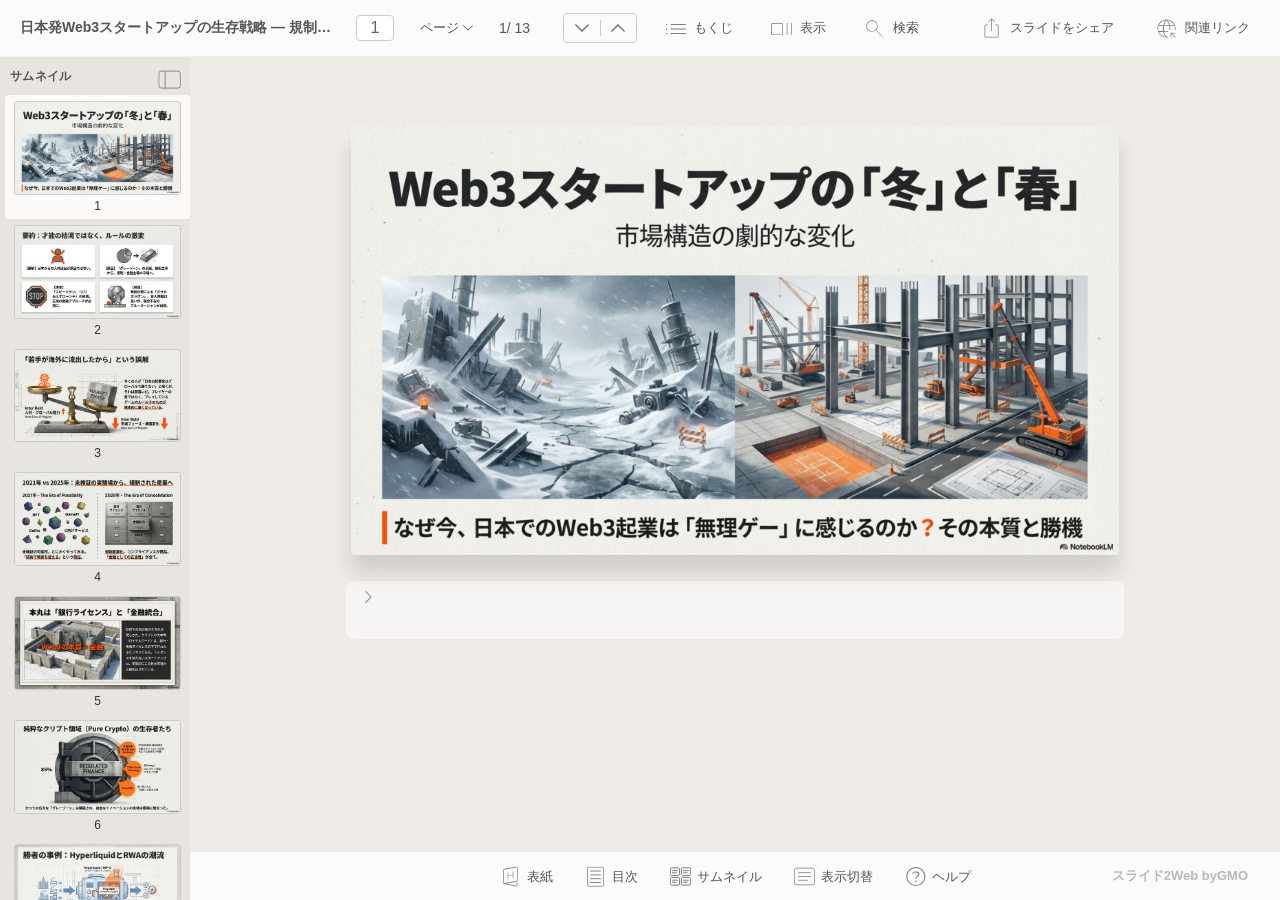
<file: slides_20260202/index.html>
<!DOCTYPE html>
<html lang="ja">

<head>
  <meta charset="UTF-8">
  <meta name="viewport" content="width=device-width, initial-scale=1.0">
  <title>日本発Web3スタートアップの生存戦略 ― 規制と金融統合の時代に、どう勝ち残るか ―｜1〜10ページ</title>
  <link rel="stylesheet" href="style.css">
</head>

<body data-hide-share="false" data-hide-links="false">
  <div id="zoomWrapper">
    <div id="zoomRoot">
      <div id="zoomContent">
  <header class="header">
    <div class="header-mobile">
      <button class="mobile-menu-toggle position-top-right" aria-label="メニュー" aria-expanded="false" aria-controls="mobileMenu">
        <span class="mobile-menu-line"></span>
        <span class="mobile-menu-line"></span>
        <span class="mobile-menu-line"></span>
      </button>
      <h1 class="slide-title mobile-slide-title">日本発Web3スタートアップの生存戦略 ― 規制と金融統合の時代に、どう勝ち残るか ―</h1>
    </div>
    <div class="header-desktop">
      <div class="header-left">
        <h1 class="slide-title">日本発Web3スタートアップの生存戦略 ― 規制と金融統合の時代に、どう勝ち残るか ―</h1>
        <div class="pagination">
          <input type="text" value="1" class="page-input">
          <div class="page-dropdown">
            <span class="page-label">ページ</span>
            <div class="page-menu">
              <div class="page-option" data-page="1">1</div>
              <div class="page-option" data-page="2">2</div>
              <div class="page-option" data-page="3">3</div>
              <div class="page-option" data-page="4">4</div>
              <div class="page-option" data-page="5">5</div>
              <div class="page-option" data-page="6">6</div>
              <div class="page-option" data-page="7">7</div>
              <div class="page-option" data-page="8">8</div>
              <div class="page-option" data-page="9">9</div>
              <div class="page-option" data-page="10">10</div>
              <div class="page-option" data-page="11">11</div>
              <div class="page-option" data-page="12">12</div>
              <div class="page-option" data-page="13">13</div>
            </div>
          </div>
          <span class="page-total"><span class="current-page">1</span> / 13</span>
          <div class="page-btns">
            <button class="page-btn down">
              <img src="assets/chevron.svg" alt="前のページ">
            </button>
            <button class="page-btn up">
              <img src="assets/chevron.svg" alt="次のページ" style="transform: rotate(180deg);">
            </button>
          </div>
        </div>
        <!-- === もくじ === -->
        <div class="header-item" data-menu="toc" data-tooltip="もくじ">
          <img src="assets/list_icon.svg" alt="もくじ">
          <span>もくじ</span>
          <div class="header-menu">
            <p class="index-h"><a href="index.html?page=1"> … 1</a></p>
            <p class="index-h"><a href="index.html?page=2"> … 2</a></p>
            <p class="index-h"><a href="index.html?page=3"> … 3</a></p>
            <p class="index-h"><a href="index.html?page=4"> … 4</a></p>
            <p class="index-h"><a href="index.html?page=5"> … 5</a></p>
            <p class="index-h"><a href="index.html?page=6"> … 6</a></p>
            <p class="index-h"><a href="index.html?page=7"> … 7</a></p>
            <p class="index-h"><a href="index.html?page=8"> … 8</a></p>
            <p class="index-h"><a href="index.html?page=9"> … 9</a></p>
            <p class="index-h"><a href="index.html?page=10"> … 10</a></p>
            <p class="index-h"><a href="2.html?page=11"> … 11</a></p>
            <p class="index-h"><a href="2.html?page=12"> … 12</a></p>
            <p class="index-h"><a href="2.html?page=13"> … 13</a></p>
          </div>
        </div>
        <!-- === 表示 === -->
        <div class="header-item" data-menu="display" data-tooltip="表示">
          <img src="assets/overview_icon.svg" alt="表示">
          <span>表示</span>
          <div class="header-menu display-menu">
            <div class="display-option" data-mode="continuous">
              <span class="checkmark"></span>
              <img src="assets/consec_icon.svg" alt="連続表示">
              <span>連続表示</span>
            </div>
            <div class="display-option" data-mode="single">
              <span class="checkmark">✔︎</span>
              <img src="assets/pageview_icon.svg" alt="1枚ずつ表示">
              <span>1枚ずつ表示</span>
            </div>
            <a href="thumbnail.html" class="display-option" data-mode="thumbnail" style="text-decoration: none">
              <span class="checkmark"></span>
              <img src="assets/thumbnail_icon.svg" alt="サムネイル表示">
              <span>サムネイル表示</span>
            </a>
          </div>
        </div>

        <!-- === 検索 === -->
        <div class="header-item" data-menu="search" data-tooltip="検索">
          <img src="assets/search_icon.svg" alt="検索">
          <span>検索</span>
          <div class="header-menu">
            <input type="text" placeholder="検索キーワードを入力" class="search-input">
            <button class="search-btn">検索</button>
          </div>
        </div>
      </div>

      <div class="header-right">
        <!-- === スライドをシェア === -->
        <div class="header-item" data-menu="share" data-tooltip="スライドをシェア">
          <img src="assets/share_icon.svg" alt="スライドをシェア">
          <span>スライドをシェア</span>
          <div class="header-menu">
            <div class="share-section">
              <h4>スライド全体をシェア</h4>
              <div class="share-icons">
                <img src="assets/x_icon.svg" alt="X">
                <img src="assets/fb_icon.svg" alt="Facebook">
                <div class="share-link">
                  <img src="assets/copy_icon.svg" alt="コピー">
                  <span>リンクをコピー</span>
                </div>
              </div>
            </div>
            <hr class="share-current-page-separator">
            <div class="share-section share-current-page-section">
              <h4>このページをシェア：<span class="share-current-page-text" data-share-current-page-text>1 ページ</span></h4>
              <div class="share-icons">
                <img src="assets/x_icon.svg" alt="X">
                <img src="assets/fb_icon.svg" alt="Facebook">
                <div class="share-link">
                  <img src="assets/copy_icon.svg" alt="コピー">
                  <span>リンクをコピー</span>
                </div>
              </div>
            </div>
          </div>
        </div>

        <!-- === 関連リンク === -->
        <div class="header-item" data-menu="links" data-tooltip="関連リンク">
          <img src="assets/www_icon.svg" alt="関連リンク">
          <span>関連リンク</span>
          <div class="header-menu">
            <ul class="related-links">
              <li><a href="https://open.spotify.com/show/3DlNLpbjdk0sRmgLlLsMet?si=e5bbb1f4d0964ef8" target="_blank"><img src="assets/linkout_icon.svg" alt="別窓"> Podcast</a></li>
              <li><a href="https://x.com/yu_nmzk/" target="_blank"><img src="assets/linkout_icon.svg" alt="別窓"> X.com</a></li>
          </ul>
          </div>
        </div>
      </div>
    </div>
  </header><div class="mobile-menu-overlay" id="mobileMenuOverlay"></div>
<nav class="mobile-menu" id="mobileMenu" aria-hidden="true">
  <ul class="mobile-menu-list">
    <li>
      <a
        href="index.html?page=1"
        data-mobile-action="home"
        class="mobile-menu-link"
      >
        <img
          src="assets/heading_icon.svg"
          alt="表紙"
          class="mobile-menu-icon"
          aria-hidden="true"
        />
        <span>表紙</span>
      </a>
    </li>
    <li>
      <a href="contents.html" data-mobile-action="toc" class="mobile-menu-link">
        <img
          src="assets/index_icon.svg"
          alt="目次"
          class="mobile-menu-icon"
          aria-hidden="true"
        />
        <span>目次</span>
      </a>
    </li>
     <li>
      <button
        type="button"
        data-mobile-action="display-mode"
        class="mobile-menu-link mobile-display-toggle"
      >
        <img
          src="assets/consec_icon.svg"
          alt="連続表示"
          class="mobile-menu-icon"
          aria-hidden="true"
        />
        <span class="mobile-display-toggle-label">連続表示</span>
      </button>
    </li>
     <li>
      <a
        href="thumbnail.html"
        data-mobile-action="thumbnail"
        class="mobile-menu-link"
      >
        <img
          src="assets/thumbnail_icon.svg"
          alt="サムネイル表示"
          class="mobile-menu-icon"
          aria-hidden="true"
        />
        <span>サムネイル表示</span>
      </a>
    </li>
    <li>
      <button
        type="button"
        data-mobile-action="search"
        class="mobile-menu-link"
      >
        <img
          src="assets/search_icon.svg"
          alt="検索"
          class="mobile-menu-icon"
          aria-hidden="true"
        />
        <span>検索</span>
      </button>
    </li>
    <li>
      <button
        type="button"
        data-mobile-action="download"
        class="mobile-menu-link"
      >
        <img
          src="assets/download_icon.svg"
          alt="PDFダウンロード"
          class="mobile-menu-icon"
          aria-hidden="true"
        />
        <span>PDFダウンロード</span>
      </button>
    </li>
    <li>
      <button type="button" data-mobile-action="share" class="mobile-menu-link">
        <img
          src="assets/share_icon.svg"
          alt="スライドをシェア"
          class="mobile-menu-icon"
          aria-hidden="true"
        />
        <span>スライドをシェア</span>
      </button>
    </li>
    <li class="mobile-submenu" id="mobile-related-links">
      <button
        type="button"
        class="mobile-submenu-toggle mobile-menu-link"
        aria-expanded="false"
      >
        <img
          src="assets/www_icon.svg"
          alt="関連リンク"
          class="mobile-menu-icon"
          aria-hidden="true"
        />
        <span>関連リンク</span>
      </button>
      <ul class="mobile-submenu-list" id="mobile-related-links-list">
              <li><a href="https://open.spotify.com/show/3DlNLpbjdk0sRmgLlLsMet?si=e5bbb1f4d0964ef8" target="_blank"><img src="assets/linkout_icon.svg" alt="別窓"> Podcast</a></li>
              <li><a href="https://x.com/yu_nmzk/" target="_blank"><img src="assets/linkout_icon.svg" alt="別窓"> X.com</a></li>
        </ul>
    </li>
    <li>
      <button type="button" data-mobile-action="help" class="mobile-menu-link">
        <img
          src="assets/help_icon.svg"
          alt="ヘルプ"
          class="mobile-menu-icon"
          aria-hidden="true"
        />
        <span>ヘルプ</span>
      </button>
    </li>
  </ul>

  <div class="mobile-menu-footer">
      <a class="footer-brand" href="https://www.slide2web.gmo/" target="_blank" rel="noopener noreferrer">スライド2Web byGMO</a>
  </div>
</nav>
        <div class="layout">
          <aside class="sidebar" id="sidebar">
            <div class="sidebar-header">
              <span>サムネイル</span>
              <button id="toggleSidebar" class="sidebar-toggle">
                <img src="assets/sidebar.svg" alt="close sidebar">
              </button>
            </div>

            <div class="thumbs">
                      <div class="thumbnail" data-page="1">
          <img src="thumbnail/1.webp" alt="ページ 1">
          <span class="thumb-number">1</span>
        </div>
        <div class="thumbnail" data-page="2">
          <img src="thumbnail/2.webp" alt="ページ 2">
          <span class="thumb-number">2</span>
        </div>
        <div class="thumbnail" data-page="3">
          <img src="thumbnail/3.webp" alt="ページ 3">
          <span class="thumb-number">3</span>
        </div>
        <div class="thumbnail" data-page="4">
          <img src="thumbnail/4.webp" alt="ページ 4">
          <span class="thumb-number">4</span>
        </div>
        <div class="thumbnail" data-page="5">
          <img src="thumbnail/5.webp" alt="ページ 5">
          <span class="thumb-number">5</span>
        </div>
        <div class="thumbnail" data-page="6">
          <img src="thumbnail/6.webp" alt="ページ 6">
          <span class="thumb-number">6</span>
        </div>
        <div class="thumbnail" data-page="7">
          <img src="thumbnail/7.webp" alt="ページ 7">
          <span class="thumb-number">7</span>
        </div>
        <div class="thumbnail" data-page="8">
          <img src="thumbnail/8.webp" alt="ページ 8">
          <span class="thumb-number">8</span>
        </div>
        <div class="thumbnail" data-page="9">
          <img src="thumbnail/9.webp" alt="ページ 9">
          <span class="thumb-number">9</span>
        </div>
        <div class="thumbnail" data-page="10">
          <img src="thumbnail/10.webp" alt="ページ 10">
          <span class="thumb-number">10</span>
        </div>
        <div class="thumbnail" data-page="11">
          <img src="thumbnail/11.webp" alt="ページ 11">
          <span class="thumb-number">11</span>
        </div>
        <div class="thumbnail" data-page="12">
          <img src="thumbnail/12.webp" alt="ページ 12">
          <span class="thumb-number">12</span>
        </div>
        <div class="thumbnail" data-page="13">
          <img src="thumbnail/13.webp" alt="ページ 13">
          <span class="thumb-number">13</span>
        </div>
            </div>
            <div class="sidebar-resizer"></div>
          </aside>

          <button id="sidebarCollapsedBtn" class="sidebar-collapsed-btn">
            <img src="assets/sidebar.svg" alt="open sidebar">
          </button>

          <main class="snap-viewer" id="viewer">
                  <div class="page" data-page="1">
        <div class="nav-zone left"></div>
        <div class="page-grid" role="presentation">
          <div class="page-grid__slide">
            <img src="image/1.webp" alt="ページ 1">
          </div>
          <div class="page-grid__text">
            <div class="ocr-container">
              <button type="button" class="ocr-tooltip-trigger">スライドに記載されたテキスト全文はこちら</button>
              <div class="ocr-left">
                <div class="ocr-header">
                  <span class="ocr-chevron"></span>
                </div>
              </div>
              <div class="ocr-right">
                <div class="ocr-box">
                 
                </div>
                <p class="ocr-note">スライドに記載されたテキスト全文：自動抽出のため、画像内のテキストなどが一部表示されない場合がございます。</p>
              </div>
            </div>
          </div>
          <div class="page-grid__spacer" aria-hidden="true"></div>
          <div class="nav-zone right"></div>
        </div>
      </div>
      <div class="page" data-page="2">
        <div class="nav-zone left"></div>
        <div class="page-grid" role="presentation">
          <div class="page-grid__slide">
            <img src="image/2.webp" alt="ページ 2">
          </div>
          <div class="page-grid__text">
            <div class="ocr-container">
              <button type="button" class="ocr-tooltip-trigger">スライドに記載されたテキスト全文はこちら</button>
              <div class="ocr-left">
                <div class="ocr-header">
                  <span class="ocr-chevron"></span>
                </div>
              </div>
              <div class="ocr-right">
                <div class="ocr-box">
                 
                </div>
                <p class="ocr-note">スライドに記載されたテキスト全文：自動抽出のため、画像内のテキストなどが一部表示されない場合がございます。</p>
              </div>
            </div>
          </div>
          <div class="page-grid__spacer" aria-hidden="true"></div>
          <div class="nav-zone right"></div>
        </div>
      </div>
      <div class="page" data-page="3">
        <div class="nav-zone left"></div>
        <div class="page-grid" role="presentation">
          <div class="page-grid__slide">
            <img src="image/3.webp" alt="ページ 3">
          </div>
          <div class="page-grid__text">
            <div class="ocr-container">
              <button type="button" class="ocr-tooltip-trigger">スライドに記載されたテキスト全文はこちら</button>
              <div class="ocr-left">
                <div class="ocr-header">
                  <span class="ocr-chevron"></span>
                </div>
              </div>
              <div class="ocr-right">
                <div class="ocr-box">
                 
                </div>
                <p class="ocr-note">スライドに記載されたテキスト全文：自動抽出のため、画像内のテキストなどが一部表示されない場合がございます。</p>
              </div>
            </div>
          </div>
          <div class="page-grid__spacer" aria-hidden="true"></div>
          <div class="nav-zone right"></div>
        </div>
      </div>
      <div class="page" data-page="4">
        <div class="nav-zone left"></div>
        <div class="page-grid" role="presentation">
          <div class="page-grid__slide">
            <img src="image/4.webp" alt="ページ 4">
          </div>
          <div class="page-grid__text">
            <div class="ocr-container">
              <button type="button" class="ocr-tooltip-trigger">スライドに記載されたテキスト全文はこちら</button>
              <div class="ocr-left">
                <div class="ocr-header">
                  <span class="ocr-chevron"></span>
                </div>
              </div>
              <div class="ocr-right">
                <div class="ocr-box">
                 
                </div>
                <p class="ocr-note">スライドに記載されたテキスト全文：自動抽出のため、画像内のテキストなどが一部表示されない場合がございます。</p>
              </div>
            </div>
          </div>
          <div class="page-grid__spacer" aria-hidden="true"></div>
          <div class="nav-zone right"></div>
        </div>
      </div>
      <div class="page" data-page="5">
        <div class="nav-zone left"></div>
        <div class="page-grid" role="presentation">
          <div class="page-grid__slide">
            <img src="image/5.webp" alt="ページ 5">
          </div>
          <div class="page-grid__text">
            <div class="ocr-container">
              <button type="button" class="ocr-tooltip-trigger">スライドに記載されたテキスト全文はこちら</button>
              <div class="ocr-left">
                <div class="ocr-header">
                  <span class="ocr-chevron"></span>
                </div>
              </div>
              <div class="ocr-right">
                <div class="ocr-box">
                 
                </div>
                <p class="ocr-note">スライドに記載されたテキスト全文：自動抽出のため、画像内のテキストなどが一部表示されない場合がございます。</p>
              </div>
            </div>
          </div>
          <div class="page-grid__spacer" aria-hidden="true"></div>
          <div class="nav-zone right"></div>
        </div>
      </div>
      <div class="page" data-page="6">
        <div class="nav-zone left"></div>
        <div class="page-grid" role="presentation">
          <div class="page-grid__slide">
            <img src="image/6.webp" alt="ページ 6">
          </div>
          <div class="page-grid__text">
            <div class="ocr-container">
              <button type="button" class="ocr-tooltip-trigger">スライドに記載されたテキスト全文はこちら</button>
              <div class="ocr-left">
                <div class="ocr-header">
                  <span class="ocr-chevron"></span>
                </div>
              </div>
              <div class="ocr-right">
                <div class="ocr-box">
                 
                </div>
                <p class="ocr-note">スライドに記載されたテキスト全文：自動抽出のため、画像内のテキストなどが一部表示されない場合がございます。</p>
              </div>
            </div>
          </div>
          <div class="page-grid__spacer" aria-hidden="true"></div>
          <div class="nav-zone right"></div>
        </div>
      </div>
      <div class="page" data-page="7">
        <div class="nav-zone left"></div>
        <div class="page-grid" role="presentation">
          <div class="page-grid__slide">
            <img src="image/7.webp" alt="ページ 7">
          </div>
          <div class="page-grid__text">
            <div class="ocr-container">
              <button type="button" class="ocr-tooltip-trigger">スライドに記載されたテキスト全文はこちら</button>
              <div class="ocr-left">
                <div class="ocr-header">
                  <span class="ocr-chevron"></span>
                </div>
              </div>
              <div class="ocr-right">
                <div class="ocr-box">
                 
                </div>
                <p class="ocr-note">スライドに記載されたテキスト全文：自動抽出のため、画像内のテキストなどが一部表示されない場合がございます。</p>
              </div>
            </div>
          </div>
          <div class="page-grid__spacer" aria-hidden="true"></div>
          <div class="nav-zone right"></div>
        </div>
      </div>
      <div class="page" data-page="8">
        <div class="nav-zone left"></div>
        <div class="page-grid" role="presentation">
          <div class="page-grid__slide">
            <img src="image/8.webp" alt="ページ 8">
          </div>
          <div class="page-grid__text">
            <div class="ocr-container">
              <button type="button" class="ocr-tooltip-trigger">スライドに記載されたテキスト全文はこちら</button>
              <div class="ocr-left">
                <div class="ocr-header">
                  <span class="ocr-chevron"></span>
                </div>
              </div>
              <div class="ocr-right">
                <div class="ocr-box">
                 
                </div>
                <p class="ocr-note">スライドに記載されたテキスト全文：自動抽出のため、画像内のテキストなどが一部表示されない場合がございます。</p>
              </div>
            </div>
          </div>
          <div class="page-grid__spacer" aria-hidden="true"></div>
          <div class="nav-zone right"></div>
        </div>
      </div>
      <div class="page" data-page="9">
        <div class="nav-zone left"></div>
        <div class="page-grid" role="presentation">
          <div class="page-grid__slide">
            <img src="image/9.webp" alt="ページ 9">
          </div>
          <div class="page-grid__text">
            <div class="ocr-container">
              <button type="button" class="ocr-tooltip-trigger">スライドに記載されたテキスト全文はこちら</button>
              <div class="ocr-left">
                <div class="ocr-header">
                  <span class="ocr-chevron"></span>
                </div>
              </div>
              <div class="ocr-right">
                <div class="ocr-box">
                 
                </div>
                <p class="ocr-note">スライドに記載されたテキスト全文：自動抽出のため、画像内のテキストなどが一部表示されない場合がございます。</p>
              </div>
            </div>
          </div>
          <div class="page-grid__spacer" aria-hidden="true"></div>
          <div class="nav-zone right"></div>
        </div>
      </div>
      <div class="page" data-page="10">
        <div class="nav-zone left"></div>
        <div class="page-grid" role="presentation">
          <div class="page-grid__slide">
            <img src="image/10.webp" alt="ページ 10">
          </div>
          <div class="page-grid__text">
            <div class="ocr-container">
              <button type="button" class="ocr-tooltip-trigger">スライドに記載されたテキスト全文はこちら</button>
              <div class="ocr-left">
                <div class="ocr-header">
                  <span class="ocr-chevron"></span>
                </div>
              </div>
              <div class="ocr-right">
                <div class="ocr-box">
                 
                </div>
                <p class="ocr-note">スライドに記載されたテキスト全文：自動抽出のため、画像内のテキストなどが一部表示されない場合がございます。</p>
              </div>
            </div>
          </div>
          <div class="page-grid__spacer" aria-hidden="true"></div>
          <div class="nav-zone right"></div>
        </div>
      </div>
          </main>
        </div>

  <footer class="footer">
    <div class="footer-inner">
      <div class="footer-toc-links" aria-label="フッタークイックリンク">
        <a href="index.html?page=1" style="text-decoration: none;" class="footer-toc-btn">
          <img src="assets/heading_icon.svg" alt="表紙へ">
          <span>表紙</span>
        </a>
        <a href="contents.html" class="footer-toc-btn" style="text-decoration: none;">
          <img src="assets/index_icon.svg" alt="目次">
          <span>目次</span>
        </a>
        <a href="thumbnail.html" class="footer-toc-btn" style="text-decoration: none;">
          <img src="assets/thumbnail_icon.svg" alt="サムネイル表示">
          <span>サムネイル</span>
        </a>
        <button type="button" class="footer-toc-btn" data-footer-action="display" data-tooltip="スライドを 連続表示 ⇔ 1枚ずつ表示">
          <img src="assets/consec_icon.svg" alt="表示切り替え">
          <span>表示切替</span>
        </button>
        <button type="button" class="footer-toc-btn download" data-footer-action="download">
          <img src="assets/download_icon.svg" alt="PDFダウンロード">
          <span>PDF</span>
        </button>
        <button type="button" class="footer-toc-btn help" data-footer-action="help">
          <img src="assets/help_icon.svg" alt="ヘルプ　操作方法のご案内">
          <span>ヘルプ</span>
        </button>
      </div>
      <div class="footer-right">
        <a class="footer-brand" href="https://www.slide2web.gmo/" target="_blank" rel="noopener noreferrer">スライド2Web byGMO</a>
      </div>
    </div>
  </footer>
        <script src="script.js"></script>
      </div>

  <!-- === ヘルプモーダル === -->
  <div id="helpModal" class="modal">
    <button class="modal-close">✕</button>
    <div class="modal-content">
      <h2>ヘルプ　操作方法のご案内</h2>
      <p><strong>スライドの操作方法</strong></p>
      <ul>
        <li>スライドの表示は、「1枚ずつ表示」と「連続表示」を切り替えられます。ヘッダーの「表示」メニュー、または画面下部フッターの「表示切替ボタン」から変更できます。</li>
        <li>「1枚ずつ表示」画面では、スライドの右側をクリックすると「次のスライド」、左側をクリックすると「前のスライド」を表示できます（クリック領域はスライド中央を境に左右に分かれています）。</li>
        <li>スライド下部の「＞TEXT」をクリックすると、スライドに記載されているテキスト全文が表示されます。再度クリックすると、表示を閉じることができます。テキストを引用する際にご活用いただけます。また、URLが記載されている場合は、リンクが有効になります。</li>
      </ul>
      <p><strong>ヘッダー（画面上部の帯）</strong></p>
      <ul>
        <li>画面左上の「資料のタイトル」をクリックすると、最初のスライドが表示されます。</li>
        <li>「ページ」をクリックすると、プルダウンメニューから「ページ数」を選択できます。</li>
        <li>「ページ」欄の左側にある番号入力ボックスに、表示したいページ番号を直接入力できます。</li>
        <li>「検索」機能を利用すると、入力した文字列が含まれているページを簡単に見つけることができます。</li>
      </ul>
      <p><strong>フッター（画面下部の帯）</strong></p>
      <ul>
        <li>表紙：最初のスライドが表示されます。</li>
        <li>目次：目次ページが表示されます。</li>
        <li>サムネイル：サムネイル一覧ページが表示されます。</li>
        <li>表示切り替え：ボタンを押すことで、スライドの「1枚ずつ表示」と「連続表示」を切り替えることができます。</li>
      </ul>
      <p><strong>左側サムネイルエリア</strong></p>
      <ul>
        <li>左側サムネイルエリアのスクロールバーの左側付近をクリックして左右にドラッグすることで、サムネイルのサイズを調整できます。</li>
      </ul>
      <p>
        本HTMLスライドは、<a href="https://www.slide2web.gmo/" target="_blank">「スライド2Web byGMO」</a>で作成されています。
      </p>
    </div>
  </div>  <!-- === モバイル検索モーダル === -->
  <div id="mobileSearchModal" class="modal mobile-modal">
    <button class="modal-close">✕</button>
    <div class="modal-content">
      <h2>検索</h2>
      <div class="mobile-search-group">
        <input type="text" placeholder="検索キーワードを入力" class="search-input">
        <button class="search-btn">検索</button>
      </div>
    </div>
  </div>

  <!-- === 検索結果モーダル === -->
  <div id="searchResultsModal" class="modal search-modal">
    <button class="modal-close" aria-label="検索結果を閉じる">✕</button>
    <div class="modal-content">
      <div class="search-modal-header">
        <h2>検索結果</h2>
        <p class="search-modal-summary">キーワードに一致したスライドを表示しています。</p>
        <p class="search-results-empty" hidden>該当する結果がありませんでした。</p>
      </div>
      <div class="search-results-list" aria-live="polite"></div>
    </div>
  </div>  <!-- === モバイル共有モーダル === -->
  <div id="mobileShareModal" class="modal mobile-modal">
    <button class="modal-close">✕</button>
    <div class="modal-content">
      <h2>スライドをシェア</h2>
      <div class="share-section">
        <h4>スライド全体をシェア</h4>
        <div class="share-icons">
          <img src="assets/x_icon.svg" alt="X">
          <img src="assets/fb_icon.svg" alt="Facebook">
          <div class="share-link">
            <img src="assets/copy_icon.svg" alt="コピー">
            <span>リンクをコピー</span>
          </div>
        </div>
      </div>
      <hr class="share-current-page-separator">
      <div class="share-section share-current-page-section">
        <h4>このページをシェア：<span class="share-current-page-text" data-share-current-page-text>1 ページ</span></h4>
        <div class="share-icons">
          <img src="assets/x_icon.svg" alt="X">
          <img src="assets/fb_icon.svg" alt="Facebook">
          <div class="share-link">
            <img src="assets/copy_icon.svg" alt="コピー">
            <span>リンクをコピー</span>
          </div>
        </div>
      </div>
    </div>
  </div>    </div>
  </div>
</body>

</html>
</file>
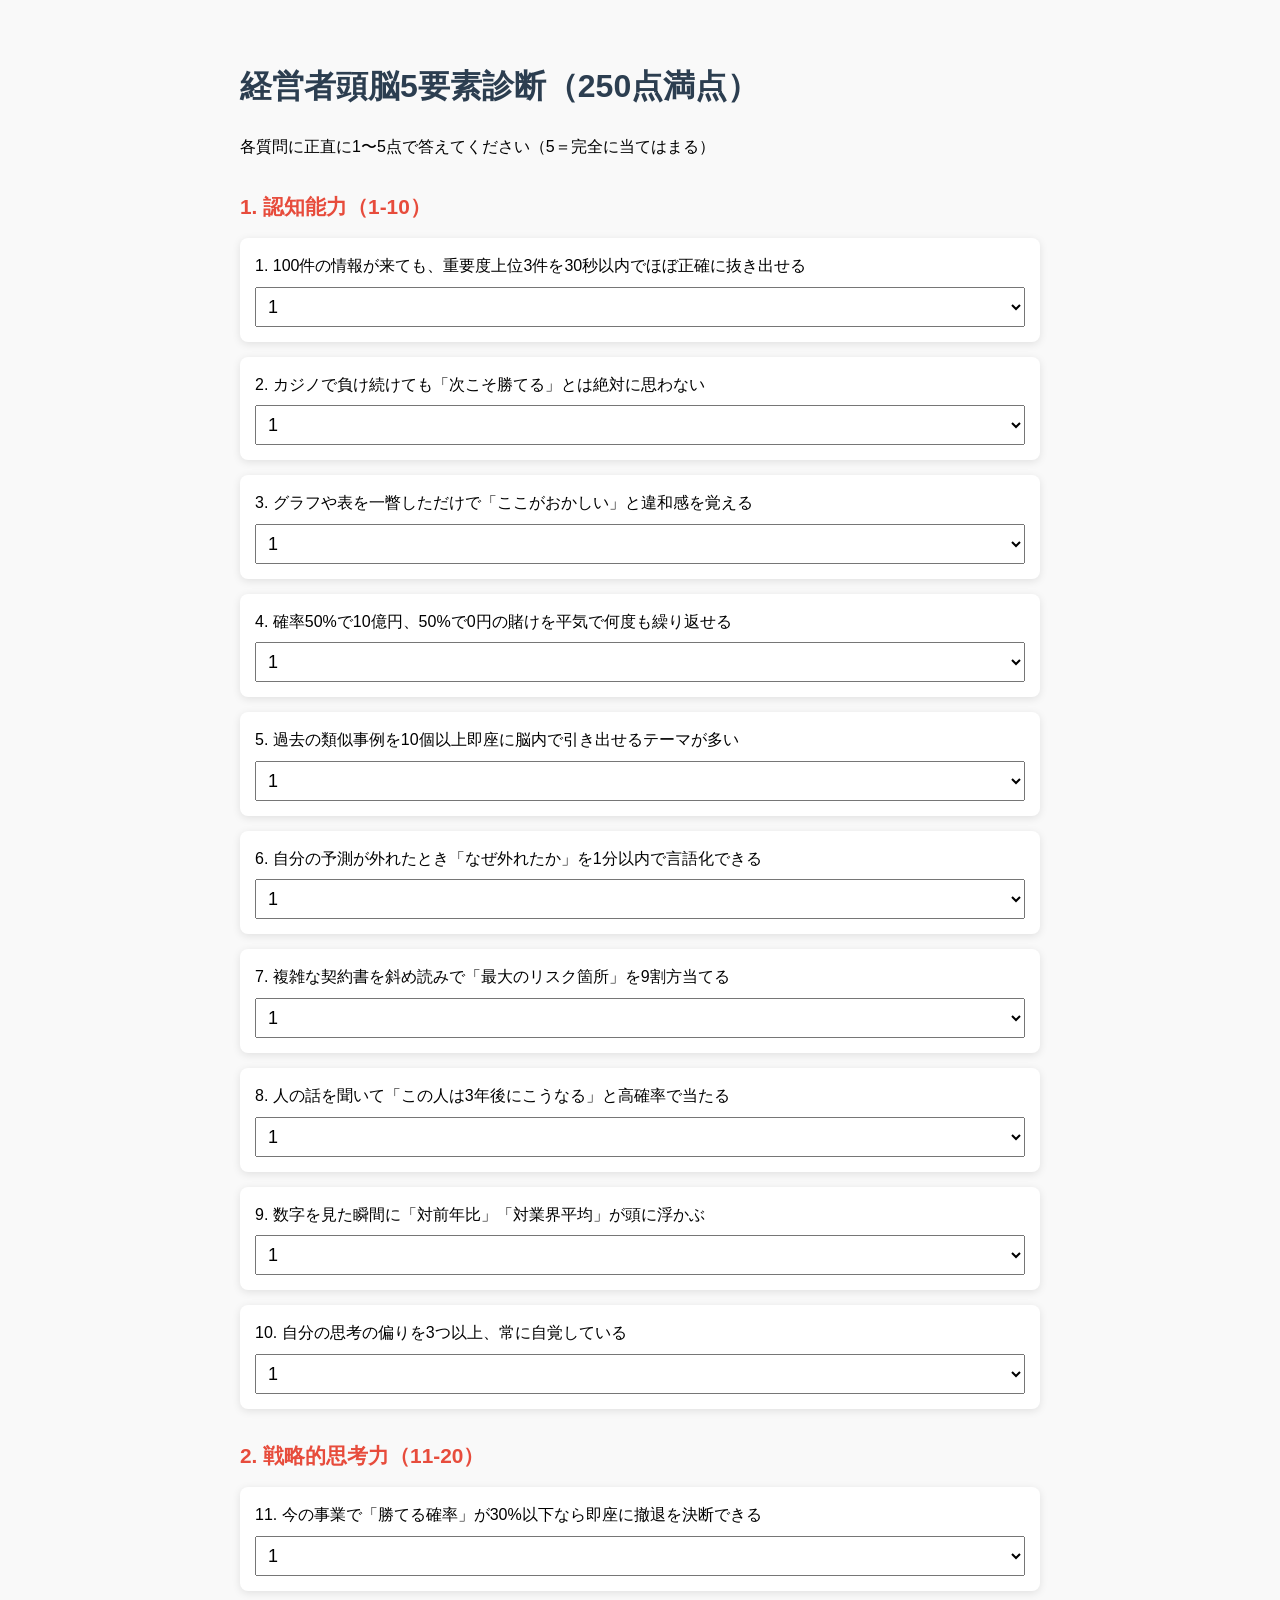
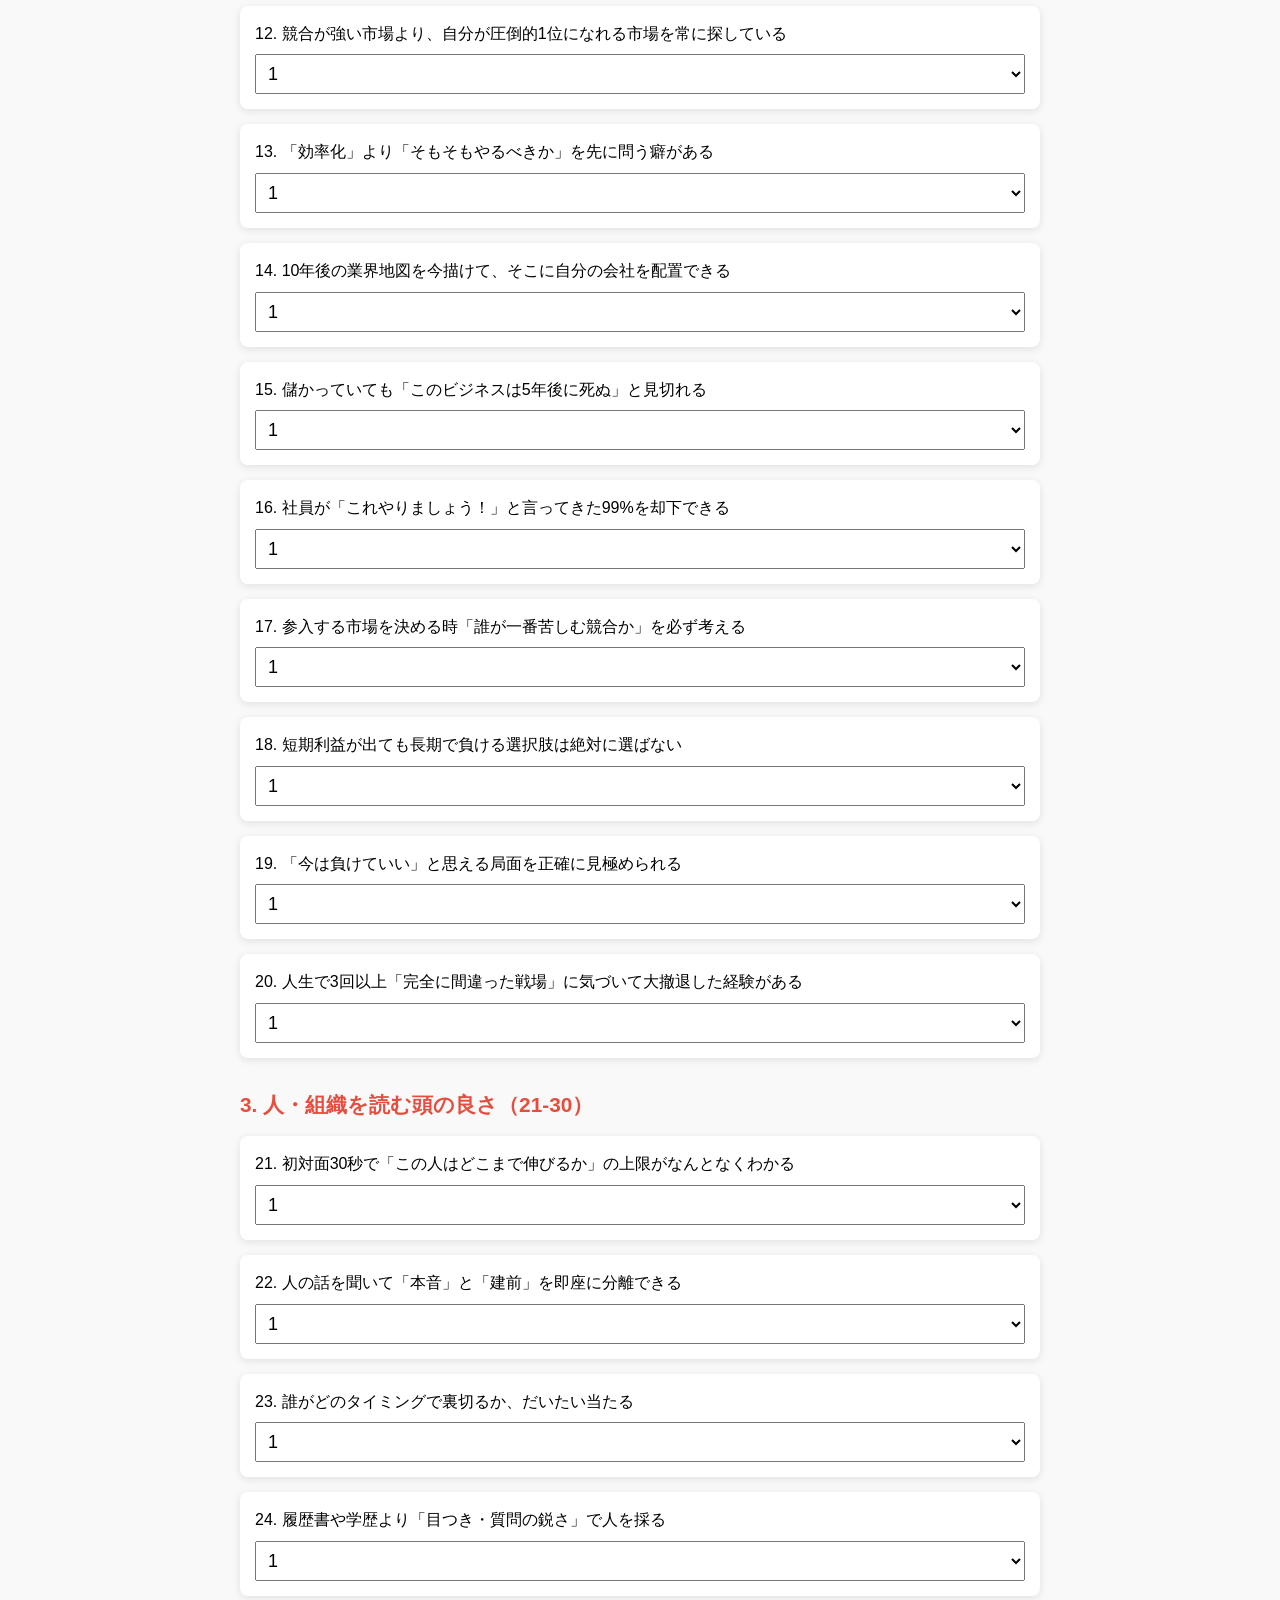
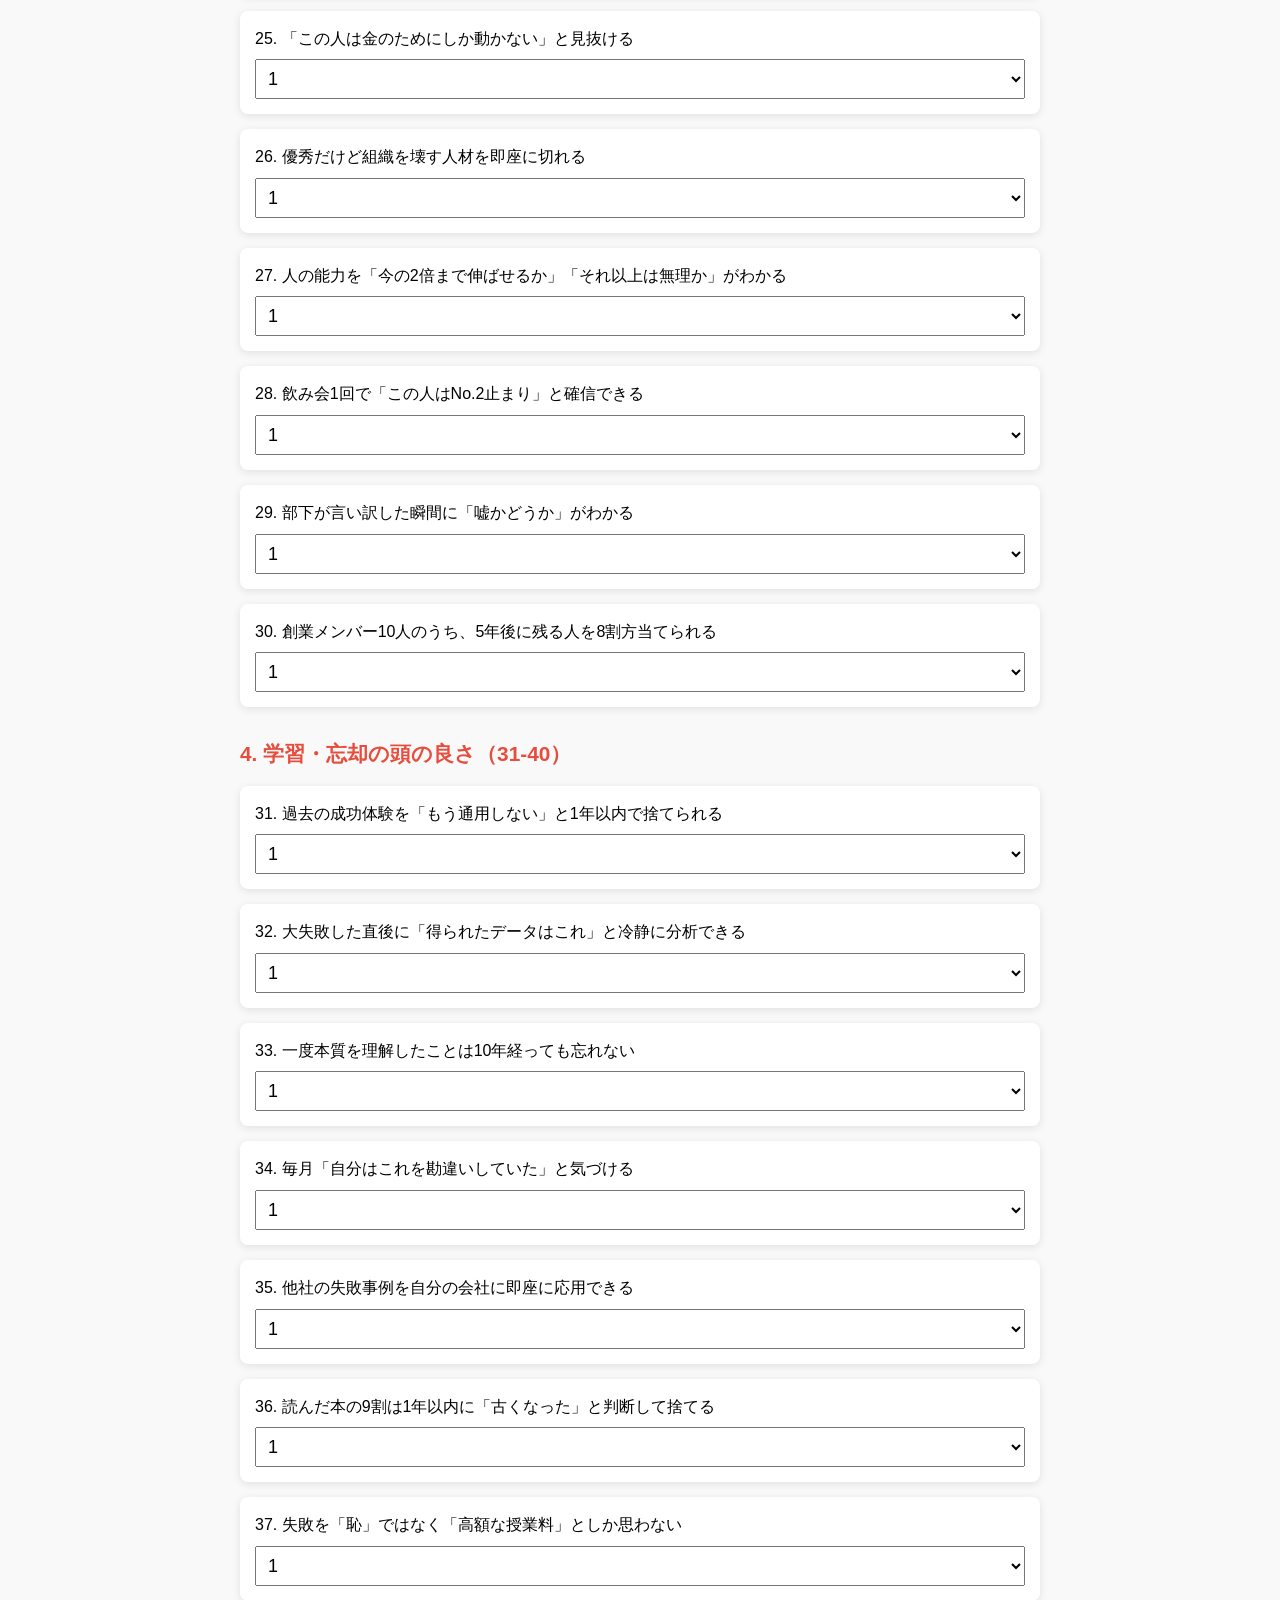
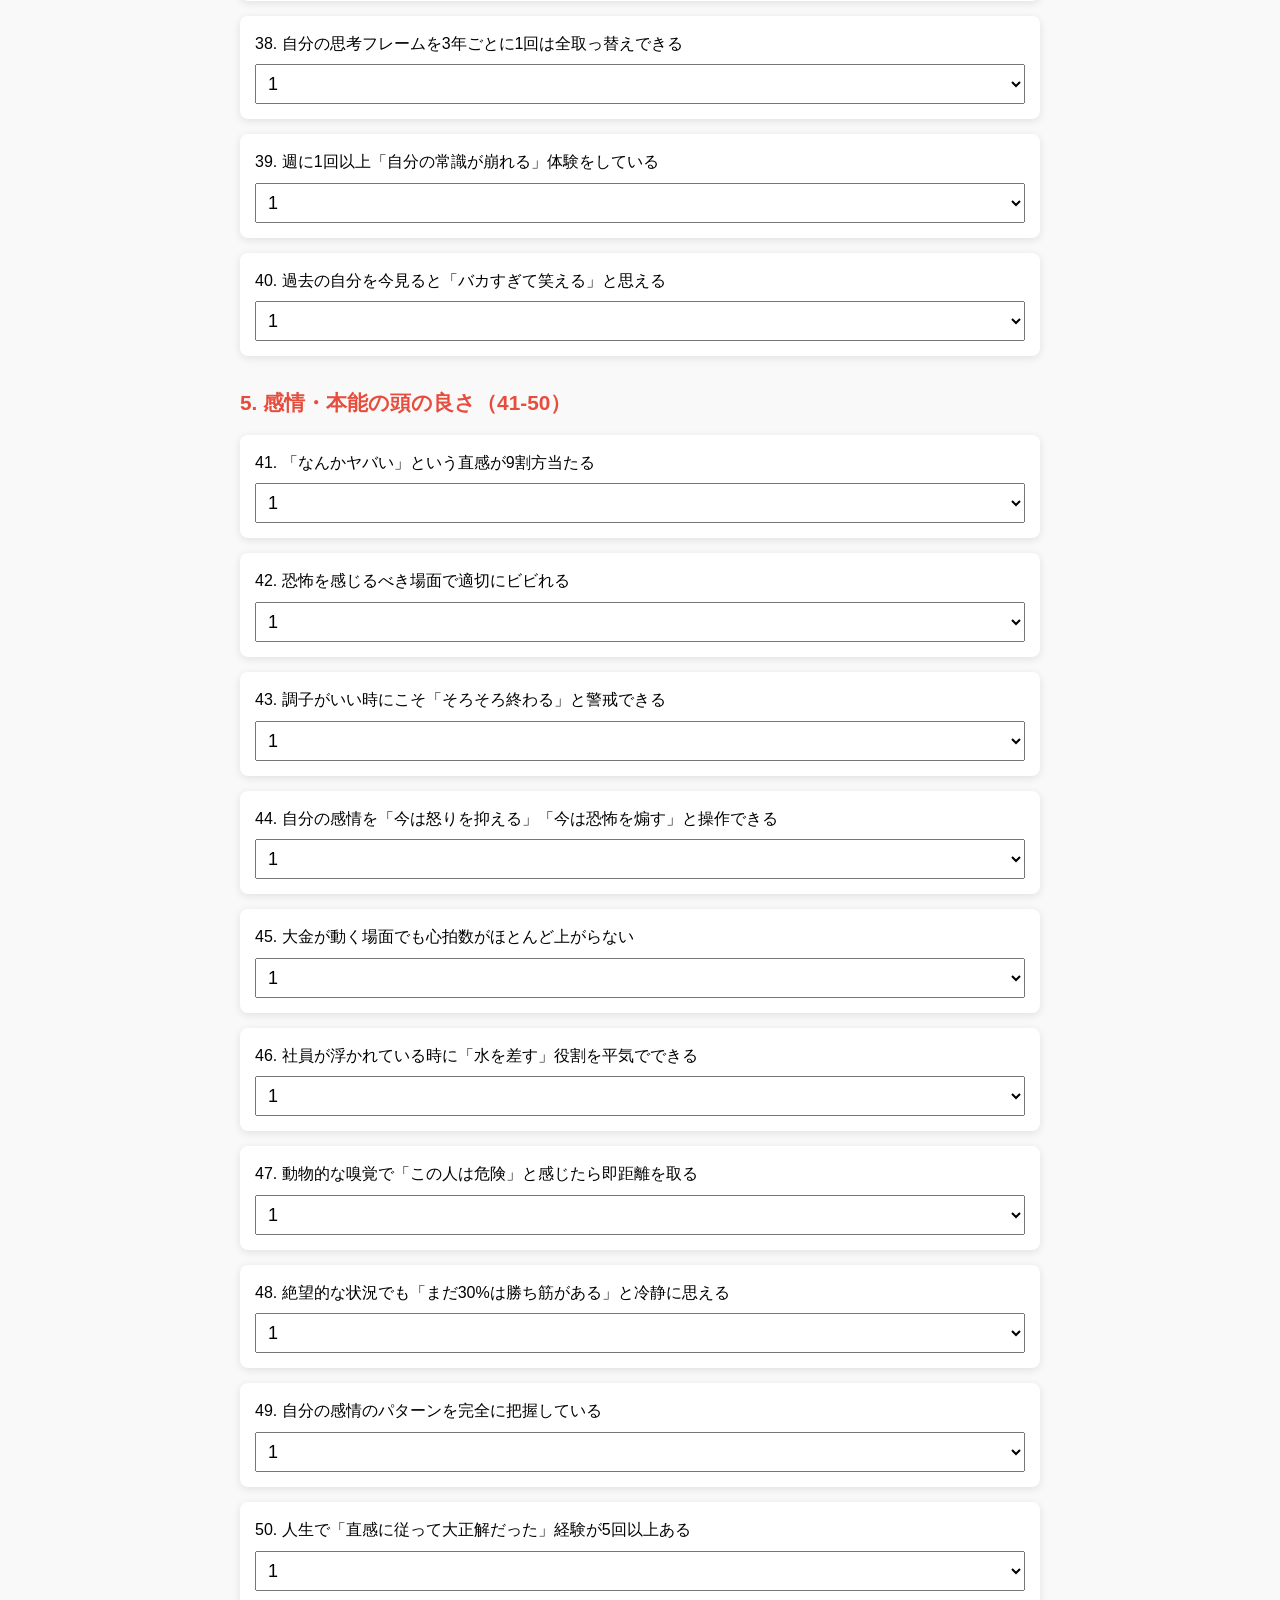
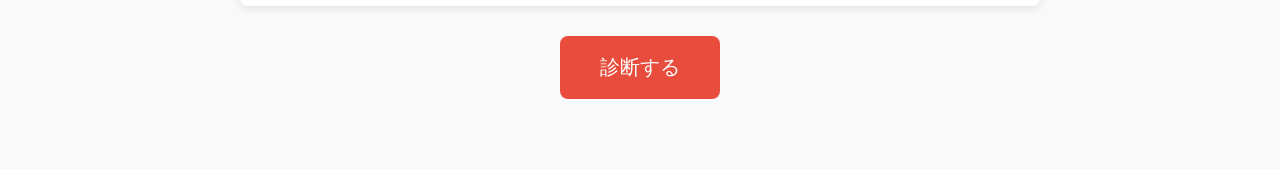
<file: ceo-brain-test.html>
<!DOCTYPE html>
<html lang="ja">
<head>
  <meta charset="UTF-8">
  <meta name="viewport" content="width=device-width, initial-scale=1.0">
  <title>経営者頭脳5要素診断（250点満点）</title>
  <style>
    body { font-family: Meiryo, sans-serif; max-width: 800px; margin: 20px auto; line-height: 1.6; background: #f9f9f9; padding: 20px; }
    h1, h2 { color: #2c3e50; }
    .category { font-weight: bold; font-size: 1.3em; color: #e74c3c; margin: 30px 0 15px; }
    .question { margin: 15px 0; padding: 15px; background: white; border-radius: 8px; box-shadow: 0 2px 8px rgba(0,0,0,0.1); }
    select { font-size: 18px; padding: 8px; width: 100%; margin-top: 8px; }
    button { padding: 18px 40px; font-size: 20px; background: #e74c3c; color: white; border: none; border-radius: 8px; cursor: pointer; margin: 30px auto; display: block; }
    button:hover { background: #c0392b; }
    .result { margin-top: 40px; padding: 25px; background: #2c3e50; color: white; border-radius: 12px; font-size: 1.4em; text-align: center; display: none; }
  </style>
</head>
<body>
  <h1>経営者頭脳5要素診断（250点満点）</h1>
  <p>各質問に正直に1〜5点で答えてください（5＝完全に当てはまる）</p>

  <form id="quiz">

    <div class="category">1. 認知能力（1-10）</div>
    <div class="question">1. 100件の情報が来ても、重要度上位3件を30秒以内でほぼ正確に抜き出せる<br><select name="q1"><option value="1">1</option><option value="2">2</option><option value="3">3</option><option value="4">4</option><option value="5">5</option></select></div>
    <div class="question">2. カジノで負け続けても「次こそ勝てる」とは絶対に思わない<br><select name="q2"><option value="1">1</option><option value="2">2</option><option value="3">3</option><option value="4">4</option><option value="5">5</option></select></div>
    <div class="question">3. グラフや表を一瞥しただけで「ここがおかしい」と違和感を覚える<br><select name="q3"><option value="1">1</option><option value="2">2</option><option value="3">3</option><option value="4">4</option><option value="5">5</option></select></div>
    <div class="question">4. 確率50%で10億円、50%で0円の賭けを平気で何度も繰り返せる<br><select name="q4"><option value="1">1</option><option value="2">2</option><option value="3">3</option><option value="4">4</option><option value="5">5</option></select></div>
    <div class="question">5. 過去の類似事例を10個以上即座に脳内で引き出せるテーマが多い<br><select name="q5"><option value="1">1</option><option value="2">2</option><option value="3">3</option><option value="4">4</option><option value="5">5</option></select></div>
    <div class="question">6. 自分の予測が外れたとき「なぜ外れたか」を1分以内で言語化できる<br><select name="q6"><option value="1">1</option><option value="2">2</option><option value="3">3</option><option value="4">4</option><option value="5">5</option></select></div>
    <div class="question">7. 複雑な契約書を斜め読みで「最大のリスク箇所」を9割方当てる<br><select name="q7"><option value="1">1</option><option value="2">2</option><option value="3">3</option><option value="4">4</option><option value="5">5</option></select></div>
    <div class="question">8. 人の話を聞いて「この人は3年後にこうなる」と高確率で当たる<br><select name="q8"><option value="1">1</option><option value="2">2</option><option value="3">3</option><option value="4">4</option><option value="5">5</option></select></div>
    <div class="question">9. 数字を見た瞬間に「対前年比」「対業界平均」が頭に浮かぶ<br><select name="q9"><option value="1">1</option><option value="2">2</option><option value="3">3</option><option value="4">4</option><option value="5">5</option></select></div>
    <div class="question">10. 自分の思考の偏りを3つ以上、常に自覚している<br><select name="q10"><option value="1">1</option><option value="2">2</option><option value="3">3</option><option value="4">4</option><option value="5">5</option></select></div>

    <div class="category">2. 戦略的思考力（11-20）</div>
    <div class="question">11. 今の事業で「勝てる確率」が30%以下なら即座に撤退を決断できる<br><select name="q11"><option value="1">1</option><option value="2">2</option><option value="3">3</option><option value="4">4</option><option value="5">5</option></select></div>
    <div class="question">12. 競合が強い市場より、自分が圧倒的1位になれる市場を常に探している<br><select name="q12"><option value="1">1</option><option value="2">2</option><option value="3">3</option><option value="4">4</option><option value="5">5</option></select></div>
    <div class="question">13. 「効率化」より「そもそもやるべきか」を先に問う癖がある<br><select name="q13"><option value="1">1</option><option value="2">2</option><option value="3">3</option><option value="4">4</option><option value="5">5</option></select></div>
    <div class="question">14. 10年後の業界地図を今描けて、そこに自分の会社を配置できる<br><select name="q14"><option value="1">1</option><option value="2">2</option><option value="3">3</option><option value="4">4</option><option value="5">5</option></select></div>
    <div class="question">15. 儲かっていても「このビジネスは5年後に死ぬ」と見切れる<br><select name="q15"><option value="1">1</option><option value="2">2</option><option value="3">3</option><option value="4">4</option><option value="5">5</option></select></div>
    <div class="question">16. 社員が「これやりましょう！」と言ってきた99%を却下できる<br><select name="q16"><option value="1">1</option><option value="2">2</option><option value="3">3</option><option value="4">4</option><option value="5">5</option></select></div>
    <div class="question">17. 参入する市場を決める時「誰が一番苦しむ競合か」を必ず考える<br><select name="q17"><option value="1">1</option><option value="2">2</option><option value="3">3</option><option value="4">4</option><option value="5">5</option></select></div>
    <div class="question">18. 短期利益が出ても長期で負ける選択肢は絶対に選ばない<br><select name="q18"><option value="1">1</option><option value="2">2</option><option value="3">3</option><option value="4">4</option><option value="5">5</option></select></div>
    <div class="question">19. 「今は負けていい」と思える局面を正確に見極められる<br><select name="q19"><option value="1">1</option><option value="2">2</option><option value="3">3</option><option value="4">4</option><option value="5">5</option></select></div>
    <div class="question">20. 人生で3回以上「完全に間違った戦場」に気づいて大撤退した経験がある<br><select name="q20"><option value="1">1</option><option value="2">2</option><option value="3">3</option><option value="4">4</option><option value="5">5</option></select></div>

    <div class="category">3. 人・組織を読む頭の良さ（21-30）</div>
    <div class="question">21. 初対面30秒で「この人はどこまで伸びるか」の上限がなんとなくわかる<br><select name="q21"><option value="1">1</option><option value="2">2</option><option value="3">3</option><option value="4">4</option><option value="5">5</option></select></div>
    <div class="question">22. 人の話を聞いて「本音」と「建前」を即座に分離できる<br><select name="q22"><option value="1">1</option><option value="2">2</option><option value="3">3</option><option value="4">4</option><option value="5">5</option></select></div>
    <div class="question">23. 誰がどのタイミングで裏切るか、だいたい当たる<br><select name="q23"><option value="1">1</option><option value="2">2</option><option value="3">3</option><option value="4">4</option><option value="5">5</option></select></div>
    <div class="question">24. 履歴書や学歴より「目つき・質問の鋭さ」で人を採る<br><select name="q24"><option value="1">1</option><option value="2">2</option><option value="3">3</option><option value="4">4</option><option value="5">5</option></select></div>
    <div class="question">25. 「この人は金のためにしか動かない」と見抜ける<br><select name="q25"><option value="1">1</option><option value="2">2</option><option value="3">3</option><option value="4">4</option><option value="5">5</option></select></div>
    <div class="question">26. 優秀だけど組織を壊す人材を即座に切れる<br><select name="q26"><option value="1">1</option><option value="2">2</option><option value="3">3</option><option value="4">4</option><option value="5">5</option></select></div>
    <div class="question">27. 人の能力を「今の2倍まで伸ばせるか」「それ以上は無理か」がわかる<br><select name="q27"><option value="1">1</option><option value="2">2</option><option value="3">3</option><option value="4">4</option><option value="5">5</option></select></div>
    <div class="question">28. 飲み会1回で「この人はNo.2止まり」と確信できる<br><select name="q28"><option value="1">1</option><option value="2">2</option><option value="3">3</option><option value="4">4</option><option value="5">5</option></select></div>
    <div class="question">29. 部下が言い訳した瞬間に「嘘かどうか」がわかる<br><select name="q29"><option value="1">1</option><option value="2">2</option><option value="3">3</option><option value="4">4</option><option value="5">5</option></select></div>
    <div class="question">30. 創業メンバー10人のうち、5年後に残る人を8割方当てられる<br><select name="q30"><option value="1">1</option><option value="2">2</option><option value="3">3</option><option value="4">4</option><option value="5">5</option></select></div>

    <div class="category">4. 学習・忘却の頭の良さ（31-40）</div>
    <div class="question">31. 過去の成功体験を「もう通用しない」と1年以内で捨てられる<br><select name="q31"><option value="1">1</option><option value="2">2</option><option value="3">3</option><option value="4">4</option><option value="5">5</option></select></div>
    <div class="question">32. 大失敗した直後に「得られたデータはこれ」と冷静に分析できる<br><select name="q32"><option value="1">1</option><option value="2">2</option><option value="3">3</option><option value="4">4</option><option value="5">5</option></select></div>
    <div class="question">33. 一度本質を理解したことは10年経っても忘れない<br><select name="q33"><option value="1">1</option><option value="2">2</option><option value="3">3</option><option value="4">4</option><option value="5">5</option></select></div>
    <div class="question">34. 毎月「自分はこれを勘違いしていた」と気づける<br><select name="q34"><option value="1">1</option><option value="2">2</option><option value="3">3</option><option value="4">4</option><option value="5">5</option></select></div>
    <div class="question">35. 他社の失敗事例を自分の会社に即座に応用できる<br><select name="q35"><option value="1">1</option><option value="2">2</option><option value="3">3</option><option value="4">4</option><option value="5">5</option></select></div>
    <div class="question">36. 読んだ本の9割は1年以内に「古くなった」と判断して捨てる<br><select name="q36"><option value="1">1</option><option value="2">2</option><option value="3">3</option><option value="4">4</option><option value="5">5</option></select></div>
    <div class="question">37. 失敗を「恥」ではなく「高額な授業料」としか思わない<br><select name="q37"><option value="1">1</option><option value="2">2</option><option value="3">3</option><option value="4">4</option><option value="5">5</option></select></div>
    <div class="question">38. 自分の思考フレームを3年ごとに1回は全取っ替えできる<br><select name="q38"><option value="1">1</option><option value="2">2</option><option value="3">3</option><option value="4">4</option><option value="5">5</option></select></div>
    <div class="question">39. 週に1回以上「自分の常識が崩れる」体験をしている<br><select name="q39"><option value="1">1</option><option value="2">2</option><option value="3">3</option><option value="4">4</option><option value="5">5</option></select></div>
    <div class="question">40. 過去の自分を今見ると「バカすぎて笑える」と思える<br><select name="q40"><option value="1">1</option><option value="2">2</option><option value="3">3</option><option value="4">4</option><option value="5">5</option></select></div>

    <div class="category">5. 感情・本能の頭の良さ（41-50）</div>
    <div class="question">41. 「なんかヤバい」という直感が9割方当たる<br><select name="q41"><option value="1">1</option><option value="2">2</option><option value="3">3</option><option value="4">4</option><option value="5">5</option></select></div>
    <div class="question">42. 恐怖を感じるべき場面で適切にビビれる<br><select name="q42"><option value="1">1</option><option value="2">2</option><option value="3">3</option><option value="4">4</option><option value="5">5</option></select></div>
    <div class="question">43. 調子がいい時にこそ「そろそろ終わる」と警戒できる<br><select name="q43"><option value="1">1</option><option value="2">2</option><option value="3">3</option><option value="4">4</option><option value="5">5</option></select></div>
    <div class="question">44. 自分の感情を「今は怒りを抑える」「今は恐怖を煽す」と操作できる<br><select name="q44"><option value="1">1</option><option value="2">2</option><option value="3">3</option><option value="4">4</option><option value="5">5</option></select></div>
    <div class="question">45. 大金が動く場面でも心拍数がほとんど上がらない<br><select name="q45"><option value="1">1</option><option value="2">2</option><option value="3">3</option><option value="4">4</option><option value="5">5</option></select></div>
    <div class="question">46. 社員が浮かれている時に「水を差す」役割を平気でできる<br><select name="q46"><option value="1">1</option><option value="2">2</option><option value="3">3</option><option value="4">4</option><option value="5">5</option></select></div>
    <div class="question">47. 動物的な嗅覚で「この人は危険」と感じたら即距離を取る<br><select name="q47"><option value="1">1</option><option value="2">2</option><option value="3">3</option><option value="4">4</option><option value="5">5</option></select></div>
    <div class="question">48. 絶望的な状況でも「まだ30%は勝ち筋がある」と冷静に思える<br><select name="q48"><option value="1">1</option><option value="2">2</option><option value="3">3</option><option value="4">4</option><option value="5">5</option></select></div>
    <div class="question">49. 自分の感情のパターンを完全に把握している<br><select name="q49"><option value="1">1</option><option value="2">2</option><option value="3">3</option><option value="4">4</option><option value="5">5</option></select></div>
    <div class="question">50. 人生で「直感に従って大正解だった」経験が5回以上ある<br><select name="q50"><option value="1">1</option><option value="2">2</option><option value="3">3</option><option value="4">4</option><option value="5">5</option></select></div>

  </form>

  <button type="button" onclick="calculate()">診断する</button>

  <div id="result" class="result"></div>

  <script>
    function calculate() {
      let total = 0;
      let scores = [0,0,0,0,0]; // 各要素の合計

      for(let i=1; i<=50; i++){
        let val = parseInt(document.querySelector(`select[name=q${i}]`).value);
        total += val;

        if(i<=10) scores[0] += val;
        else if(i<=20) scores[1] += val;
        else if(i<=30) scores[2] += val;
        else if(i<=40) scores[3] += val;
        else scores[4] += val;
      }

      let msg = `<strong>総合点：${total}点 / 250点</strong><br><br>`;
      if(total >= 215) msg += `【怪物級】すでに別次元の経営者脳。あなたは危険人物です`;
      else if(total >= 190) msg += `【超一級】ほぼ確実に大物経営者になれるレベル`;
      else if(total >= 165) msg += `【一級】鍛えれば東証プライム級も狙える`;
      else if(total >= 140) msg += `【準一級】中小企業なら十分勝てるレベル`;
      else if(total >= 115) msg += `【平均的優秀層】経営はまだ厳しいかも`;
      else msg += `【サラリーマン脳】根本から変革必須`;

      msg += `<br><br><strong>【5要素内訳】</strong><br>
        1. 認知能力：${scores[0]}/50<br>
        2. 戦略的思考力：${scores[1]}/50<br>
        3. 人・組織を読む力：${scores[2]}/50<br>
        4. 学習・忘却の力：${scores[3]}/50<br>
        5. 感情・本能の力：${scores[4]}/50<br><br>
        → 一番低い要素を今すぐ集中強化してください。2-3年で別人になります。`;

      document.getElementById('result').innerHTML = msg;
      document.getElementById('result').style.display = 'block';
      document.getElementById('result').scrollIntoView({behavior: "smooth"});
    }
  </script>
</body>
</html>
</file>
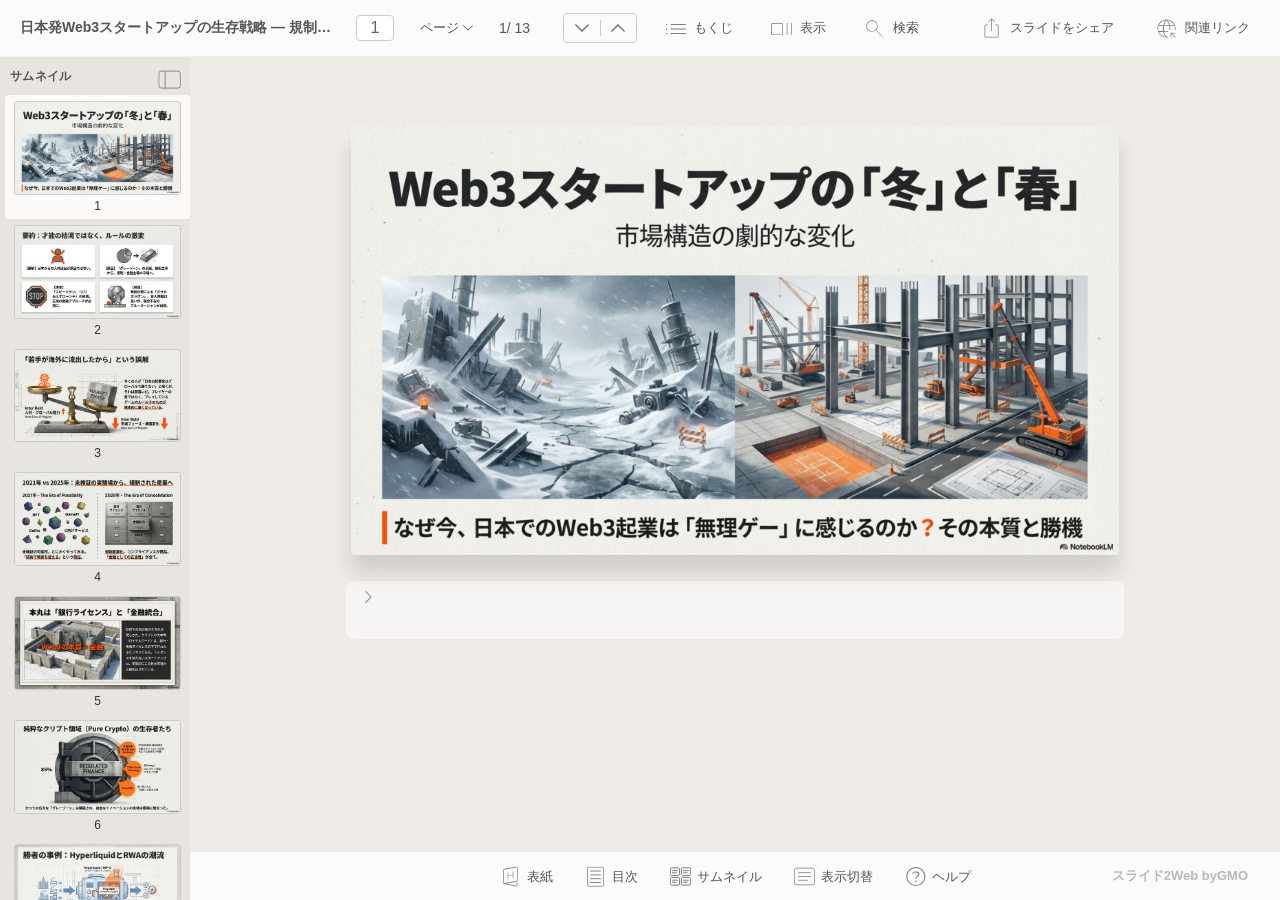
<file: slides_20260202/2.html>
<!DOCTYPE html>
<html lang="ja">

<head>
  <meta charset="UTF-8">
  <meta name="viewport" content="width=device-width, initial-scale=1.0">
  <title>日本発Web3スタートアップの生存戦略 ― 規制と金融統合の時代に、どう勝ち残るか ―｜11〜13ページ</title>
  <link rel="stylesheet" href="style.css">
</head>

<body data-hide-share="false" data-hide-links="false">
  <div id="zoomWrapper">
    <div id="zoomRoot">
      <div id="zoomContent">
  <header class="header">
    <div class="header-mobile">
      <button class="mobile-menu-toggle position-top-right" aria-label="メニュー" aria-expanded="false" aria-controls="mobileMenu">
        <span class="mobile-menu-line"></span>
        <span class="mobile-menu-line"></span>
        <span class="mobile-menu-line"></span>
      </button>
      <h1 class="slide-title mobile-slide-title">日本発Web3スタートアップの生存戦略 ― 規制と金融統合の時代に、どう勝ち残るか ―</h1>
    </div>
    <div class="header-desktop">
      <div class="header-left">
        <h1 class="slide-title">日本発Web3スタートアップの生存戦略 ― 規制と金融統合の時代に、どう勝ち残るか ―</h1>
        <div class="pagination">
          <input type="text" value="1" class="page-input">
          <div class="page-dropdown">
            <span class="page-label">ページ</span>
            <div class="page-menu">
              <div class="page-option" data-page="1">1</div>
              <div class="page-option" data-page="2">2</div>
              <div class="page-option" data-page="3">3</div>
              <div class="page-option" data-page="4">4</div>
              <div class="page-option" data-page="5">5</div>
              <div class="page-option" data-page="6">6</div>
              <div class="page-option" data-page="7">7</div>
              <div class="page-option" data-page="8">8</div>
              <div class="page-option" data-page="9">9</div>
              <div class="page-option" data-page="10">10</div>
              <div class="page-option" data-page="11">11</div>
              <div class="page-option" data-page="12">12</div>
              <div class="page-option" data-page="13">13</div>
            </div>
          </div>
          <span class="page-total"><span class="current-page">1</span> / 13</span>
          <div class="page-btns">
            <button class="page-btn down">
              <img src="assets/chevron.svg" alt="前のページ">
            </button>
            <button class="page-btn up">
              <img src="assets/chevron.svg" alt="次のページ" style="transform: rotate(180deg);">
            </button>
          </div>
        </div>
        <!-- === もくじ === -->
        <div class="header-item" data-menu="toc" data-tooltip="もくじ">
          <img src="assets/list_icon.svg" alt="もくじ">
          <span>もくじ</span>
          <div class="header-menu">
            <p class="index-h"><a href="index.html?page=1"> … 1</a></p>
            <p class="index-h"><a href="index.html?page=2"> … 2</a></p>
            <p class="index-h"><a href="index.html?page=3"> … 3</a></p>
            <p class="index-h"><a href="index.html?page=4"> … 4</a></p>
            <p class="index-h"><a href="index.html?page=5"> … 5</a></p>
            <p class="index-h"><a href="index.html?page=6"> … 6</a></p>
            <p class="index-h"><a href="index.html?page=7"> … 7</a></p>
            <p class="index-h"><a href="index.html?page=8"> … 8</a></p>
            <p class="index-h"><a href="index.html?page=9"> … 9</a></p>
            <p class="index-h"><a href="index.html?page=10"> … 10</a></p>
            <p class="index-h"><a href="2.html?page=11"> … 11</a></p>
            <p class="index-h"><a href="2.html?page=12"> … 12</a></p>
            <p class="index-h"><a href="2.html?page=13"> … 13</a></p>
          </div>
        </div>
        <!-- === 表示 === -->
        <div class="header-item" data-menu="display" data-tooltip="表示">
          <img src="assets/overview_icon.svg" alt="表示">
          <span>表示</span>
          <div class="header-menu display-menu">
            <div class="display-option" data-mode="continuous">
              <span class="checkmark"></span>
              <img src="assets/consec_icon.svg" alt="連続表示">
              <span>連続表示</span>
            </div>
            <div class="display-option" data-mode="single">
              <span class="checkmark">✔︎</span>
              <img src="assets/pageview_icon.svg" alt="1枚ずつ表示">
              <span>1枚ずつ表示</span>
            </div>
            <a href="thumbnail.html" class="display-option" data-mode="thumbnail" style="text-decoration: none">
              <span class="checkmark"></span>
              <img src="assets/thumbnail_icon.svg" alt="サムネイル表示">
              <span>サムネイル表示</span>
            </a>
          </div>
        </div>

        <!-- === 検索 === -->
        <div class="header-item" data-menu="search" data-tooltip="検索">
          <img src="assets/search_icon.svg" alt="検索">
          <span>検索</span>
          <div class="header-menu">
            <input type="text" placeholder="検索キーワードを入力" class="search-input">
            <button class="search-btn">検索</button>
          </div>
        </div>
      </div>

      <div class="header-right">
        <!-- === スライドをシェア === -->
        <div class="header-item" data-menu="share" data-tooltip="スライドをシェア">
          <img src="assets/share_icon.svg" alt="スライドをシェア">
          <span>スライドをシェア</span>
          <div class="header-menu">
            <div class="share-section">
              <h4>スライド全体をシェア</h4>
              <div class="share-icons">
                <img src="assets/x_icon.svg" alt="X">
                <img src="assets/fb_icon.svg" alt="Facebook">
                <div class="share-link">
                  <img src="assets/copy_icon.svg" alt="コピー">
                  <span>リンクをコピー</span>
                </div>
              </div>
            </div>
            <hr class="share-current-page-separator">
            <div class="share-section share-current-page-section">
              <h4>このページをシェア：<span class="share-current-page-text" data-share-current-page-text>1 ページ</span></h4>
              <div class="share-icons">
                <img src="assets/x_icon.svg" alt="X">
                <img src="assets/fb_icon.svg" alt="Facebook">
                <div class="share-link">
                  <img src="assets/copy_icon.svg" alt="コピー">
                  <span>リンクをコピー</span>
                </div>
              </div>
            </div>
          </div>
        </div>

        <!-- === 関連リンク === -->
        <div class="header-item" data-menu="links" data-tooltip="関連リンク">
          <img src="assets/www_icon.svg" alt="関連リンク">
          <span>関連リンク</span>
          <div class="header-menu">
            <ul class="related-links">
              <li><a href="https://open.spotify.com/show/3DlNLpbjdk0sRmgLlLsMet?si=e5bbb1f4d0964ef8" target="_blank"><img src="assets/linkout_icon.svg" alt="別窓"> Podcast</a></li>
              <li><a href="https://x.com/yu_nmzk/" target="_blank"><img src="assets/linkout_icon.svg" alt="別窓"> X.com</a></li>
          </ul>
          </div>
        </div>
      </div>
    </div>
  </header><div class="mobile-menu-overlay" id="mobileMenuOverlay"></div>
<nav class="mobile-menu" id="mobileMenu" aria-hidden="true">
  <ul class="mobile-menu-list">
    <li>
      <a
        href="index.html?page=1"
        data-mobile-action="home"
        class="mobile-menu-link"
      >
        <img
          src="assets/heading_icon.svg"
          alt="表紙"
          class="mobile-menu-icon"
          aria-hidden="true"
        />
        <span>表紙</span>
      </a>
    </li>
    <li>
      <a href="contents.html" data-mobile-action="toc" class="mobile-menu-link">
        <img
          src="assets/index_icon.svg"
          alt="目次"
          class="mobile-menu-icon"
          aria-hidden="true"
        />
        <span>目次</span>
      </a>
    </li>
     <li>
      <button
        type="button"
        data-mobile-action="display-mode"
        class="mobile-menu-link mobile-display-toggle"
      >
        <img
          src="assets/consec_icon.svg"
          alt="連続表示"
          class="mobile-menu-icon"
          aria-hidden="true"
        />
        <span class="mobile-display-toggle-label">連続表示</span>
      </button>
    </li>
     <li>
      <a
        href="thumbnail.html"
        data-mobile-action="thumbnail"
        class="mobile-menu-link"
      >
        <img
          src="assets/thumbnail_icon.svg"
          alt="サムネイル表示"
          class="mobile-menu-icon"
          aria-hidden="true"
        />
        <span>サムネイル表示</span>
      </a>
    </li>
    <li>
      <button
        type="button"
        data-mobile-action="search"
        class="mobile-menu-link"
      >
        <img
          src="assets/search_icon.svg"
          alt="検索"
          class="mobile-menu-icon"
          aria-hidden="true"
        />
        <span>検索</span>
      </button>
    </li>
    <li>
      <button
        type="button"
        data-mobile-action="download"
        class="mobile-menu-link"
      >
        <img
          src="assets/download_icon.svg"
          alt="PDFダウンロード"
          class="mobile-menu-icon"
          aria-hidden="true"
        />
        <span>PDFダウンロード</span>
      </button>
    </li>
    <li>
      <button type="button" data-mobile-action="share" class="mobile-menu-link">
        <img
          src="assets/share_icon.svg"
          alt="スライドをシェア"
          class="mobile-menu-icon"
          aria-hidden="true"
        />
        <span>スライドをシェア</span>
      </button>
    </li>
    <li class="mobile-submenu" id="mobile-related-links">
      <button
        type="button"
        class="mobile-submenu-toggle mobile-menu-link"
        aria-expanded="false"
      >
        <img
          src="assets/www_icon.svg"
          alt="関連リンク"
          class="mobile-menu-icon"
          aria-hidden="true"
        />
        <span>関連リンク</span>
      </button>
      <ul class="mobile-submenu-list" id="mobile-related-links-list">
              <li><a href="https://open.spotify.com/show/3DlNLpbjdk0sRmgLlLsMet?si=e5bbb1f4d0964ef8" target="_blank"><img src="assets/linkout_icon.svg" alt="別窓"> Podcast</a></li>
              <li><a href="https://x.com/yu_nmzk/" target="_blank"><img src="assets/linkout_icon.svg" alt="別窓"> X.com</a></li>
        </ul>
    </li>
    <li>
      <button type="button" data-mobile-action="help" class="mobile-menu-link">
        <img
          src="assets/help_icon.svg"
          alt="ヘルプ"
          class="mobile-menu-icon"
          aria-hidden="true"
        />
        <span>ヘルプ</span>
      </button>
    </li>
  </ul>

  <div class="mobile-menu-footer">
      <a class="footer-brand" href="https://www.slide2web.gmo/" target="_blank" rel="noopener noreferrer">スライド2Web byGMO</a>
  </div>
</nav>
        <div class="layout">
          <aside class="sidebar" id="sidebar">
            <div class="sidebar-header">
              <span>サムネイル</span>
              <button id="toggleSidebar" class="sidebar-toggle">
                <img src="assets/sidebar.svg" alt="close sidebar">
              </button>
            </div>

            <div class="thumbs">
                      <div class="thumbnail" data-page="1">
          <img src="thumbnail/1.webp" alt="ページ 1">
          <span class="thumb-number">1</span>
        </div>
        <div class="thumbnail" data-page="2">
          <img src="thumbnail/2.webp" alt="ページ 2">
          <span class="thumb-number">2</span>
        </div>
        <div class="thumbnail" data-page="3">
          <img src="thumbnail/3.webp" alt="ページ 3">
          <span class="thumb-number">3</span>
        </div>
        <div class="thumbnail" data-page="4">
          <img src="thumbnail/4.webp" alt="ページ 4">
          <span class="thumb-number">4</span>
        </div>
        <div class="thumbnail" data-page="5">
          <img src="thumbnail/5.webp" alt="ページ 5">
          <span class="thumb-number">5</span>
        </div>
        <div class="thumbnail" data-page="6">
          <img src="thumbnail/6.webp" alt="ページ 6">
          <span class="thumb-number">6</span>
        </div>
        <div class="thumbnail" data-page="7">
          <img src="thumbnail/7.webp" alt="ページ 7">
          <span class="thumb-number">7</span>
        </div>
        <div class="thumbnail" data-page="8">
          <img src="thumbnail/8.webp" alt="ページ 8">
          <span class="thumb-number">8</span>
        </div>
        <div class="thumbnail" data-page="9">
          <img src="thumbnail/9.webp" alt="ページ 9">
          <span class="thumb-number">9</span>
        </div>
        <div class="thumbnail" data-page="10">
          <img src="thumbnail/10.webp" alt="ページ 10">
          <span class="thumb-number">10</span>
        </div>
        <div class="thumbnail" data-page="11">
          <img src="thumbnail/11.webp" alt="ページ 11">
          <span class="thumb-number">11</span>
        </div>
        <div class="thumbnail" data-page="12">
          <img src="thumbnail/12.webp" alt="ページ 12">
          <span class="thumb-number">12</span>
        </div>
        <div class="thumbnail" data-page="13">
          <img src="thumbnail/13.webp" alt="ページ 13">
          <span class="thumb-number">13</span>
        </div>
            </div>
            <div class="sidebar-resizer"></div>
          </aside>

          <button id="sidebarCollapsedBtn" class="sidebar-collapsed-btn">
            <img src="assets/sidebar.svg" alt="open sidebar">
          </button>

          <main class="snap-viewer" id="viewer">
                  <div class="page" data-page="11">
        <div class="nav-zone left"></div>
        <div class="page-grid" role="presentation">
          <div class="page-grid__slide">
            <img src="image/11.webp" alt="ページ 11">
          </div>
          <div class="page-grid__text">
            <div class="ocr-container">
              <button type="button" class="ocr-tooltip-trigger">スライドに記載されたテキスト全文はこちら</button>
              <div class="ocr-left">
                <div class="ocr-header">
                  <span class="ocr-chevron"></span>
                </div>
              </div>
              <div class="ocr-right">
                <div class="ocr-box">
                 
                </div>
                <p class="ocr-note">スライドに記載されたテキスト全文：自動抽出のため、画像内のテキストなどが一部表示されない場合がございます。</p>
              </div>
            </div>
          </div>
          <div class="page-grid__spacer" aria-hidden="true"></div>
          <div class="nav-zone right"></div>
        </div>
      </div>
      <div class="page" data-page="12">
        <div class="nav-zone left"></div>
        <div class="page-grid" role="presentation">
          <div class="page-grid__slide">
            <img src="image/12.webp" alt="ページ 12">
          </div>
          <div class="page-grid__text">
            <div class="ocr-container">
              <button type="button" class="ocr-tooltip-trigger">スライドに記載されたテキスト全文はこちら</button>
              <div class="ocr-left">
                <div class="ocr-header">
                  <span class="ocr-chevron"></span>
                </div>
              </div>
              <div class="ocr-right">
                <div class="ocr-box">
                 
                </div>
                <p class="ocr-note">スライドに記載されたテキスト全文：自動抽出のため、画像内のテキストなどが一部表示されない場合がございます。</p>
              </div>
            </div>
          </div>
          <div class="page-grid__spacer" aria-hidden="true"></div>
          <div class="nav-zone right"></div>
        </div>
      </div>
      <div class="page" data-page="13">
        <div class="nav-zone left"></div>
        <div class="page-grid" role="presentation">
          <div class="page-grid__slide">
            <img src="image/13.webp" alt="ページ 13">
          </div>
          <div class="page-grid__text">
            <div class="ocr-container">
              <button type="button" class="ocr-tooltip-trigger">スライドに記載されたテキスト全文はこちら</button>
              <div class="ocr-left">
                <div class="ocr-header">
                  <span class="ocr-chevron"></span>
                </div>
              </div>
              <div class="ocr-right">
                <div class="ocr-box">
                 
                </div>
                <p class="ocr-note">スライドに記載されたテキスト全文：自動抽出のため、画像内のテキストなどが一部表示されない場合がございます。</p>
              </div>
            </div>
          </div>
          <div class="page-grid__spacer" aria-hidden="true"></div>
          <div class="nav-zone right"></div>
        </div>
      </div>
          </main>
        </div>

  <footer class="footer">
    <div class="footer-inner">
      <div class="footer-toc-links" aria-label="フッタークイックリンク">
        <a href="index.html?page=1" style="text-decoration: none;" class="footer-toc-btn">
          <img src="assets/heading_icon.svg" alt="表紙へ">
          <span>表紙</span>
        </a>
        <a href="contents.html" class="footer-toc-btn" style="text-decoration: none;">
          <img src="assets/index_icon.svg" alt="目次">
          <span>目次</span>
        </a>
        <a href="thumbnail.html" class="footer-toc-btn" style="text-decoration: none;">
          <img src="assets/thumbnail_icon.svg" alt="サムネイル表示">
          <span>サムネイル</span>
        </a>
        <button type="button" class="footer-toc-btn" data-footer-action="display" data-tooltip="スライドを 連続表示 ⇔ 1枚ずつ表示">
          <img src="assets/consec_icon.svg" alt="表示切り替え">
          <span>表示切替</span>
        </button>
        <button type="button" class="footer-toc-btn download" data-footer-action="download">
          <img src="assets/download_icon.svg" alt="PDFダウンロード">
          <span>PDF</span>
        </button>
        <button type="button" class="footer-toc-btn help" data-footer-action="help">
          <img src="assets/help_icon.svg" alt="ヘルプ　操作方法のご案内">
          <span>ヘルプ</span>
        </button>
      </div>
      <div class="footer-right">
        <a class="footer-brand" href="https://www.slide2web.gmo/" target="_blank" rel="noopener noreferrer">スライド2Web byGMO</a>
      </div>
    </div>
  </footer>
        <script src="script.js"></script>
      </div>

  <!-- === ヘルプモーダル === -->
  <div id="helpModal" class="modal">
    <button class="modal-close">✕</button>
    <div class="modal-content">
      <h2>ヘルプ　操作方法のご案内</h2>
      <p><strong>スライドの操作方法</strong></p>
      <ul>
        <li>スライドの表示は、「1枚ずつ表示」と「連続表示」を切り替えられます。ヘッダーの「表示」メニュー、または画面下部フッターの「表示切替ボタン」から変更できます。</li>
        <li>「1枚ずつ表示」画面では、スライドの右側をクリックすると「次のスライド」、左側をクリックすると「前のスライド」を表示できます（クリック領域はスライド中央を境に左右に分かれています）。</li>
        <li>スライド下部の「＞TEXT」をクリックすると、スライドに記載されているテキスト全文が表示されます。再度クリックすると、表示を閉じることができます。テキストを引用する際にご活用いただけます。また、URLが記載されている場合は、リンクが有効になります。</li>
      </ul>
      <p><strong>ヘッダー（画面上部の帯）</strong></p>
      <ul>
        <li>画面左上の「資料のタイトル」をクリックすると、最初のスライドが表示されます。</li>
        <li>「ページ」をクリックすると、プルダウンメニューから「ページ数」を選択できます。</li>
        <li>「ページ」欄の左側にある番号入力ボックスに、表示したいページ番号を直接入力できます。</li>
        <li>「検索」機能を利用すると、入力した文字列が含まれているページを簡単に見つけることができます。</li>
      </ul>
      <p><strong>フッター（画面下部の帯）</strong></p>
      <ul>
        <li>表紙：最初のスライドが表示されます。</li>
        <li>目次：目次ページが表示されます。</li>
        <li>サムネイル：サムネイル一覧ページが表示されます。</li>
        <li>表示切り替え：ボタンを押すことで、スライドの「1枚ずつ表示」と「連続表示」を切り替えることができます。</li>
      </ul>
      <p><strong>左側サムネイルエリア</strong></p>
      <ul>
        <li>左側サムネイルエリアのスクロールバーの左側付近をクリックして左右にドラッグすることで、サムネイルのサイズを調整できます。</li>
      </ul>
      <p>
        本HTMLスライドは、<a href="https://www.slide2web.gmo/" target="_blank">「スライド2Web byGMO」</a>で作成されています。
      </p>
    </div>
  </div>  <!-- === モバイル検索モーダル === -->
  <div id="mobileSearchModal" class="modal mobile-modal">
    <button class="modal-close">✕</button>
    <div class="modal-content">
      <h2>検索</h2>
      <div class="mobile-search-group">
        <input type="text" placeholder="検索キーワードを入力" class="search-input">
        <button class="search-btn">検索</button>
      </div>
    </div>
  </div>

  <!-- === 検索結果モーダル === -->
  <div id="searchResultsModal" class="modal search-modal">
    <button class="modal-close" aria-label="検索結果を閉じる">✕</button>
    <div class="modal-content">
      <div class="search-modal-header">
        <h2>検索結果</h2>
        <p class="search-modal-summary">キーワードに一致したスライドを表示しています。</p>
        <p class="search-results-empty" hidden>該当する結果がありませんでした。</p>
      </div>
      <div class="search-results-list" aria-live="polite"></div>
    </div>
  </div>  <!-- === モバイル共有モーダル === -->
  <div id="mobileShareModal" class="modal mobile-modal">
    <button class="modal-close">✕</button>
    <div class="modal-content">
      <h2>スライドをシェア</h2>
      <div class="share-section">
        <h4>スライド全体をシェア</h4>
        <div class="share-icons">
          <img src="assets/x_icon.svg" alt="X">
          <img src="assets/fb_icon.svg" alt="Facebook">
          <div class="share-link">
            <img src="assets/copy_icon.svg" alt="コピー">
            <span>リンクをコピー</span>
          </div>
        </div>
      </div>
      <hr class="share-current-page-separator">
      <div class="share-section share-current-page-section">
        <h4>このページをシェア：<span class="share-current-page-text" data-share-current-page-text>1 ページ</span></h4>
        <div class="share-icons">
          <img src="assets/x_icon.svg" alt="X">
          <img src="assets/fb_icon.svg" alt="Facebook">
          <div class="share-link">
            <img src="assets/copy_icon.svg" alt="コピー">
            <span>リンクをコピー</span>
          </div>
        </div>
      </div>
    </div>
  </div>    </div>
  </div>
</body>

</html>
</file>
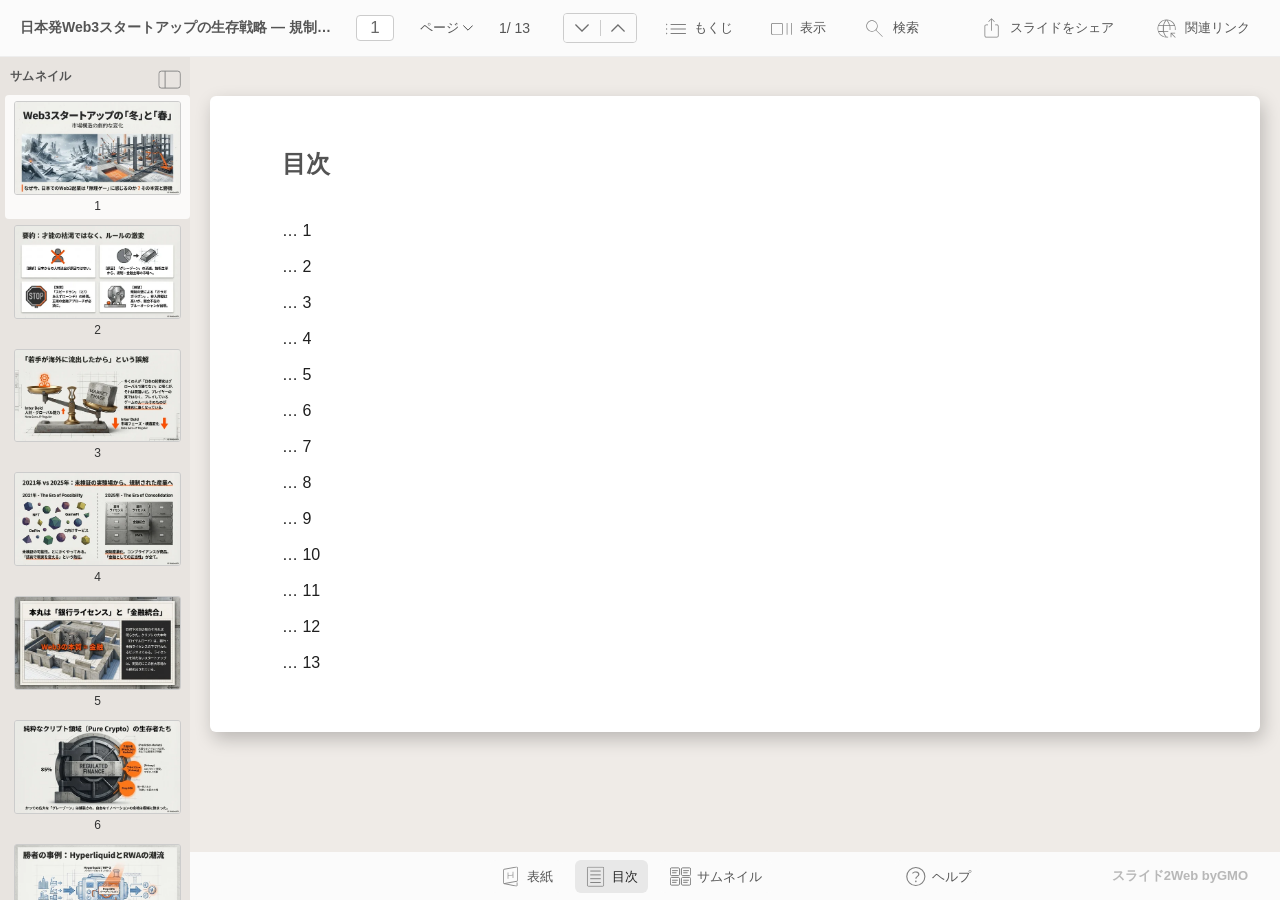
<file: slides_20260202/contents.html>
<!DOCTYPE html>
<html lang="ja">
<head>
  <meta charset="UTF-8">
  <meta name="viewport" content="width=device-width, initial-scale=1.0">
  <title>日本発Web3スタートアップの生存戦略 ― 規制と金融統合の時代に、どう勝ち残るか ―｜目次</title>
  <link rel="stylesheet" href="style.css">
</head>
<body class="toc-open" data-hide-share="false" data-hide-links="false">
  <header class="header">
    <div class="header-mobile">
      <button class="mobile-menu-toggle position-top-right" aria-label="メニュー" aria-expanded="false" aria-controls="mobileMenu">
        <span class="mobile-menu-line"></span>
        <span class="mobile-menu-line"></span>
        <span class="mobile-menu-line"></span>
      </button>
      <h1 class="slide-title mobile-slide-title">日本発Web3スタートアップの生存戦略 ― 規制と金融統合の時代に、どう勝ち残るか ―</h1>
    </div>
    <div class="header-desktop">
      <div class="header-left">
        <h1 class="slide-title">日本発Web3スタートアップの生存戦略 ― 規制と金融統合の時代に、どう勝ち残るか ―</h1>
        <div class="pagination">
          <input type="text" value="1" class="page-input">
          <div class="page-dropdown">
            <span class="page-label">ページ</span>
            <div class="page-menu">
              <div class="page-option" data-page="1">1</div>
              <div class="page-option" data-page="2">2</div>
              <div class="page-option" data-page="3">3</div>
              <div class="page-option" data-page="4">4</div>
              <div class="page-option" data-page="5">5</div>
              <div class="page-option" data-page="6">6</div>
              <div class="page-option" data-page="7">7</div>
              <div class="page-option" data-page="8">8</div>
              <div class="page-option" data-page="9">9</div>
              <div class="page-option" data-page="10">10</div>
              <div class="page-option" data-page="11">11</div>
              <div class="page-option" data-page="12">12</div>
              <div class="page-option" data-page="13">13</div>
            </div>
          </div>
          <span class="page-total"><span class="current-page">1</span> / 13</span>
          <div class="page-btns">
            <button class="page-btn down">
              <img src="assets/chevron.svg" alt="前のページ">
            </button>
            <button class="page-btn up">
              <img src="assets/chevron.svg" alt="次のページ" style="transform: rotate(180deg);">
            </button>
          </div>
        </div>
        <!-- === もくじ === -->
        <div class="header-item" data-menu="toc" data-tooltip="もくじ">
          <img src="assets/list_icon.svg" alt="もくじ">
          <span>もくじ</span>
          <div class="header-menu">
            <p class="index-h"><a href="index.html?page=1"> … 1</a></p>
            <p class="index-h"><a href="index.html?page=2"> … 2</a></p>
            <p class="index-h"><a href="index.html?page=3"> … 3</a></p>
            <p class="index-h"><a href="index.html?page=4"> … 4</a></p>
            <p class="index-h"><a href="index.html?page=5"> … 5</a></p>
            <p class="index-h"><a href="index.html?page=6"> … 6</a></p>
            <p class="index-h"><a href="index.html?page=7"> … 7</a></p>
            <p class="index-h"><a href="index.html?page=8"> … 8</a></p>
            <p class="index-h"><a href="index.html?page=9"> … 9</a></p>
            <p class="index-h"><a href="index.html?page=10"> … 10</a></p>
            <p class="index-h"><a href="2.html?page=11"> … 11</a></p>
            <p class="index-h"><a href="2.html?page=12"> … 12</a></p>
            <p class="index-h"><a href="2.html?page=13"> … 13</a></p>
          </div>
        </div>
        <!-- === 表示 === -->
        <div class="header-item" data-menu="display" data-tooltip="表示">
          <img src="assets/overview_icon.svg" alt="表示">
          <span>表示</span>
          <div class="header-menu display-menu">
            <a href="thumbnail.html" class="display-option" data-mode="thumbnail" style="text-decoration: none">
              <span class="checkmark"></span>
              <img src="assets/thumbnail_icon.svg" alt="サムネイル表示">
              <span>サムネイル表示</span>
            </a>
          </div>
        </div>

        <!-- === 検索 === -->
        <div class="header-item" data-menu="search" data-tooltip="検索">
          <img src="assets/search_icon.svg" alt="検索">
          <span>検索</span>
          <div class="header-menu">
            <input type="text" placeholder="検索キーワードを入力" class="search-input">
            <button class="search-btn">検索</button>
          </div>
        </div>
      </div>

      <div class="header-right">
        <!-- === スライドをシェア === -->
        <div class="header-item" data-menu="share" data-tooltip="スライドをシェア">
          <img src="assets/share_icon.svg" alt="スライドをシェア">
          <span>スライドをシェア</span>
          <div class="header-menu">
            <div class="share-section">
              <h4>スライド全体をシェア</h4>
              <div class="share-icons">
                <img src="assets/x_icon.svg" alt="X">
                <img src="assets/fb_icon.svg" alt="Facebook">
                <div class="share-link">
                  <img src="assets/copy_icon.svg" alt="コピー">
                  <span>リンクをコピー</span>
                </div>
              </div>
            </div>
            <hr class="share-current-page-separator">
            <div class="share-section share-current-page-section">
              <h4>このページをシェア：<span class="share-current-page-text" data-share-current-page-text>1 ページ</span></h4>
              <div class="share-icons">
                <img src="assets/x_icon.svg" alt="X">
                <img src="assets/fb_icon.svg" alt="Facebook">
                <div class="share-link">
                  <img src="assets/copy_icon.svg" alt="コピー">
                  <span>リンクをコピー</span>
                </div>
              </div>
            </div>
          </div>
        </div>

        <!-- === 関連リンク === -->
        <div class="header-item" data-menu="links" data-tooltip="関連リンク">
          <img src="assets/www_icon.svg" alt="関連リンク">
          <span>関連リンク</span>
          <div class="header-menu">
            <ul class="related-links">
              <li><a href="https://open.spotify.com/show/3DlNLpbjdk0sRmgLlLsMet?si=e5bbb1f4d0964ef8" target="_blank"><img src="assets/linkout_icon.svg" alt="別窓"> Podcast</a></li>
              <li><a href="https://x.com/yu_nmzk/" target="_blank"><img src="assets/linkout_icon.svg" alt="別窓"> X.com</a></li>
          </ul>
          </div>
        </div>
      </div>
    </div>
  </header><div class="mobile-menu-overlay" id="mobileMenuOverlay"></div>
<nav class="mobile-menu" id="mobileMenu" aria-hidden="true">
  <ul class="mobile-menu-list">
    <li>
      <a
        href="index.html?page=1"
        data-mobile-action="home"
        class="mobile-menu-link"
      >
        <img
          src="assets/heading_icon.svg"
          alt="表紙"
          class="mobile-menu-icon"
          aria-hidden="true"
        />
        <span>表紙</span>
      </a>
    </li>
      <li>
      <a
        href="thumbnail.html"
        data-mobile-action="thumbnail"
        class="mobile-menu-link"
      >
        <img
          src="assets/thumbnail_icon.svg"
          alt="サムネイル表示"
          class="mobile-menu-icon"
          aria-hidden="true"
        />
        <span>サムネイル表示</span>
      </a>
    </li>
    <li>
      <button
        type="button"
        data-mobile-action="search"
        class="mobile-menu-link"
      >
        <img
          src="assets/search_icon.svg"
          alt="検索"
          class="mobile-menu-icon"
          aria-hidden="true"
        />
        <span>検索</span>
      </button>
    </li>
    <li>
      <button
        type="button"
        data-mobile-action="download"
        class="mobile-menu-link"
      >
        <img
          src="assets/download_icon.svg"
          alt="PDFダウンロード"
          class="mobile-menu-icon"
          aria-hidden="true"
        />
        <span>PDFダウンロード</span>
      </button>
    </li>
    <li>
      <button type="button" data-mobile-action="share" class="mobile-menu-link">
        <img
          src="assets/share_icon.svg"
          alt="スライドをシェア"
          class="mobile-menu-icon"
          aria-hidden="true"
        />
        <span>スライドをシェア</span>
      </button>
    </li>
    <li class="mobile-submenu" id="mobile-related-links">
      <button
        type="button"
        class="mobile-submenu-toggle mobile-menu-link"
        aria-expanded="false"
      >
        <img
          src="assets/www_icon.svg"
          alt="関連リンク"
          class="mobile-menu-icon"
          aria-hidden="true"
        />
        <span>関連リンク</span>
      </button>
      <ul class="mobile-submenu-list" id="mobile-related-links-list">
              <li><a href="https://open.spotify.com/show/3DlNLpbjdk0sRmgLlLsMet?si=e5bbb1f4d0964ef8" target="_blank"><img src="assets/linkout_icon.svg" alt="別窓"> Podcast</a></li>
              <li><a href="https://x.com/yu_nmzk/" target="_blank"><img src="assets/linkout_icon.svg" alt="別窓"> X.com</a></li>
        </ul>
    </li>
    <li>
      <button type="button" data-mobile-action="help" class="mobile-menu-link">
        <img
          src="assets/help_icon.svg"
          alt="ヘルプ"
          class="mobile-menu-icon"
          aria-hidden="true"
        />
        <span>ヘルプ</span>
      </button>
    </li>
  </ul>

  <div class="mobile-menu-footer">
      <a class="footer-brand" href="https://www.slide2web.gmo/" target="_blank" rel="noopener noreferrer">スライド2Web byGMO</a>
  </div>
</nav>
  <div class="layout">
    <aside class="sidebar" id="sidebar">
      <div class="sidebar-header">
        <span>サムネイル</span>
        <button id="toggleSidebar" class="sidebar-toggle">
          <img src="assets/sidebar.svg" alt="close sidebar">
        </button>
      </div>

      <div class="thumbs">
        <div class="thumbnail" data-page="1">
          <img src="thumbnail/1.webp" alt="ページ 1">
          <span class="thumb-number">1</span>
        </div>
        <div class="thumbnail" data-page="2">
          <img src="thumbnail/2.webp" alt="ページ 2">
          <span class="thumb-number">2</span>
        </div>
        <div class="thumbnail" data-page="3">
          <img src="thumbnail/3.webp" alt="ページ 3">
          <span class="thumb-number">3</span>
        </div>
        <div class="thumbnail" data-page="4">
          <img src="thumbnail/4.webp" alt="ページ 4">
          <span class="thumb-number">4</span>
        </div>
        <div class="thumbnail" data-page="5">
          <img src="thumbnail/5.webp" alt="ページ 5">
          <span class="thumb-number">5</span>
        </div>
        <div class="thumbnail" data-page="6">
          <img src="thumbnail/6.webp" alt="ページ 6">
          <span class="thumb-number">6</span>
        </div>
        <div class="thumbnail" data-page="7">
          <img src="thumbnail/7.webp" alt="ページ 7">
          <span class="thumb-number">7</span>
        </div>
        <div class="thumbnail" data-page="8">
          <img src="thumbnail/8.webp" alt="ページ 8">
          <span class="thumb-number">8</span>
        </div>
        <div class="thumbnail" data-page="9">
          <img src="thumbnail/9.webp" alt="ページ 9">
          <span class="thumb-number">9</span>
        </div>
        <div class="thumbnail" data-page="10">
          <img src="thumbnail/10.webp" alt="ページ 10">
          <span class="thumb-number">10</span>
        </div>
        <div class="thumbnail" data-page="11">
          <img src="thumbnail/11.webp" alt="ページ 11">
          <span class="thumb-number">11</span>
        </div>
        <div class="thumbnail" data-page="12">
          <img src="thumbnail/12.webp" alt="ページ 12">
          <span class="thumb-number">12</span>
        </div>
        <div class="thumbnail" data-page="13">
          <img src="thumbnail/13.webp" alt="ページ 13">
          <span class="thumb-number">13</span>
        </div>
      </div>
      <div class="sidebar-resizer"></div>
    </aside>

    <button id="sidebarCollapsedBtn" class="sidebar-collapsed-btn">
      <img src="assets/sidebar.svg" alt="open sidebar">
    </button>

    <main class="snap-viewer content-page">
      <div class="contents-page-content">
        <div class="contents-header">
          <h2>目次</h2>
        </div>
        <div class="contents-list">
            <p class="index-h"><a href="index.html?page=1"> … 1</a></p>
            <p class="index-h"><a href="index.html?page=2"> … 2</a></p>
            <p class="index-h"><a href="index.html?page=3"> … 3</a></p>
            <p class="index-h"><a href="index.html?page=4"> … 4</a></p>
            <p class="index-h"><a href="index.html?page=5"> … 5</a></p>
            <p class="index-h"><a href="index.html?page=6"> … 6</a></p>
            <p class="index-h"><a href="index.html?page=7"> … 7</a></p>
            <p class="index-h"><a href="index.html?page=8"> … 8</a></p>
            <p class="index-h"><a href="index.html?page=9"> … 9</a></p>
            <p class="index-h"><a href="index.html?page=10"> … 10</a></p>
            <p class="index-h"><a href="2.html?page=11"> … 11</a></p>
            <p class="index-h"><a href="2.html?page=12"> … 12</a></p>
            <p class="index-h"><a href="2.html?page=13"> … 13</a></p>
      </div>
      </div>
    </main>
  </div>

  <footer class="footer">
    <div class="footer-inner">
      <div class="footer-toc-links" aria-label="フッタークイックリンク">
        <a href="index.html?page=1" style="text-decoration: none;" class="footer-toc-btn">
          <img src="assets/heading_icon.svg" alt="表紙へ">
          <span>表紙</span>
        </a>
        <button href="contents.html" class="footer-toc-btn" data-footer-action="toc">
          <img src="assets/index_icon.svg" alt="目次">
          <span>目次</span>
        </button>
        <a href="thumbnail.html" class="footer-toc-btn" style="text-decoration: none;">
          <img src="assets/thumbnail_icon.svg" alt="サムネイル表示">
          <span>サムネイル</span>
        </a>
        <button type="button" class="footer-toc-btn" style="visibility: hidden;">
          <img src="assets/consec_icon.svg" alt="表示切り替え">
          <span>表示切替</span>
        </button>
        <button type="button" class="footer-toc-btn download" data-footer-action="download">
          <img src="assets/download_icon.svg" alt="PDFダウンロード">
          <span>PDF</span>
        </button>
        <button type="button" class="footer-toc-btn help" data-footer-action="help">
          <img src="assets/help_icon.svg" alt="ヘルプ　操作方法のご案内">
          <span>ヘルプ</span>
        </button>
      </div>
      <div class="footer-right">
        <a class="footer-brand" href="https://www.slide2web.gmo/" target="_blank" rel="noopener noreferrer">スライド2Web byGMO</a>
      </div>
    </div>
  </footer>
  <script src="contents.js"></script>

  <!-- === ヘルプモーダル === -->
  <div id="helpModal" class="modal">
    <button class="modal-close">✕</button>
    <div class="modal-content">
      <h2>ヘルプ　操作方法のご案内</h2>
      <p><strong>スライドの操作方法</strong></p>
      <ul>
        <li>スライドの表示は、「1枚ずつ表示」と「連続表示」を切り替えられます。ヘッダーの「表示」メニュー、または画面下部フッターの「表示切替ボタン」から変更できます。</li>
        <li>「1枚ずつ表示」画面では、スライドの右側をクリックすると「次のスライド」、左側をクリックすると「前のスライド」を表示できます（クリック領域はスライド中央を境に左右に分かれています）。</li>
        <li>スライド下部の「＞TEXT」をクリックすると、スライドに記載されているテキスト全文が表示されます。再度クリックすると、表示を閉じることができます。テキストを引用する際にご活用いただけます。また、URLが記載されている場合は、リンクが有効になります。</li>
      </ul>
      <p><strong>ヘッダー（画面上部の帯）</strong></p>
      <ul>
        <li>画面左上の「資料のタイトル」をクリックすると、最初のスライドが表示されます。</li>
        <li>「ページ」をクリックすると、プルダウンメニューから「ページ数」を選択できます。</li>
        <li>「ページ」欄の左側にある番号入力ボックスに、表示したいページ番号を直接入力できます。</li>
        <li>「検索」機能を利用すると、入力した文字列が含まれているページを簡単に見つけることができます。</li>
      </ul>
      <p><strong>フッター（画面下部の帯）</strong></p>
      <ul>
        <li>表紙：最初のスライドが表示されます。</li>
        <li>目次：目次ページが表示されます。</li>
        <li>サムネイル：サムネイル一覧ページが表示されます。</li>
        <li>表示切り替え：ボタンを押すことで、スライドの「1枚ずつ表示」と「連続表示」を切り替えることができます。</li>
      </ul>
      <p><strong>左側サムネイルエリア</strong></p>
      <ul>
        <li>左側サムネイルエリアのスクロールバーの左側付近をクリックして左右にドラッグすることで、サムネイルのサイズを調整できます。</li>
      </ul>
      <p>
        本HTMLスライドは、<a href="https://www.slide2web.gmo/" target="_blank">「スライド2Web byGMO」</a>で作成されています。
      </p>
    </div>
  </div>  <!-- === モバイル検索モーダル === -->
  <div id="mobileSearchModal" class="modal mobile-modal">
    <button class="modal-close">✕</button>
    <div class="modal-content">
      <h2>検索</h2>
      <div class="mobile-search-group">
        <input type="text" placeholder="検索キーワードを入力" class="search-input">
        <button class="search-btn">検索</button>
      </div>
    </div>
  </div>

  <!-- === 検索結果モーダル === -->
  <div id="searchResultsModal" class="modal search-modal">
    <button class="modal-close" aria-label="検索結果を閉じる">✕</button>
    <div class="modal-content">
      <div class="search-modal-header">
        <h2>検索結果</h2>
        <p class="search-modal-summary">キーワードに一致したスライドを表示しています。</p>
        <p class="search-results-empty" hidden>該当する結果がありませんでした。</p>
      </div>
      <div class="search-results-list" aria-live="polite"></div>
    </div>
  </div>  <!-- === モバイル共有モーダル === -->
  <div id="mobileShareModal" class="modal mobile-modal">
    <button class="modal-close">✕</button>
    <div class="modal-content">
      <h2>スライドをシェア</h2>
      <div class="share-section">
        <h4>スライド全体をシェア</h4>
        <div class="share-icons">
          <img src="assets/x_icon.svg" alt="X">
          <img src="assets/fb_icon.svg" alt="Facebook">
          <div class="share-link">
            <img src="assets/copy_icon.svg" alt="コピー">
            <span>リンクをコピー</span>
          </div>
        </div>
      </div>
      <hr class="share-current-page-separator">
      <div class="share-section share-current-page-section">
        <h4>このページをシェア：<span class="share-current-page-text" data-share-current-page-text>1 ページ</span></h4>
        <div class="share-icons">
          <img src="assets/x_icon.svg" alt="X">
          <img src="assets/fb_icon.svg" alt="Facebook">
          <div class="share-link">
            <img src="assets/copy_icon.svg" alt="コピー">
            <span>リンクをコピー</span>
          </div>
        </div>
      </div>
    </div>
  </div></body>
</html>
</file>
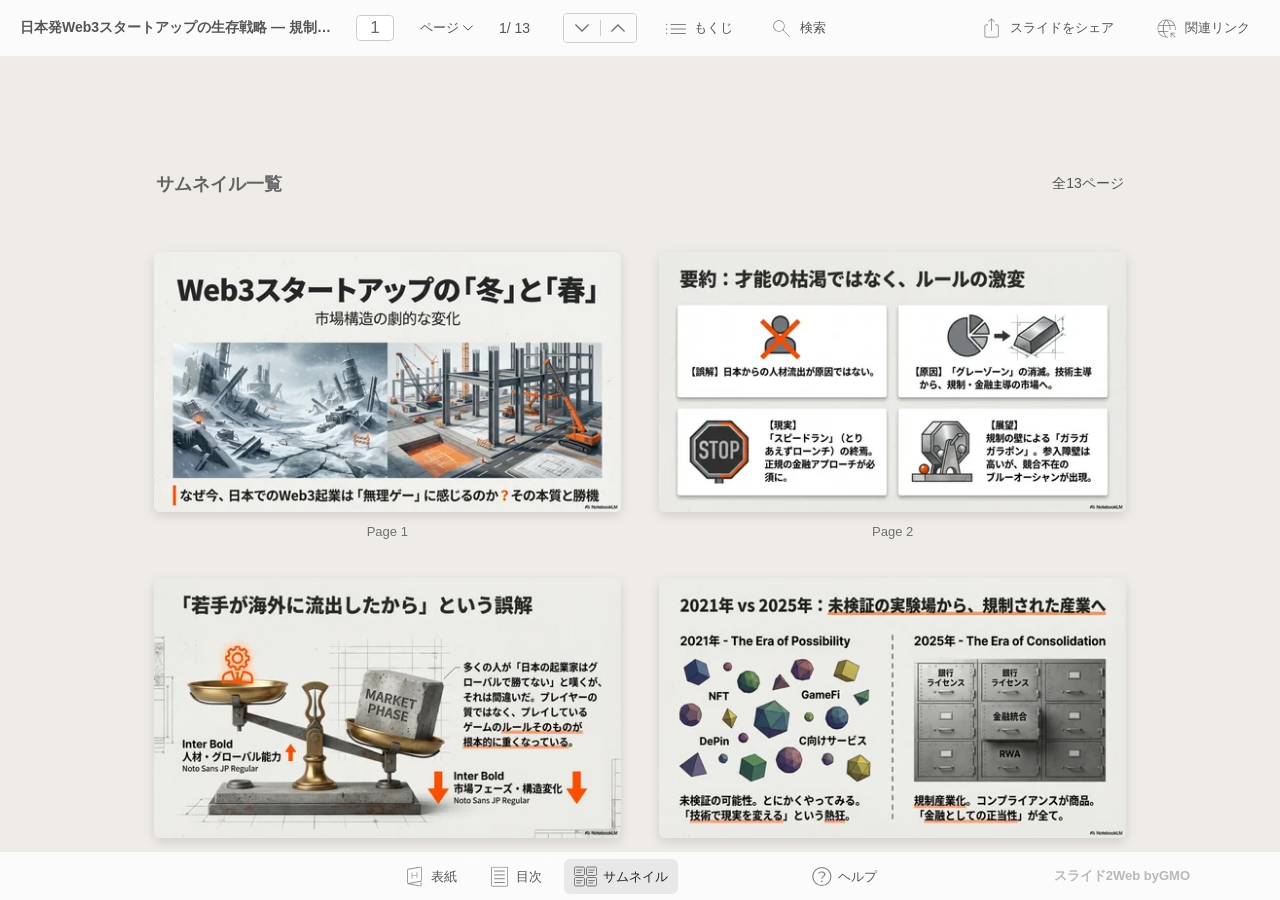
<file: slides_20260202/thumbnail.html>
<!DOCTYPE html>
<html lang="ja">
<head>
  <meta charset="UTF-8">
  <meta name="viewport" content="width=device-width, initial-scale=1.0">
  <title>日本発Web3スタートアップの生存戦略 ― 規制と金融統合の時代に、どう勝ち残るか ―｜サムネイル</title>
  <link rel="stylesheet" href="style.css">
</head>
<body class="thumb-open" data-hide-share="false" data-hide-links="false">
  <header class="header">
    <div class="header-mobile">
      <button class="mobile-menu-toggle position-top-right" aria-label="メニュー" aria-expanded="false" aria-controls="mobileMenu">
        <span class="mobile-menu-line"></span>
        <span class="mobile-menu-line"></span>
        <span class="mobile-menu-line"></span>
      </button>
      <h1 class="slide-title mobile-slide-title">日本発Web3スタートアップの生存戦略 ― 規制と金融統合の時代に、どう勝ち残るか ―</h1>
    </div>
    <div class="header-desktop">
      <div class="header-left">
        <h1 class="slide-title">日本発Web3スタートアップの生存戦略 ― 規制と金融統合の時代に、どう勝ち残るか ―</h1>
        <div class="pagination">
          <input type="text" value="1" class="page-input">
          <div class="page-dropdown">
            <span class="page-label">ページ</span>
            <div class="page-menu">
              <div class="page-option" data-page="1">1</div>
              <div class="page-option" data-page="2">2</div>
              <div class="page-option" data-page="3">3</div>
              <div class="page-option" data-page="4">4</div>
              <div class="page-option" data-page="5">5</div>
              <div class="page-option" data-page="6">6</div>
              <div class="page-option" data-page="7">7</div>
              <div class="page-option" data-page="8">8</div>
              <div class="page-option" data-page="9">9</div>
              <div class="page-option" data-page="10">10</div>
              <div class="page-option" data-page="11">11</div>
              <div class="page-option" data-page="12">12</div>
              <div class="page-option" data-page="13">13</div>
            </div>
          </div>
          <span class="page-total"><span class="current-page">1</span> / 13</span>
          <div class="page-btns">
            <button class="page-btn down">
              <img src="assets/chevron.svg" alt="前のページ">
            </button>
            <button class="page-btn up">
              <img src="assets/chevron.svg" alt="次のページ" style="transform: rotate(180deg);">
            </button>
          </div>
        </div>
        <!-- === もくじ === -->
        <div class="header-item" data-menu="toc" data-tooltip="もくじ">
          <img src="assets/list_icon.svg" alt="もくじ">
          <span>もくじ</span>
          <div class="header-menu">
            <p class="index-h"><a href="index.html?page=1"> … 1</a></p>
            <p class="index-h"><a href="index.html?page=2"> … 2</a></p>
            <p class="index-h"><a href="index.html?page=3"> … 3</a></p>
            <p class="index-h"><a href="index.html?page=4"> … 4</a></p>
            <p class="index-h"><a href="index.html?page=5"> … 5</a></p>
            <p class="index-h"><a href="index.html?page=6"> … 6</a></p>
            <p class="index-h"><a href="index.html?page=7"> … 7</a></p>
            <p class="index-h"><a href="index.html?page=8"> … 8</a></p>
            <p class="index-h"><a href="index.html?page=9"> … 9</a></p>
            <p class="index-h"><a href="index.html?page=10"> … 10</a></p>
            <p class="index-h"><a href="2.html?page=11"> … 11</a></p>
            <p class="index-h"><a href="2.html?page=12"> … 12</a></p>
            <p class="index-h"><a href="2.html?page=13"> … 13</a></p>
          </div>
        </div>
        <!-- === 検索 === -->
        <div class="header-item" data-menu="search" data-tooltip="検索">
          <img src="assets/search_icon.svg" alt="検索">
          <span>検索</span>
          <div class="header-menu">
            <input type="text" placeholder="検索キーワードを入力" class="search-input">
            <button class="search-btn">検索</button>
          </div>
        </div>
      </div>

      <div class="header-right">
        <!-- === スライドをシェア === -->
        <div class="header-item" data-menu="share" data-tooltip="スライドをシェア">
          <img src="assets/share_icon.svg" alt="スライドをシェア">
          <span>スライドをシェア</span>
          <div class="header-menu">
            <div class="share-section">
              <h4>スライド全体をシェア</h4>
              <div class="share-icons">
                <img src="assets/x_icon.svg" alt="X">
                <img src="assets/fb_icon.svg" alt="Facebook">
                <div class="share-link">
                  <img src="assets/copy_icon.svg" alt="コピー">
                  <span>リンクをコピー</span>
                </div>
              </div>
            </div>
            <hr class="share-current-page-separator">
            <div class="share-section share-current-page-section">
              <h4>このページをシェア：<span class="share-current-page-text" data-share-current-page-text>1 ページ</span></h4>
              <div class="share-icons">
                <img src="assets/x_icon.svg" alt="X">
                <img src="assets/fb_icon.svg" alt="Facebook">
                <div class="share-link">
                  <img src="assets/copy_icon.svg" alt="コピー">
                  <span>リンクをコピー</span>
                </div>
              </div>
            </div>
          </div>
        </div>

        <!-- === 関連リンク === -->
        <div class="header-item" data-menu="links" data-tooltip="関連リンク">
          <img src="assets/www_icon.svg" alt="関連リンク">
          <span>関連リンク</span>
          <div class="header-menu">
            <ul class="related-links">
              <li><a href="https://open.spotify.com/show/3DlNLpbjdk0sRmgLlLsMet?si=e5bbb1f4d0964ef8" target="_blank"><img src="assets/linkout_icon.svg" alt="別窓"> Podcast</a></li>
              <li><a href="https://x.com/yu_nmzk/" target="_blank"><img src="assets/linkout_icon.svg" alt="別窓"> X.com</a></li>
          </ul>
          </div>
        </div>
      </div>
    </div>
  </header><div class="mobile-menu-overlay" id="mobileMenuOverlay"></div>
<nav class="mobile-menu" id="mobileMenu" aria-hidden="true">
  <ul class="mobile-menu-list">
    <li>
      <a
        href="index.html?page=1"
        data-mobile-action="home"
        class="mobile-menu-link"
      >
        <img
          src="assets/heading_icon.svg"
          alt="表紙"
          class="mobile-menu-icon"
          aria-hidden="true"
        />
        <span>表紙</span>
      </a>
    </li>
    <li>
      <a href="contents.html" data-mobile-action="toc" class="mobile-menu-link">
        <img
          src="assets/index_icon.svg"
          alt="目次"
          class="mobile-menu-icon"
          aria-hidden="true"
        />
        <span>目次</span>
      </a>
    </li>
      <li>
      <button
        type="button"
        data-mobile-action="search"
        class="mobile-menu-link"
      >
        <img
          src="assets/search_icon.svg"
          alt="検索"
          class="mobile-menu-icon"
          aria-hidden="true"
        />
        <span>検索</span>
      </button>
    </li>
    <li>
      <button
        type="button"
        data-mobile-action="download"
        class="mobile-menu-link"
      >
        <img
          src="assets/download_icon.svg"
          alt="PDFダウンロード"
          class="mobile-menu-icon"
          aria-hidden="true"
        />
        <span>PDFダウンロード</span>
      </button>
    </li>
    <li>
      <button type="button" data-mobile-action="share" class="mobile-menu-link">
        <img
          src="assets/share_icon.svg"
          alt="スライドをシェア"
          class="mobile-menu-icon"
          aria-hidden="true"
        />
        <span>スライドをシェア</span>
      </button>
    </li>
    <li class="mobile-submenu" id="mobile-related-links">
      <button
        type="button"
        class="mobile-submenu-toggle mobile-menu-link"
        aria-expanded="false"
      >
        <img
          src="assets/www_icon.svg"
          alt="関連リンク"
          class="mobile-menu-icon"
          aria-hidden="true"
        />
        <span>関連リンク</span>
      </button>
      <ul class="mobile-submenu-list" id="mobile-related-links-list">
              <li><a href="https://open.spotify.com/show/3DlNLpbjdk0sRmgLlLsMet?si=e5bbb1f4d0964ef8" target="_blank"><img src="assets/linkout_icon.svg" alt="別窓"> Podcast</a></li>
              <li><a href="https://x.com/yu_nmzk/" target="_blank"><img src="assets/linkout_icon.svg" alt="別窓"> X.com</a></li>
        </ul>
    </li>
    <li>
      <button type="button" data-mobile-action="help" class="mobile-menu-link">
        <img
          src="assets/help_icon.svg"
          alt="ヘルプ"
          class="mobile-menu-icon"
          aria-hidden="true"
        />
        <span>ヘルプ</span>
      </button>
    </li>
  </ul>

  <div class="mobile-menu-footer">
      <a class="footer-brand" href="https://www.slide2web.gmo/" target="_blank" rel="noopener noreferrer">スライド2Web byGMO</a>
  </div>
</nav>  <main class="thumbnail-page">
    <div class="thumbnail-page-content">
      <div class="thumbnail-header">
        <span class="thumbnail-title">サムネイル一覧</span>
        <span class="thumbnail-pagecount">全13ページ</span>
      </div>
      <div class="thumbnail-grid">
        <div class="thumbnail-thumb" data-page="1">
          <a href="index.html?page=1">
            <img src="thumbnail/1.webp" alt="ページ 1">
          </a>
          <span class="thumbnail-thumb-number">Page 1</span>
        </div>
        <div class="thumbnail-thumb" data-page="2">
          <a href="index.html?page=2">
            <img src="thumbnail/2.webp" alt="ページ 2">
          </a>
          <span class="thumbnail-thumb-number">Page 2</span>
        </div>
        <div class="thumbnail-thumb" data-page="3">
          <a href="index.html?page=3">
            <img src="thumbnail/3.webp" alt="ページ 3">
          </a>
          <span class="thumbnail-thumb-number">Page 3</span>
        </div>
        <div class="thumbnail-thumb" data-page="4">
          <a href="index.html?page=4">
            <img src="thumbnail/4.webp" alt="ページ 4">
          </a>
          <span class="thumbnail-thumb-number">Page 4</span>
        </div>
        <div class="thumbnail-thumb" data-page="5">
          <a href="index.html?page=5">
            <img src="thumbnail/5.webp" alt="ページ 5">
          </a>
          <span class="thumbnail-thumb-number">Page 5</span>
        </div>
        <div class="thumbnail-thumb" data-page="6">
          <a href="index.html?page=6">
            <img src="thumbnail/6.webp" alt="ページ 6">
          </a>
          <span class="thumbnail-thumb-number">Page 6</span>
        </div>
        <div class="thumbnail-thumb" data-page="7">
          <a href="index.html?page=7">
            <img src="thumbnail/7.webp" alt="ページ 7">
          </a>
          <span class="thumbnail-thumb-number">Page 7</span>
        </div>
        <div class="thumbnail-thumb" data-page="8">
          <a href="index.html?page=8">
            <img src="thumbnail/8.webp" alt="ページ 8">
          </a>
          <span class="thumbnail-thumb-number">Page 8</span>
        </div>
        <div class="thumbnail-thumb" data-page="9">
          <a href="index.html?page=9">
            <img src="thumbnail/9.webp" alt="ページ 9">
          </a>
          <span class="thumbnail-thumb-number">Page 9</span>
        </div>
        <div class="thumbnail-thumb" data-page="10">
          <a href="index.html?page=10">
            <img src="thumbnail/10.webp" alt="ページ 10">
          </a>
          <span class="thumbnail-thumb-number">Page 10</span>
        </div>
        <div class="thumbnail-thumb" data-page="11">
          <a href="2.html?page=11">
            <img src="thumbnail/11.webp" alt="ページ 11">
          </a>
          <span class="thumbnail-thumb-number">Page 11</span>
        </div>
        <div class="thumbnail-thumb" data-page="12">
          <a href="2.html?page=12">
            <img src="thumbnail/12.webp" alt="ページ 12">
          </a>
          <span class="thumbnail-thumb-number">Page 12</span>
        </div>
        <div class="thumbnail-thumb" data-page="13">
          <a href="2.html?page=13">
            <img src="thumbnail/13.webp" alt="ページ 13">
          </a>
          <span class="thumbnail-thumb-number">Page 13</span>
        </div>
      </div>
    </div>
  </main>

  <footer class="footer thumbnail-page-footer">
    <div class="footer-inner">
      <div class="footer-toc-links" aria-label="フッタークイックリンク">
        <a href="index.html?page=1" style="text-decoration: none;" class="footer-toc-btn">
          <img src="assets/heading_icon.svg" alt="表紙へ">
          <span>表紙</span>
        </a>
        <a href="contents.html" class="footer-toc-btn" style="text-decoration: none;">
          <img src="assets/index_icon.svg" alt="目次">
          <span>目次</span>
        </a>
        <button href="thumbnail.html" class="footer-toc-btn" data-footer-action="thumb">
          <img src="assets/thumbnail_icon.svg" alt="サムネイル表示">
          <span>サムネイル</span>
        </button>
        <button type="button" class="footer-toc-btn" style="visibility: hidden;">
          <img src="assets/consec_icon.svg" alt="表示切り替え">
          <span>表示切替</span>
        </button>
        <button type="button" class="footer-toc-btn download" data-footer-action="download">
          <img src="assets/download_icon.svg" alt="PDFダウンロード">
          <span>PDF</span>
        </button>
        <button type="button" class="footer-toc-btn help" data-footer-action="help">
          <img src="assets/help_icon.svg" alt="ヘルプ　操作方法のご案内">
          <span>ヘルプ</span>
        </button>
      </div>
      <div class="footer-right">
        <a class="footer-brand" href="https://www.slide2web.gmo/" target="_blank" rel="noopener noreferrer">スライド2Web byGMO</a>
      </div>
    </div>
  </footer>
  <script src="thumbnail.js"></script>

  <!-- === ヘルプモーダル === -->
  <div id="helpModal" class="modal">
    <button class="modal-close">✕</button>
    <div class="modal-content">
      <h2>ヘルプ　操作方法のご案内</h2>
      <p><strong>スライドの操作方法</strong></p>
      <ul>
        <li>スライドの表示は、「1枚ずつ表示」と「連続表示」を切り替えられます。ヘッダーの「表示」メニュー、または画面下部フッターの「表示切替ボタン」から変更できます。</li>
        <li>「1枚ずつ表示」画面では、スライドの右側をクリックすると「次のスライド」、左側をクリックすると「前のスライド」を表示できます（クリック領域はスライド中央を境に左右に分かれています）。</li>
        <li>スライド下部の「＞TEXT」をクリックすると、スライドに記載されているテキスト全文が表示されます。再度クリックすると、表示を閉じることができます。テキストを引用する際にご活用いただけます。また、URLが記載されている場合は、リンクが有効になります。</li>
      </ul>
      <p><strong>ヘッダー（画面上部の帯）</strong></p>
      <ul>
        <li>画面左上の「資料のタイトル」をクリックすると、最初のスライドが表示されます。</li>
        <li>「ページ」をクリックすると、プルダウンメニューから「ページ数」を選択できます。</li>
        <li>「ページ」欄の左側にある番号入力ボックスに、表示したいページ番号を直接入力できます。</li>
        <li>「検索」機能を利用すると、入力した文字列が含まれているページを簡単に見つけることができます。</li>
      </ul>
      <p><strong>フッター（画面下部の帯）</strong></p>
      <ul>
        <li>表紙：最初のスライドが表示されます。</li>
        <li>目次：目次ページが表示されます。</li>
        <li>サムネイル：サムネイル一覧ページが表示されます。</li>
        <li>表示切り替え：ボタンを押すことで、スライドの「1枚ずつ表示」と「連続表示」を切り替えることができます。</li>
      </ul>
      <p><strong>左側サムネイルエリア</strong></p>
      <ul>
        <li>左側サムネイルエリアのスクロールバーの左側付近をクリックして左右にドラッグすることで、サムネイルのサイズを調整できます。</li>
      </ul>
      <p>
        本HTMLスライドは、<a href="https://www.slide2web.gmo/" target="_blank">「スライド2Web byGMO」</a>で作成されています。
      </p>
    </div>
  </div>  <!-- === モバイル検索モーダル === -->
  <div id="mobileSearchModal" class="modal mobile-modal">
    <button class="modal-close">✕</button>
    <div class="modal-content">
      <h2>検索</h2>
      <div class="mobile-search-group">
        <input type="text" placeholder="検索キーワードを入力" class="search-input">
        <button class="search-btn">検索</button>
      </div>
    </div>
  </div>

  <!-- === 検索結果モーダル === -->
  <div id="searchResultsModal" class="modal search-modal">
    <button class="modal-close" aria-label="検索結果を閉じる">✕</button>
    <div class="modal-content">
      <div class="search-modal-header">
        <h2>検索結果</h2>
        <p class="search-modal-summary">キーワードに一致したスライドを表示しています。</p>
        <p class="search-results-empty" hidden>該当する結果がありませんでした。</p>
      </div>
      <div class="search-results-list" aria-live="polite"></div>
    </div>
  </div>  <!-- === モバイル共有モーダル === -->
  <div id="mobileShareModal" class="modal mobile-modal">
    <button class="modal-close">✕</button>
    <div class="modal-content">
      <h2>スライドをシェア</h2>
      <div class="share-section">
        <h4>スライド全体をシェア</h4>
        <div class="share-icons">
          <img src="assets/x_icon.svg" alt="X">
          <img src="assets/fb_icon.svg" alt="Facebook">
          <div class="share-link">
            <img src="assets/copy_icon.svg" alt="コピー">
            <span>リンクをコピー</span>
          </div>
        </div>
      </div>
      <hr class="share-current-page-separator">
      <div class="share-section share-current-page-section">
        <h4>このページをシェア：<span class="share-current-page-text" data-share-current-page-text>1 ページ</span></h4>
        <div class="share-icons">
          <img src="assets/x_icon.svg" alt="X">
          <img src="assets/fb_icon.svg" alt="Facebook">
          <div class="share-link">
            <img src="assets/copy_icon.svg" alt="コピー">
            <span>リンクをコピー</span>
          </div>
        </div>
      </div>
    </div>
  </div></body>
</html>
</file>
<file: slides_20260202/style.css>
html,
body {
  margin: 0;
  padding: 0;
  height: 100%;
  width: 100%;
  display: flex;
  flex-direction: column;
  background-color: #efebe7;
  font-family:
    "Hiragino Kaku Gothic ProN", "Hiragino Sans", "Noto Sans JP", "Yu Gothic",
    "YuGothic", "Meiryo", "Helvetica Neue", Arial, sans-serif;
  /* Disable pull-to-refresh on mobile browsers */
  overscroll-behavior-y: none;
}

body {
  overflow: hidden;
}

#zoomWrapper {
  flex: 1;
  width: 100%;
  height: 100%;
  overflow: auto;
  touch-action: pan-x pan-y;
}

#zoomRoot {
  width: 100%;
  height: 100%;
  position: relative;
}

#zoomContent {
  width: 100%;
  height: 100%;
  display: flex;
  flex-direction: column;
  align-items: stretch;
  transform-origin: top center;
  margin-left: auto;
  margin-right: auto;
}

:root {
  /* 画像のズーム幅（連続・単一どちらもこれを参照） */
  --img-zoom: 90%;
  /* ページ左右の余白量（px）。JSで1200px→4%、1600px→38%の割合から計算して代入 */
  --page-side-gap: 0px;
  --header-height: 56px;
  --footer-height: 48px;
  --single-bottom-space: 5px;
  --single-text-min: 130px;
  --single-grid-height: calc(
    100vh - var(--header-height) - var(--footer-height)
  );
  --single-inline-gap: clamp(24px, 5vw, 160px);
  --single-page-padding-inline: clamp(16px, 3vw, 64px);
  --single-page-padding-block: clamp(32px, 5vh, 100px);
  --single-page-gap: clamp(16px, 2vw, 32px);
  --single-page-max-width: calc(100% - (var(--single-inline-gap) * 2));
  --mobile-modal-scale: 1.55;
  --mobile-share-scale: 1;
  --banner-gap: 108px;
  --banner-margin-vertical: 59px;
}

h1 {
  font-size: 1em;
}

.header,
.footer {
  height: 50px;
  background: #333;
  color: #fff;
  display: flex;
  align-items: center;
  padding: 0 1rem;
  flex-shrink: 0;
  z-index: 2000;
}

.layout {
  flex: 1;
  display: flex;
  overflow: hidden;
  margin-top: 56px;
  /* ヘッダーの高さぶんずらす */
}

/* sidebar のアニメーションだけで閉開を制御 */
:root {
  --sidebar-width: clamp(190px, 14vw, 420px);
}

.sidebar {
  position: relative;
  width: var(--sidebar-width);
  background: #e8e4e0;
  overflow-y: auto;
  display: flex;
  flex-direction: column;
  transform: translateX(0);
  transition: transform 0.3s ease;
  will-change: transform;
}

.sidebar.collapsed {
  transform: translateX(calc(-1 * (var(--sidebar-width) + 20px)));
}

body.help-open #sidebar,
body.help-open #sidebarCollapsedBtn {
  display: none !important;
}

body.help-open .layout {
  justify-content: center;
}

body.help-open .snap-viewer {
  width: 100%;
  max-width: none;
  padding-left: clamp(16px, 5vw, 64px);
  padding-right: clamp(16px, 5vw, 64px);
  margin-left: 0;
}

body.help-open .page {
  width: min(1200px, 100%);
  margin-left: auto;
  margin-right: auto;
}

body.help-open .footer {
  left: 0 !important;
  width: 100% !important;
}

body.help-open .footer-toc-btn.mode-toggle {
  visibility: hidden;
}

body.help-open .footer-toc-btn[data-footer-action="display"] {
  visibility: hidden;
}

/* サイドバーが閉じたときにメインを拡張 */
.layout.sidebar-hidden .snap-viewer {
  flex: 1;
  width: 100%;
  transition: width 0.3s ease;
}

.snap-viewer {
  flex: 1;
  overflow-y: auto;
  padding: 1rem;
  background: #fafafa;
}

.snap-viewer:not(.content-page) {
  scrollbar-width: none;      /* Firefox */
  -ms-overflow-style: none;   /* IE/old Edge */
}

.snap-viewer:not(.content-page)::‑webkit‑scrollbar {
  display: none;              /* Chrome, Safari, Opera */
}

.snap-viewer.content-page {
  scrollbar-width: auto;      /* Firefox */
  -ms-overflow-style: auto;   /* IE/old Edge */
}

.snap-viewer.content-page::‑webkit‑scrollbar {
  width: 8px;
}

.snap-viewer.content-page::‑webkit‑scrollbar-track {
  background: #f0f0f0;
}

.snap-viewer.content-page::‑webkit‑scrollbar-thumb {
  background: #bbb;
  border-radius: 4px;
}

.snap-viewer:not(.continuous) {
  overflow-y: hidden;
}

.snap-viewer.content-page,
.thumbnail-page {
  overflow-y: auto;
}

.page {
  margin-bottom: calc(2rem + 8px);
}

/* ===== スライド画像下に追従する半円（chevron） ===== */
.page img {
  position: relative;
  width: var(--img-zoom);
  /* ズームは幅%で管理（レイアウトに反映） */
  display: block;
  margin: 0 auto;
  box-shadow: 5px 7px 12px rgba(0, 0, 0, 0.2);
  border-radius: 4px;
  transition: width 0.3s ease;
}

/* ===== OCRテキストボックス（左右分割レイアウト） ===== */
/* 展開前は半透明に */
.ocr-container {
  display: flex;
  align-items: flex-start;
  width: 80%;
  background: #fff;
  border-radius: 8px;
  margin-top: 16px;
  overflow: hidden;
  opacity: 0.5;
  transition: opacity 0.3s ease;
  position: relative;
}

/* 展開時に不透明に */
.ocr-container.open {
  opacity: 1;
}

#viewer:not(.continuous) .ocr-container.open {
  margin-bottom: 2px;
}

.ocr-left {
  flex-shrink: 0;
  display: flex;
  align-items: flex-start;
  justify-content: flex-start;
  padding: 10px 12px;
  position: relative;
}

.ocr-right {
  flex: 1;
  display: flex;
  flex-direction: column;
  justify-content: flex-start;
  padding: 10px 10px 10px 0px;
  overflow: hidden;
  transition:
    max-height 0.4s ease,
    color 0.3s ease;
  min-height: 2.4em;
  max-height: 4em;
}

.ocr-container.open .ocr-right {
  max-height: 800px; /* 展開時は可変 */
  min-height: unset;

}

.ocr-header {
  display: flex;
  align-items: center;
  gap: 3px;
  cursor: pointer;
}

.ocr-container.open .ocr-header {
	padding-top: 8px;
	line-height: 1.8;
}

.ocr-chevron {
  width: 12px;
  height: 12px;
  background: url("assets/chevron.svg") no-repeat center;
  background-size: contain;
  transition: transform 0.3s ease;
  margin-left: 5px;
}

.ocr-container.open .ocr-chevron {
  transform: rotate(90deg);
}
.ocr-tooltip-trigger {
  position: absolute;
  left: 50%;
  top: 50%;
  transform: translate(-50%, -50%);
  background: rgba(104, 104, 104, 0.77);
  color: #fff;
  font-size: 12px;
  padding: 6px 10px;
  border: 0;
  border-radius: 4px;
  white-space: nowrap;
  opacity: 0;
  pointer-events: none;
  cursor: pointer;
  transition: opacity 0.18s ease, transform 0.18s ease;
  z-index: 20;
  filter: drop-shadow(0 4px 12px rgba(0, 0, 0, 0.25));
}

.ocr-container:not(.open):hover .ocr-tooltip-trigger,
.ocr-container:not(.open):focus-within .ocr-tooltip-trigger {
  opacity: 1;
  pointer-events: auto;
  transform: translate(-50%, -50%);
}

#viewer.continuous .ocr-tooltip-trigger {
  display: none;
}

.ocr-box {
  font-size: 12px;
  color: #888;
  line-height: 1.6;
  transition:
    color 0.3s ease,
    font-size 0.3s ease;
  max-height: var(--ocr-collapsed-height);
  overflow: hidden;
}

.ocr-container.open .ocr-box {
  font-size: 14px;
  line-height: 2.1;
  padding: 8px 10px 0px 4px;
  color: #000;
  max-height: var(--ocr-expanded-height);
  overflow-y: auto;
  scrollbar-gutter: stable;
  overscroll-behavior: contain;
}

.ocr-box p {
  margin: 0;
}

.ocr-note {
  display: none;
  text-align: right;
  color: #a8a8a8;
  font-size: 12px;
  line-height: 1.6;
}

.ocr-note::before {
  content: "\A";
  white-space: pre;
  display: block;
}

.ocr-container.open .ocr-note {
  display: block;
  margin: 11px 0 3px 0;
}

.sidebar-toggle,
.sidebar-collapsed-btn {
  background: none;
  border: none;
  padding: 0;
  cursor: pointer;
}

.sidebar-toggle img,
.sidebar-collapsed-btn img {
  width: 28px;
  height: 28px;
  display: block;
}

.thumb {
  display: flex;
  align-items: flex-start;
  /* 上揃え */
  gap: 6px;
  cursor: pointer;
  padding: 4px;
  border-radius: 4px;
  transition: background 0.2s;
}

.thumb-number {
  width: 24px;
  text-align: right;
  font-size: 12px;
  color: #555;
  flex-shrink: 0;
}

.thumb img {
  width: 80%;
  display: block;
  margin: 0 auto;
}

/* サイドバーが閉じたときだけ開くアイコンを表示 */
.sidebar-collapsed-btn {
  display: none;
}

.sidebar.collapsed ~ .sidebar-collapsed-btn {
  display: block !important;
}

/* ===== メインビューア：1ページずつ表示する設定 ===== */
.snap-viewer {
  flex: 1;
  overflow-y: auto;
  scroll-snap-type: none;
  display: flex;
  flex-direction: column;
  align-items: center;
  background: #efebe7;
  padding: 40px 0;
}

.page {
  scroll-snap-align: unset;
  max-width: none;
  width: min(100%, calc(100vw - var(--page-side-gap)));
  margin: 40px 2%;
  box-sizing: border-box;
  display: flex;
  flex-direction: column;
  align-items: center;
  justify-content: center;
}

.header {
  position: fixed;
  top: 0;
  left: 0;
  right: 0;
  height: 56px;
  background: #fbfbfb;
  display: flex;
  align-items: center;
  padding: 0 20px;
  font-size: 14px;
  color: #555;
  z-index: 4000;
  border-bottom: 1px solid #eeeeee;
}

.header-desktop {
  display: flex;
  align-items: center;
  justify-content: space-between;
  width: 100%;
  gap: 24px;
  height: 100%;
}

.header-mobile {
  display: none;
  align-items: center;
  justify-content: space-between;
  gap: 16px;
  width: 100%;
}

.mobile-menu-toggle {
  position: absolute;
  top: 6px;
  right: 12px;
  z-index: 5000;
  display: none;
  flex-direction: column;
  justify-content: center;
  align-items: center;
  width: 44px;
  height: 44px;
  border: 1px solid rgba(0, 0, 0, 0.08);
  background: rgba(255, 255, 255, 0.96);
  border-radius: 10px;
  padding: 0;
  cursor: pointer;
  box-shadow: 0 6px 18px rgba(0, 0, 0, 0.16);
  transition:
    box-shadow 0.2s ease,
    transform 0.2s ease;
}

.mobile-menu-toggle:hover {
  box-shadow: 0 10px 24px rgba(0, 0, 0, 0.18);
  transform: translateY(-1px);
}

.mobile-menu-toggle:active {
  transform: translateY(0);
}

.mobile-menu-toggle.position-top-right {
  position: absolute;
  top: 6px;
  right: 12px;
  bottom: auto;
}

.mobile-menu-toggle.position-bottom-right {
  position: fixed;
  top: auto;
  bottom: 24px;
  right: 16px;
  width: 56px;
  height: 56px;
  border-radius: 50%;
  border: none;
  background: rgba(255, 255, 255, 0.96);
  box-shadow: 0 10px 26px rgba(0, 0, 0, 0.25);
}

.mobile-menu-line {
  width: 24px;
  height: 3px;
  background: #333;
  border-radius: 2px;
  transition:
    transform 0.3s ease,
    opacity 0.3s ease;
}

.mobile-menu-line + .mobile-menu-line {
  margin-top: 5px;
}

.mobile-menu-toggle.open .mobile-menu-line:nth-child(1) {
  transform: translateY(8px) rotate(45deg);
}

.mobile-menu-toggle.open .mobile-menu-line:nth-child(2) {
  opacity: 0;
}

.mobile-menu-toggle.open .mobile-menu-line:nth-child(3) {
  transform: translateY(-8px) rotate(-45deg);
}

.mobile-slide-title {
  margin: 0;
  flex: 1;
  text-align: center;
  font-size: 16px;
}

.header-left {
  display: flex;
  align-items: center;
  gap: 16px;
}

.slide-title {
  font-weight: 600;
  max-width: 320px;
  overflow: hidden;
  white-space: nowrap;
  text-overflow: ellipsis;
  cursor: pointer;
}

.pagination {
  display: flex;
  align-items: center;
  gap: 6px;
}

.page-total {
  display: inline-flex;
  min-width: 48px;
  justify-content: flex-start;
  white-space: nowrap;
}

.page-input {
  width: 32px;
  text-align: center;
  border: 1px solid #ccc;
  border-radius: 4px;
  font-size: 17px;
  padding: 2px;
  color: #686868;
}

.page-dropdown {
  position: relative;
  display: inline-block;
  --page-label-area: 56px;
  cursor: pointer;
}

.page-dropdown:hover .page-label {
  background: #f5f5f5;
}

.page-label {
  display: flex;
  align-items: center;
  gap: 4px;
  color: #555;
  font-size: 13px;
  white-space: nowrap;
  padding: 10px 20px;
}

.page-label::after {
  content: "";
  display: inline-block;
  width: 10px;
  height: 10px;
  background: url("assets/chevron.svg") no-repeat center;
  background-size: contain;
  transform: rotate(90deg);
  transition: transform 0.2s ease;
}

.page-dropdown.active .page-label::after {
  transform: rotate(-90deg);
}

.page-menu {
  position: absolute;
  top: 120%;
  left: 0;
  background: #fff;
  border-radius: 6px;
  box-shadow: 0 2px 10px rgba(0, 0, 0, 0.1);
  padding: 8px 0;
  display: none;
  min-width: 80px;
  max-height: 300px;
  overflow-y: auto;
  z-index: 4100;
}

.page-dropdown.active .page-menu {
  display: block;
}

.page-option {
  padding: 8px 16px;
  font-size: 13px;
  color: #333;
  cursor: pointer;
  transition:
    background 0.2s ease,
    color 0.2s ease;
}

.page-option:hover {
  background: #f2f2f2;
  color: #000;
}

.page-select option {
  color: #333;
  /* 展開時のリスト内の数字を表示 */
}

.page-select:focus,
.page-select:hover {
  color: transparent;
  /* 展開時もセレクトボックス部分は透明 */
}

.header-right {
  display: flex;
  align-items: center;
  gap: 20px;
}

.mobile-menu-overlay {
  position: fixed;
  top: 56px;
  left: 0;
  right: 0;
  bottom: 0;
  background: rgba(0, 0, 0, 0.35);
  opacity: 0;
  pointer-events: none;
  transition: opacity 0.3s ease;
  z-index: 3998;
}

.mobile-menu-overlay.open {
  opacity: 1;
  pointer-events: auto;
}

.mobile-menu {
  position: fixed;
  top: 56px;
  right: 0;
  bottom: 0;
  width: 280px;
  background: #fff;
  box-shadow: -4px 0 16px rgba(0, 0, 0, 0.15);
  transform: translateX(110%);
  transition: transform 0.3s ease;
  z-index: 3999;
  overflow-y: auto;
  padding: 32px 20px;
  display: none;
}

.mobile-menu.open {
  display: block;
  transform: translateX(0);
}

.mobile-menu-list {
  list-style: none;
  padding: 0;
  margin: 0;
  display: flex;
  flex-direction: column;
  gap: 12px;
}

.mobile-menu-list > li {
  border-bottom: 1px solid #f0f0f0;
  padding-bottom: 12px;
}

.mobile-menu-list > li:last-child {
  border-bottom: none;
  padding-bottom: 0;
}

.mobile-menu-link {
  display: flex;
  align-items: center;
  justify-content: flex-start;
  gap: 10px;
  width: 100%;
  background: none;
  border: none;
  padding: 0;
  color: #333;
  font-size: 16px;
  text-decoration: none;
  cursor: pointer;
}

.mobile-menu-link span {
  flex: 1;
  text-align: left;
}

.mobile-menu button.mobile-menu-link {
  font-family: inherit;
}

.mobile-menu-link:hover {
  color: #000;
}

.mobile-menu-icon {
  width: 22px;
  height: 22px;
  flex-shrink: 0;
}

.mobile-menu-footer {
	margin-top: 36px;
}

.mobile-submenu {
  display: flex;
  flex-direction: column;
  gap: 8px;
}

.mobile-submenu-toggle {
  position: relative;
  padding-right: 28px;
}

.mobile-submenu-toggle::after {
  content: "";
  display: inline-block;
  width: 10px;
  height: 10px;
  position: absolute;
  right: 0;
  top: 50%;
  transform: translateY(-50%) rotate(90deg);
  background: url("assets/chevron.svg") no-repeat center;
  background-size: contain;
  transition: transform 0.2s ease;
}

.mobile-submenu.open .mobile-submenu-toggle::after {
  transform: translateY(-50%) rotate(-90deg);
}

.mobile-submenu-list {
  list-style: none;
  margin: 0;
  padding: 0 0 0 12px;
  display: none;
  gap: 8px;
  flex-direction: column;
}

.mobile-submenu.open .mobile-submenu-list {
  display: flex;
}

.mobile-submenu-list li:first-child {
  margin-top: 10px;
}

.mobile-submenu-list a {
  display: flex;
  align-items: center;
  justify-content: flex-start;
  text-align: left;
  font-size: 14px;
  color: #555;
  gap: 8px;
  padding: 6px 0;
  text-decoration: none;
}

.mobile-submenu-list a img {
  width: 14px;
  height: 14px;
  margin-right: 6px;
}

body.mobile-menu-open {
  overflow: hidden;
}

.header-item img {
  width: 25px;
  height: 25px;
}

.header-item[data-tooltip]::after,
.header-item[data-tooltip]::before {
  content: none;
}

.header-menu {
  position: absolute;
  top: 120%;
  right: 0;
  background: #fff;
  border-radius: 6px;
  box-shadow: 0 2px 10px rgba(0, 0, 0, 0.1);
  padding: 12px 21px;
  display: none;
  min-width: 220px;
  z-index: 4100;
  max-height: calc(100vh - 110px);
  overflow-y: auto;
  overscroll-behavior: contain;
}

.header-item.active .header-menu {
  display: block;
}

@media (max-width: 1112px) {
  .header-desktop .header-item {
    gap: 0;
    padding: 6px;
  }

  .header-desktop .header-item > span {
    display: none;
  }

  .header-item[data-tooltip]::after {
    content: attr(data-tooltip);
    position: absolute;
    top: calc(100% + 12px);
    left: 50%;
    transform: translate(-50%, -6px);
    background: rgba(80, 80, 80, 0.95);
    color: #fff;
    font-size: 12px;
    padding: 4px 8px;
    border-radius: 4px;
    white-space: nowrap;
    opacity: 0;
    pointer-events: none;
    transition:
      opacity 0.2s ease,
      transform 0.2s ease;
    z-index: 4050;
  }

  .header-item[data-tooltip]::before {
    content: "";
    position: absolute;
    top: calc(100% + 4px);
    left: 50%;
    transform: translate(-50%, -6px);
    border: 6px solid transparent;
    border-bottom-color: rgba(80, 80, 80, 0.95);
    opacity: 0;
    transition:
      opacity 0.2s ease,
      transform 0.2s ease;
    z-index: 4049;
  }

  .header-item[data-tooltip]:hover::after,
  .header-item[data-tooltip]:hover::before,
  .header-item[data-tooltip]:focus-within::after,
  .header-item[data-tooltip]:focus-within::before {
    opacity: 1;
    transform: translate(-50%, 0);
  }
}

/* ===== サイドバーサムネイルのハイライト＆レイアウト修正 ===== */
/* ===== サイドバーのサムネイル配置修正（ページ番号を下に） ===== */
.thumbnail {
  display: flex;
  flex-direction: column;
  align-items: center;
  justify-content: flex-start;
  gap: 4px;
  cursor: pointer;
  padding: 6px 0;
  border-radius: 4px;
  transition: background 0.2s ease;
}

.thumbnail img {
  width: 80%;
  height: auto;
  display: block;
  border-radius: 3px;
  border: 1px solid #ccc;
  transition: transform 0.2s ease;
}

.thumbnail.active {
  background: #fbfaf9;
}

.thumb-number {
  font-size: 12px;
  color: #333;
  text-align: center;
  width: 100%;
}

.thumbs {
  margin-left: 5px;
}

/* ===== フッター ===== */
.footer {
  position: fixed;
  bottom: 0;
  left: var(--sidebar-width);
  right: 0;
  height: 48px;
  background: #fbfbfb;
  display: flex;
  justify-content: center;
  align-items: center;
  z-index: 2100;
  transition:
    left 0.3s ease,
    width 0.3s ease; /* アニメーション追加 */
}

.footer-inner {
  width: min(1100px, calc(100% - 32px));
  margin: 0 auto;
  display: grid;
  grid-template-columns: 1fr auto 1fr;
  align-items: center;
  column-gap: clamp(12px, 2vw, 32px);
  position: relative;
}

.footer-left {
  display: flex;
  align-items: center;
  gap: 16px;
  justify-content: center;
  /* コンテンツを中央寄せ */
}

.footer-icon img {
  width: 25px;
  height: 25px;
  cursor: pointer;
}

.footer-right {
  grid-column: 3;
  position: relative;
  justify-self: end;
  font-size: 13px;
  font-weight: 600;
  color: #777;
  white-space: nowrap;
  padding-left: clamp(12px, 2vw, 32px);
}

.footer-brand {
  color: inherit;
  text-decoration: none;
  transition: all 0.2s ease;
  opacity: 0.5;
}

.footer-brand:hover,
.footer-brand:focus-visible,
.footer-brand:active {
  color: inherit;
  outline: none;
  opacity: 1;
}

.footer-toc-links {
  display: flex;
  align-items: center;
  justify-content: center;
  gap: clamp(4px, 1.5vw, 12px);
  flex-wrap: nowrap;
  grid-column: 2;
  justify-self: center;
  position: static;
  top: auto;
  left: auto;
  transform: none;
  width: fit-content;
  max-width: 100%;
}

.footer-toc-btn {
  display: inline-flex;
  align-items: center;
  gap: 6px;
  padding: 6px 10px;
  border-radius: 6px;
  border: none;
  background: #fbfbfb;
  font-size: 13px;
  color: #555;
  cursor: pointer;
  transition:
    background 0.2s ease,
    border-color 0.2s ease,
    box-shadow 0.2s ease;
  white-space: nowrap;
}

.footer-toc-btn img {
  width: 21px;
  height: 21px;
}

.footer-toc-btn[data-footer-action="home"] img {
  width: 25px;
  height: 25px;
}

.footer-toc-btn[data-footer-action="thumb"] img {
  width: 23px;
  height: 23px;
}

.footer-toc-btn span {
  line-height: 1;
}

@media (max-width: 1180px) {
  .footer-inner {
    width: calc(100% - 24px);
    column-gap: clamp(10px, 1.6vw, 24px);
  }

  .footer-toc-links {
    gap: clamp(4px, 1.2vw, 10px);
  }

  .footer-toc-btn {
    padding: 5px 9px;
    gap: 4px;
  }
}

@media (max-width: 980px) {
  .footer-toc-btn {
    padding: 4px 7px;
    font-size: 11px;
    gap: 4px;
  }

  .footer-toc-btn img {
    width: 20px;
    height: 20px;
  }

  .footer-toc-btn span {
	  display: none;
  }

  .footer-right {
    font-size: 12px;
    padding-left: 10px;
  }
}

.footer-toc-btn:hover,
.footer-toc-btn:focus-visible {
  background: #f6f6f6;
  outline: none;
}

body.toc-open .footer-toc-btn[data-footer-action="toc"] {
  background: #e8e8e8;
  color: #222;
  pointer-events: none;
  cursor: default;
}

body.toc-open .footer-toc-btn[data-footer-action="toc"] span {
  color: #222;
}

body.thumb-open .footer-toc-btn[data-footer-action="thumb"] {
  background: #e8e8e8;
  color: #222;
  pointer-events: none;
  cursor: default;
}

body.thumb-open .footer-toc-btn[data-footer-action="thumb"] span {
  color: #222;
}

body.toc-open .footer-toc-btn[data-footer-action="display"],
body.thumb-open .footer-toc-btn[data-footer-action="display"] {
  visibility: hidden;
  pointer-events: none;
}

/* ===== サイドバー調整 ===== */

.sidebar-header {
  padding: 10px;
}

/* サイドバータイトル */
.sidebar-header span,
.sidebar-title {
  font-size: 12px;
  color: #555;
  font-weight: 600;
  letter-spacing: 0.03em;
}

/* サイドバー開閉アイコン */
#toggleSidebar {
  position: absolute;
  top: 10px;
  right: 10px;
  width: 24px;
  height: 24px;
  transform: scale(0.8);
  /* サイズ80% */
  cursor: pointer;
  transition: opacity 0.2s ease;
}

#toggleSidebar:hover {
  opacity: 0.7;
}

/* サイドバーのスクロールバー */
#sidebar::-webkit-scrollbar {
  width: 6px;
}

#sidebar::-webkit-scrollbar-track {
  background: transparent;
}

#sidebar::-webkit-scrollbar-thumb {
  background-color: rgba(0, 0, 0, 0.2);
  border-radius: 3px;
}

#sidebar {
  scrollbar-width: thin;
  scrollbar-color: rgba(0, 0, 0, 0.2) transparent;
}

/* ===== サイドバー閉じたときの再表示ボタン ===== */
#sidebarCollapsedBtn {
  position: fixed;
  top: 64px;
  left: 10px;
  border: none;
  cursor: pointer;
  padding: 4px;
  border-radius: 4px;
}

#sidebarCollapsedBtn img {
  width: 23px;
  height: 23px;
  display: block;
}

/* # ===== フッター細部調整 ===== */
.footer-divider {
  width: 1px;
  height: 20px;
  background: #ddd;
  margin: 0 10px;
  z-index: 1000;
}

.footer-mode {
  display: flex;
  align-items: center;
  gap: 4px;
}

.footer-label {
  font-size: 13px;
  color: #555;
  margin-left: 5px;
}

.snap-viewer.continuous {
  scroll-snap-type: none;
  /* スナップスクロール無効化 */
}

.snap-viewer.continuous .page {
  margin-bottom: 20px; /* スライド間を詰める */
  max-width: none; /* ビューポート拡大時も伸び続けるよう制限を解除 */
  width: min(
    100%,
    calc(100vw - var(--page-side-gap))
  ); /* ビューポート基準で可変 */
}

.page-btns {
  display: inline-flex;
  border: 1px solid #ccc;
  border-radius: 4px;
  overflow: hidden;
  margin-left: 10px;
}

.page-btn {
  background: #fbfbfb;
  border: none;
  width: 36px;
  height: 28px;
  display: flex;
  justify-content: center;
  align-items: center;
  cursor: pointer;
  transition:
    background 0.2s ease,
    opacity 0.2s ease;
  position: relative;
}

.page-btn:hover {
  background: #f5f5f5;
  opacity: 0.8;
}

/* 仕切り線 */
.page-btn + .page-btn::before {
  content: "";
  position: absolute;
  left: 0;
  top: 6px;
  bottom: 6px;
  width: 1px;
  background: #ccc;
}

/* アイコン画像 */
.page-btn img {
  width: 14px;
  height: 14px;
  opacity: 0.7;
}

/* ===== ヘッダー上下ボタン矢印の角度調整 ===== */
.page-btn.down img {
  transform: rotate(90deg);
}

.page-btn.up img {
  transform: rotate(-90deg) !important;
}

/* ===== サイドバー閉じたときのフッター幅調整 ===== */
.sidebar.collapsed ~ .footer {
  left: 0;
  width: 100%;
}

/* ===== サイドバー閉じたときのフッター全幅化 ===== */
.footer.expanded {
  left: 0 !important;
  width: 100% !important;
  transition:
    left 0.3s ease,
    width 0.3s ease;
}

/* ===== フッターアイコンホバー ===== */
.footer-icon:hover {
  opacity: 0.5;
  transition: opacity 0.2s ease;
}

/* ===== モーダル共通 ===== */
.modal {
  position: fixed;
  top: 56px;
  /* ヘッダー下から開始 */
  left: 0;
  right: 0;
  bottom: 0;
  background: #efebe7;
  display: none;
  z-index: 2000;
  overflow-y: auto;
}

@media (max-width: 768px) {
  #helpModal .modal-content {
    padding: 40px 24px 32px;
    max-width: 95vw;
  }

  #helpModal .modal-close {
    top: 16px;
    right: 16px;
    font-size: 36px;
  }
}

.modal.active {
  display: block;
}

.modal-content {
  padding: 60px;
  max-width: 1000px;
  margin: 0 auto;
  color: #333;
}

.modal-close {
  position: absolute;
  top: 50px;
  right: 100px;
  font-size: 50px;
  border: none;
  background: none;
  cursor: pointer;
  color: #666;
}

.modal-close:hover {
  color: #000;
}

.mobile-modal .search-options {
  display: flex;
  gap: 16px;
  font-size: 14px;
}

.mobile-modal .search-options label {
  display: flex;
  align-items: center;
  gap: 6px;
}

.mobile-modal {
  --mobile-modal-effective-scale: calc(
    var(--mobile-modal-scale, 1) * var(--mobile-share-scale, 1)
  );
}

.mobile-modal .modal-content {
  max-width: min(600px, 100vw);
  padding: calc(32px * var(--mobile-modal-effective-scale))
    clamp(
      calc(16px * var(--mobile-modal-effective-scale)),
      calc(5vw * var(--mobile-modal-effective-scale)),
      calc(24px * var(--mobile-modal-effective-scale))
    );
}

.mobile-modal .modal-content h2 {
  font-size: calc(24px * var(--mobile-modal-effective-scale));
  margin-bottom: calc(20px * var(--mobile-modal-effective-scale));
}

.mobile-modal .modal-close {
  top: calc(16px * var(--mobile-modal-effective-scale));
  right: calc(24px * var(--mobile-modal-effective-scale));
  font-size: calc(32px * var(--mobile-modal-effective-scale));
}

.mobile-search-group {
  display: flex;
  flex-direction: column;
  gap: calc(12px * var(--mobile-modal-effective-scale));
  margin-bottom: calc(20px * var(--mobile-modal-effective-scale));
  width: 100%;
}

.mobile-search-group .search-input {
  width: calc(100% - (50px * var(--mobile-modal-effective-scale)));
  align-self: center;
  padding: calc(12px * var(--mobile-modal-effective-scale))
    calc(25px * var(--mobile-modal-effective-scale));
  border: calc(1px * var(--mobile-modal-effective-scale)) solid #cfcfcf;
  border-radius: calc(8px * var(--mobile-modal-effective-scale));
  font-size: calc(16px * var(--mobile-modal-effective-scale));
  background: #fff;
  box-shadow: inset 0 calc(1px * var(--mobile-modal-effective-scale))
    calc(2px * var(--mobile-modal-effective-scale)) rgba(0, 0, 0, 0.05);
}

.mobile-search-group .search-btn {
  align-self: flex-end;
  margin-right: calc(1px * var(--mobile-modal-effective-scale));
  margin-top: calc(13px * var(--mobile-modal-effective-scale));
  min-width: calc(112px * var(--mobile-modal-effective-scale));
  padding: calc(12px * var(--mobile-modal-effective-scale))
    calc(22px * var(--mobile-modal-effective-scale));
  border-radius: calc(8px * var(--mobile-modal-effective-scale));
  background: #444;
  color: #fff;
  font-size: calc(15px * var(--mobile-modal-effective-scale));
  font-weight: 600;
  border: calc(1px * var(--mobile-modal-effective-scale)) solid #3a3a3a;
  cursor: pointer;
  display: inline-flex;
  align-items: center;
  justify-content: center;
  box-shadow: 0 calc(6px * var(--mobile-modal-effective-scale))
    calc(12px * var(--mobile-modal-effective-scale)) rgba(0, 0, 0, 0.15);
  transition:
    transform 0.12s ease,
    box-shadow 0.12s ease,
    background 0.12s ease;
}

.mobile-search-group .search-btn:hover {
  background: #565656;
  box-shadow: 0 calc(8px * var(--mobile-modal-effective-scale))
    calc(16px * var(--mobile-modal-effective-scale)) rgba(0, 0, 0, 0.2);
}

.mobile-search-group .search-btn:active {
  transform: translateY(1px);
  box-shadow: 0 calc(4px * var(--mobile-modal-effective-scale))
    calc(9px * var(--mobile-modal-effective-scale)) rgba(0, 0, 0, 0.18);
}

.mobile-modal .share-section {
  margin-bottom: calc(10px * var(--mobile-modal-effective-scale));
}

.mobile-modal .share-section h4 {
  font-size: calc(13px * var(--mobile-modal-effective-scale));
  margin-bottom: calc(6px * var(--mobile-modal-effective-scale));
  color: #333;
}

.mobile-modal .share-icons {
  display: flex;
  align-items: center;
  gap: calc(10px * var(--mobile-modal-effective-scale));
}

.mobile-modal .share-link {
  display: flex;
  align-items: center;
  gap: calc(4px * var(--mobile-modal-effective-scale));
  font-size: calc(12px * var(--mobile-modal-effective-scale));
  color: #333;
  cursor: pointer;
  padding: calc(4px * var(--mobile-modal-effective-scale))
    calc(6px * var(--mobile-modal-effective-scale));
  border-radius: calc(6px * var(--mobile-modal-effective-scale));
  transition: background 0.2s ease;
}

.mobile-modal .share-link:hover,
.mobile-modal .share-icons img:hover {
  background: #e6e6e6;
  cursor: pointer;
}

.mobile-modal .share-link img {
  width: calc(14px * var(--mobile-modal-effective-scale));
  height: calc(14px * var(--mobile-modal-effective-scale));
}

.mobile-modal .share-link span {
  font-size: calc(14px * var(--mobile-modal-effective-scale));
}

.mobile-modal .share-icons > img {
  width: calc(25px * var(--mobile-modal-effective-scale));
  height: calc(25px * var(--mobile-modal-effective-scale));
}

.mobile-modal hr {
  border: none;
  border-top: calc(1px * var(--mobile-modal-effective-scale)) solid #e0e0e0;
  margin: calc(24px * var(--mobile-modal-effective-scale)) 0;
}

#mobileShareModal {
  --mobile-share-scale: calc(1.55 / var(--mobile-modal-scale, 1));
}

/* ===== 検索結果モーダル ===== */
.search-modal {
  overflow: hidden;
}

.search-modal .modal-content {
  width: min(720px, 100%);
  padding: 32px 40px;
  height: calc(100vh - 94px);
  max-height: none;
  display: flex;
  flex-direction: column;
  margin: 0 auto;
  box-sizing: border-box;
}

.search-modal .modal-close {
  top: 18px;
  right: 24px;
  color: #a2a2a2;
}

.search-modal-header h2 {
  margin: 0;
  font-size: 20px;
  color: #222;
}

.search-modal-summary {
  margin: 4px 0 24px;
  font-size: 15px;
  color: #333;
}

.search-results-list {
  display: flex;
  flex-direction: column;
  gap: 16px;
  flex: 1;
  min-height: 0;
  overflow-y: auto;
  padding-right: 6px;
}

.search-result-card {
  border: 1px solid #e1dfdb;
  border-radius: 10px;
  padding: 16px;
  background: #fff;
  display: flex;
  flex-direction: column;
  gap: 12px;
  cursor: pointer;
  transition:
    border 0.2s ease,
    box-shadow 0.2s ease;
}

.search-result-card:hover {
  border-color: #bdaf9d;
  box-shadow: 0 6px 16px rgba(0, 0, 0, 0.08);
}

.search-result-head {
  display: flex;
  align-items: center;
  justify-content: flex-start;
  gap: 10px;
  flex-wrap: nowrap;
}

.search-result-page {
  font-size: 15px;
  font-weight: 600;
  color: #2c2c2c;
  width: 100px;
  min-width: 100px;
  height: 56px;
  border-radius: 4px;
  display: flex;
  align-items: center;
  justify-content: center;
  background: #fff;
  text-align: center;
}

.search-result-thumb {
  width: auto;
  max-width: 160px;
  height: 56px;
  object-fit: contain;
  border-radius: 4px;
  flex-shrink: 0;
  border: 1px solid #c5c5c5;
  background: #fff;
}

.search-result-text {
  font-size: 14px;
  line-height: 1.8;
  color: #444;
  margin: 0;
}

.search-results-empty {
  margin-top: 16px;
  font-size: 14px;
  color: #666;
}

.search-highlight {
  background: #ffe571;
  color: #000;
  padding: 0 2px;
  border-radius: 2px;
}

@media (max-width: 768px) {
  .mobile-menu-toggle {
    display: inline-flex;
    box-shadow: none;
  }

  .header {
    padding: 0 16px;
  }

  .header-desktop {
    display: none !important;
  }

  .header-mobile {
    display: flex !important;
  }

  .mobile-slide-title {
    font-size: 15px;
    text-align: left;
  }

  .slide-title {
    max-width: none;
  }

  .mobile-menu {
    top: 56px;
    bottom: 0;
    width: min(320px, 85vw);
  }

  .sidebar,
  #sidebarCollapsedBtn {
    display: none !important;
  }

  .footer {
    display: none !important;
  }

  .snap-viewer {
    padding: 20px 0;
  }

  .mobile-menu-toggle.position-bottom-right {
    width: 56px;
    height: 56px;
    box-shadow: none;
    background: rgba(255, 255, 255, 0.98);
  }

  .mobile-menu-toggle.position-bottom-right .mobile-menu-line {
    width: 26px;
  }
}

body.ua-mobile .mobile-menu-toggle {
  display: inline-flex;
  box-shadow: none;
}

body.ua-mobile .header {
  padding: 0 16px;
}

body.ua-mobile .header-desktop {
  display: none !important;
}

body.ua-mobile .header-mobile {
  display: flex !important;
}

body.ua-mobile .mobile-slide-title {
  font-size: 15px;
  text-align: left;
}

body.ua-mobile .slide-title {
  max-width: none;
}

body.ua-mobile .mobile-menu {
  top: 56px;
  bottom: 0;
  width: min(320px, 85vw);
}

body.ua-mobile .sidebar,
body.ua-mobile #sidebarCollapsedBtn {
  display: none !important;
}

body.ua-mobile .footer {
  display: none !important;
}

body.ua-mobile .snap-viewer {
  padding: 20px 0;
}

body.ua-mobile .mobile-menu-toggle.position-bottom-right {
  width: 56px;
  height: 56px;
  box-shadow: none;
  background: rgba(255, 255, 255, 0.98);
}

body.ua-mobile .mobile-menu-toggle.position-bottom-right .mobile-menu-line {
  width: 26px;
}

body.ua-mobile.ua-landscape .header {
  height: 0;
  padding: 0;
  border: none;
}

body.ua-mobile.ua-landscape .header-desktop,
body.ua-mobile.ua-landscape .header-mobile .mobile-slide-title {
  display: none !important;
}

body.ua-mobile.ua-landscape .layout {
  margin-top: 0;
}

body.ua-mobile.ua-landscape .mobile-menu-toggle {
  display: inline-flex;
  position: fixed;
  bottom: 24px;
  right: 16px;
}

body.ua-mobile.ua-landscape #viewer {
  height: 100vh;
  padding: 10px 0;
}

body.ua-mobile.ua-landscape #viewer:not(.continuous) {
  transform: translateY(-15vh);
  padding-bottom: 25vh;
}

body.ua-mobile.ua-landscape .snap-viewer {
  padding: 10px 0;
}

body.ua-mobile.ua-landscape .page {
  margin: 0 auto 16px;
  display: flex;
  justify-content: center;
}

body.ua-mobile.ua-landscape .page img {
  max-height: calc(100vh - 200px);
  width: auto;
  max-width: 100%;
  object-fit: contain;
}

/* ===== サムネイルモーダル用グリッド ===== */
.thumbnail-page  {
  margin-top: var(--header-height);
  margin-bottom: var(--footer-height);
}

@media (max-width: 768px) {
  .thumbnail-page {
    margin-bottom: 0;
  }
}

.thumbnail-page .thumbnail-grid {
  display: grid;
  grid-template-columns: repeat(auto-fit, minmax(350px, 1fr));
  column-gap: 38px;
  row-gap: 39px;
  padding: 0 12% clamp(80px, 12vh, 160px);
  overflow: visible;
  align-items: start;
}

@media (max-width: 1000px) {
  .thumbnail-page .thumbnail-grid {
    grid-template-columns: repeat(2, minmax(0, 1fr));
    column-gap: 38px;
    row-gap: 39px;
    padding: 0 6% 20px;
  }
}

@media (max-width: 1000px) and (orientation: landscape) {
  .thumbnail-page .thumbnail-grid {
    padding: 0 8% 20px;
  }
}

.thumbnail-page .thumbnail-grid img {
  width: 100%;
  border-radius: 6px;
  cursor: pointer;
  transition: opacity 0.2s;
}

.thumbnail-page .thumbnail-grid img:hover {
  opacity: 0.7;
}

/* ===== トースト通知 ===== */
.toast {
  position: fixed;
  bottom: 80px;
  left: 50%;
  transform: translateX(-50%);
  background: rgba(0, 0, 0, 0.8);
  color: #fff;
  padding: 8px 16px;
  border-radius: 6px;
  font-size: 13px;
  opacity: 0;
  transition: opacity 0.3s ease;
  z-index: 3000;
}

.toast.show {
  opacity: 1;
}

/* ===== サムネイルモーダルヘッダー ===== */
.thumbnail-page .thumbnail-header {
  display: flex;
  justify-content: space-between;
  align-items: center;
  padding: 20px 12.2% 0;
  margin: 56px 0;
}

.thumbnail-page .thumbnail-title {
  font-size: 18px;
  font-weight: 600;
  color: #636363;
}

.thumbnail-page .thumbnail-pagecount {
  font-size: 14px;
  color: #555;
}

/* ===== サムネイルモーダルグリッドとページ番号 ===== */
.thumbnail-page-content {
  max-width: none;
  width: 100%;
  padding: 40px 0 60px;
}

.thumbnail-page .thumbnail-thumb {
  display: flex;
  flex-direction: column;
  align-items: center;
  text-align: center;
  cursor: pointer;
  transition: opacity 0.2s ease;
}

.thumbnail-page .thumbnail-thumb a {
  display: block;
  text-decoration: none;
  color: inherit;
}

.thumbnail-page .thumbnail-thumb img {
  width: 100%;
  height: auto;
  max-width: none;
  margin-bottom: 8px;
  box-shadow: 0 4px 12px rgba(0, 0, 0, 0.12);
  display: block;
}

.thumbnail-page .thumbnail-thumb:hover {
  opacity: 0.8;
}

.thumbnail-page .thumbnail-thumb-number {
  display: block;
  font-size: 13px;
  color: #707070;
  margin-top: 4px;
}

.ocr-container {
  align-items: stretch;
}

/* hoverでふわっと表示 */
.footer-toc-btn:hover::after,
.footer-toc-btn:hover::before {
  opacity: 1;
  transform: translateX(-50%) translateY(-2px);
}

/* ===== フッターのツールチップ位置修正版 ===== */
.footer-toc-btn {
  position: relative;
  display: inline-flex;
  align-items: center;
  justify-content: center;
}

/* テキストボックス部分 */
.footer-toc-btn[data-tooltip]::after {
  content: attr(data-tooltip);
  position: absolute;
  bottom: 130%;
  left: 50%;
  transform: translateX(-50%);
  background: rgba(80, 80, 80, 0.95);
  color: #fff;
  font-size: 12px;
  padding: 4px 8px;
  border-radius: 4px;
  white-space: nowrap;
  opacity: 0;
  pointer-events: none;
  transition:
    opacity 0.2s ease,
    transform 0.2s ease;
  z-index: 1000;
}

/* 下の三角部分 */
.footer-toc-btn[data-tooltip]::before {
  content: "";
  position: absolute;
  bottom: 122%;
  left: 50%;
  transform: translateX(-50%);
  border: 6px solid transparent;
  border-top-color: rgba(80, 80, 80, 0.95);
  opacity: 0;
  transition: opacity 0.2s ease;
  z-index: 999;
}

/* === 専用フッターツールチップ === */
.footer-tooltip {
  position: absolute;
  left: 0;
  top: 0;
  transform: translate(-50%, calc(-100% - 10px));
  background: #696969;
  color: #fff;
  font-size: 12px;
  padding: 6px 10px;
  border-radius: 4px;
  white-space: nowrap;
  opacity: 0;
  pointer-events: none;
  transition:
    opacity 0.18s ease,
    transform 0.18s ease;
  z-index: 2000;
  filter: drop-shadow(0 4px 12px rgba(0, 0, 0, 0.25));
}

.footer-tooltip::after {
  content: "";
  position: absolute;
  left: 50%;
  bottom: -6px;
  transform: translateX(-50%);
  border: 6px solid transparent;
  border-top-color: #696969;
}

.footer-tooltip.visible {
  opacity: 1;
  transform: translate(-50%, calc(-100% - 14px));
}

/* ===== スライド画像の上下ナビゲーションゾーン ===== */
/* ===== スライド画像の上下ナビゲーションゾーン修正版 ===== */
.page {
  position: relative;
}

/* スライド画像の上・下部分にだけ反応領域を作る */
.nav-zone {
  position: absolute;
  top: 0;
  height: 100%;
  width: 50%;
  cursor: pointer;
  opacity: 0;
  transition: opacity 0.2s ease;
  pointer-events: none;
  z-index: 5;
  /* OCRより背面に配置 */
}

.nav-zone.left {
  left: 0;
}

.nav-zone.right {
  right: 0;
}

/* 1枚ずつ表示モードのときだけ有効 */
#viewer:not(.continuous) .nav-zone {
  pointer-events: auto;
}

/* ホバー時にその領域だけアイコン表示 */
#viewer:not(.continuous) .nav-zone:hover {
  opacity: 1;
}

#viewer.first-page .page.active .slide-chevron-prev,
#viewer.first-page .page.active .nav-zone.left,
#viewer.last-page .page.active .slide-chevron-next,
#viewer.last-page .page.active .nav-zone.right {
  display: none !important;
  pointer-events: none !important;
}

.sidebar-resizer {
  position: absolute;
  top: 0;
  right: 0;
  width: 6px;
  height: 100%;
  cursor: ew-resize;
  background: transparent;
  z-index: 30;
}

/* ===== サイドバー幅に応じてサムネイル画像を可変 ===== */
.sidebar .thumb img,
.sidebar .thumbnail img {
  width: calc(100% - 20px);
  max-width: 100%;
  transition: width 0.1s ease;
}

/* ===== サムネイルモーダル：ページ番号表示 ===== */
.modal-thumb {
  display: flex;
  flex-direction: column;
  align-items: center;
  text-align: center;
}

.modal-thumb img {
  width: 100%;
  height: auto;
  border-radius: 4px;
  box-shadow: 0 4px 12px rgba(0, 0, 0, 0.12);
  transition: transform 0.2s ease;
}

/* # ===== ヘッダー右側メニュー（アコーディオン風ドロップダウン） ===== */
.header-item {
  position: relative;
  display: flex;
  align-items: center;
  gap: 6px;
  cursor: pointer;
  padding: 6px 10px;
  border-radius: 4px;
}

.header-item:hover {
  background: #f6f6f6;
  outline: none;
}

.header-item span {
  font-size: 13px;
  color: #555;
}

/* 目次メニュー */
.header-menu ul {
  list-style: none;
  padding: 0;
  margin: 0;
}

.header-menu ul li {
  margin: 4px 0;
}

.header-menu ul li a {
  color: #333;
  text-decoration: none;
  font-size: 13px;
}

.header-menu ul li a:hover {
  text-decoration: underline;
}

/* TOC menu items (index-h, index-sh) */
.header-menu .index-h,
.header-menu .index-sh {
  margin: 0;
  padding: 6px 0;
  line-height: 1.5;
}

.header-menu .index-h a,
.header-menu .index-sh a {
  display: block;
  color: #333;
  text-decoration: none;
  font-size: 13px;
  padding: 2px 0;
  transition: color 0.2s ease;
}

.header-menu .index-h a:hover,
.header-menu .index-sh a:hover {
  color: #0066cc;
  text-decoration: underline;
}

.header-menu .index-sh {
  padding-left: 16px;
  font-size: 12px;
}

/* 表示設定メニュー */
.header-menu label {
  display: flex;
  align-items: center;
  gap: 8px;
  font-size: 13px;
  margin: 4px 0;
  cursor: pointer;
}

/* ===== 検索メニュー ===== */
.header-menu .search-input {
  width: 260px;
  max-width: 100%;
  padding: 6px 6px 6px 0;
  border: none;
  border-bottom: 1px solid #a4a4a4;
  background: transparent;
  font-size: 15px;
  color: #333;
  margin-bottom: 10px;
}

.header-menu .search-input:focus {
  outline: none;
  border-bottom-color: #7d7d7d;
}

.header-item[data-menu="search"] .header-menu {
  display: none;
  flex-direction: column;
  align-items: flex-start;
}

.header-item[data-menu="search"].active .header-menu {
  display: flex;
}

.header-menu .search-btn {
  display: inline-flex;
  align-items: center;
  justify-content: center;
  background: none;
  border: none;
  color: #555;
  font-size: 13px;
  cursor: pointer;
  padding: 4px 10px;
  margin-top: 6px;
  margin-bottom: 3px;
  border-radius: 6px;
  transition:
    background 0.2s ease,
    color 0.2s ease;
  align-self: flex-end;
}

.header-menu .search-btn:hover,
.header-menu .search-btn:focus-visible {
  background: #e5e5e5;
  color: #333;
}

.header-menu .search-options {
  display: flex;
  justify-content: flex-end;
  align-items: center;
  gap: 16px;
  font-size: 14px;
  color: #333;
}

.header-menu .search-options label {
  display: flex;
  align-items: center;
  gap: 6px;
  cursor: pointer;
}

.header-menu .search-options input[type="radio"] {
  appearance: none;
  width: 18px;
  height: 18px;
  border: 2px solid #ccc;
  border-radius: 50%;
  position: relative;
  cursor: pointer;
  transition: border 0.2s ease;
}

.header-menu .search-options input[type="radio"]:checked {
  border: 5px solid #333;
}

/* シェアメニュー */
.header-menu .share-section {
  margin-bottom: 10px;
}

.header-menu .share-section h4 {
  font-size: 13px;
  margin-bottom: 6px;
  color: #333;
}

.header-menu .share-icons {
  display: flex;
  align-items: center;
  gap: 10px;
}

.header-menu .share-link {
  display: flex;
  align-items: center;
  gap: 4px;
  font-size: 12px;
  color: #333;
  cursor: pointer;
  padding: 4px 6px;
  border-radius: 6px;
  transition: background 0.2s ease;
}

.header-menu .share-link:hover {
  background: #e6e6e6;
}

.header-menu .share-link img {
  width: 14px;
  height: 14px;
}

.header-menu .share-icons img {
  padding: 4px;
  border-radius: 6px;
  transition: background 0.2s ease;
}

.header-menu .share-icons img:hover {
  background: #e6e6e6;
}

/* 関連リンクメニュー */
.header-menu .related-links {
  list-style: none;
  padding: 0;
  margin: 0;
}

.header-menu .related-links li {
  margin: 6px 0;
}

.header-menu .related-links a {
  color: #333;
  text-decoration: none;
  font-size: 13px;
  display: flex;
  align-items: center;
  gap: 9px;
  padding: 6px 10px;
  border-radius: 4px;
  transition: background 0.2s ease;
}

.header-menu .related-links a:hover,
.header-menu .related-links a:focus-visible {
  text-decoration: none;
  background: rgba(0, 0, 0, 0.05);
}

.header-menu .related-links img {
  width: 11px;
  height: 11px;
}

/* === ヘッダー右側メニューの位置調整（左寄せ3種） === */
.header-item[data-menu="toc"] .header-menu,
.header-item[data-menu="display"] .header-menu,
.header-item[data-menu="search"] .header-menu {
  left: 0;
  right: auto;
  transform: translateX(var(--header-menu-offset, 10px));
  /* ← 少し右に寄せる */
}

/* ===== 表示モーダルのチェック・アイコン・テキスト整列 ===== */
.display-option {
  display: flex;
  align-items: center;
  gap: 10px;
  /* アイコンとテキストの間隔 */
  padding: 6px 8px;
  cursor: pointer;
  border-radius: 4px;
  transition: background 0.2s ease;
}

.display-option:hover {
  background: rgba(0, 0, 0, 0.05);
}

/* チェックマークの位置を左端に固定＆幅を揃える */
.display-option .checkmark {
  width: 18px;
  text-align: center;
  color: #333;
  font-weight: 600;
}

/* アイコンのサイズを統一 */
.display-option img {
  width: 20px;
  height: 20px;
  opacity: 0.8;
}

/* テキストのスタイル */
.display-option span:last-child {
  font-size: 13px;
  color: #333;
}

#viewer {
  transition: margin-left 0.3s ease;
  /* Disable pull-to-refresh on mobile browsers */
  overscroll-behavior-y: none;
}

#viewer:not(.continuous) {
  display: flex;
  flex-direction: column;
  align-items: center;
  justify-content: flex-start;
  height: var(--single-grid-height);
  min-height: var(--single-grid-height);
  overflow: hidden;
  background: #efebe7;
  padding: clamp(16px, 3vw, 32px) 0;
  transition:
    padding 0.3s ease,
    margin-left 0.3s ease;
}

/* ===== サイドバー開閉時のsnap-viewer調整（最終安定版・JS制御型） ===== */
.snap-viewer {
  flex: 1;
  display: flex;
  flex-direction: column;
  align-items: center;
  justify-content: flex-start;
  overflow-y: auto;
  background: #efebe7;
  padding: 40px 0;
  transition: all 0.3s ease;
}

/* サイドバー閉じたときに中央寄せ（CSSは補助的） */
.layout.sidebar-hidden .snap-viewer {
  align-items: center;
  justify-content: flex-start;
  transition: all 0.3s ease;
}

/* ページも中央寄せ */
.layout.sidebar-hidden .page {
  margin-left: auto;
  margin-right: auto;
}

.page-grid {
  width: 100%;
  margin: 0 auto;
  display: block;
}

.page-grid__slide,
.page-grid__text,
.page-grid__spacer {
  width: 100%;
  display: block;
}

.page-grid__spacer {
  display: none;
}

#viewer:not(.continuous) .page {
  position: relative;
  width: min(100%, var(--single-page-max-width));
  max-width: none;
  height: var(--single-grid-height);
  min-height: var(--single-grid-height);
  overflow-y: auto;
  overflow-x: hidden;
  display: none;
  flex-direction: column;
  align-items: center;
  justify-content: flex-start;
  padding: var(--single-page-padding-inline);
  margin: 0 auto;
  gap: var(--single-page-gap);
  background: transparent;
  border-radius: 8px;
  scrollbar-width: none;
}

#viewer:not(.continuous) .page::-webkit-scrollbar {
  display: none;
}

#viewer:not(.continuous) .page.active {
  display: flex;
}

#viewer:not(.continuous) .page-grid {
  display: grid;
  grid-template-rows: auto minmax(0, auto) minmax(
      var(--single-bottom-space),
      1fr
    );
  row-gap: var(--single-page-gap);
  align-content: start;
}

#viewer:not(.continuous) .page.portrait-slide:not(.portrait-actual) {
  height: auto;
  min-height: auto;
}

#viewer:not(.continuous)
  .page.portrait-slide:not(.portrait-actual)
  .page-grid__slide {
  height: auto;
  align-items: flex-start;
}

#viewer:not(.continuous) .page.portrait-slide.ratio-four-thirds {
  height: var(--single-grid-height);
  min-height: var(--single-grid-height);
}

#viewer:not(.continuous) .page.portrait-slide.ratio-four-thirds .page-grid {
  grid-template-rows: auto minmax(0, auto) minmax(
      var(--single-bottom-space),
      1fr
    );
}

#viewer:not(.continuous)
  .page.portrait-slide.ratio-four-thirds
  .page-grid__slide {
  height: auto;
  align-items: flex-start;
}

#viewer:not(.continuous)
  .page.portrait-slide.ratio-four-thirds
  .page-grid__slide
  img {
  height: auto;
  max-height: max(
    280px,
    calc(
      var(--single-grid-height) - var(--single-text-min) -
        var(--single-bottom-space) - var(--single-page-padding-block) -
        var(--single-page-padding-block) - 32px
    )
  );
  width: auto;
  max-width: 100%;
  object-fit: contain;
}

#viewer:not(.continuous)
  .page.portrait-slide.portrait-actual:not(.ocr-open)
  .page-grid {
  height: 100%;
  align-content: stretch;
  grid-template-rows: minmax(0, 1fr) auto var(--single-bottom-space);
}

#viewer:not(.continuous) .page.portrait-slide.portrait-actual {
  padding-top: clamp(2px, 0.4vh, 6px);
  padding-bottom: calc(clamp(2px, 0.4vh, 6px) + 30px);
  --single-bottom-space: 0px;
  --single-text-min: 90px;
}

#viewer:not(.continuous) .page.portrait-slide.portrait-actual .page-grid {
  row-gap: clamp(8px, 1.2vh, 16px);
}

@media (min-width: 769px) {
  #viewer:not(.continuous) .page.portrait-slide.portrait-actual .page-grid__text {
    padding-bottom: 0;
  }
}

#viewer:not(.continuous) .page-grid__slide,
#viewer:not(.continuous) .page-grid__text,
#viewer:not(.continuous) .page-grid__spacer {
  width: 100%;
  display: flex;
  justify-content: center;
}

#viewer:not(.continuous) .page-grid__slide {
  align-items: flex-start;
  min-height: 0;
}

/* Footer page slide styling */
.footer-page .page-grid__slide {
  display: flex;
  flex-direction: column;
  justify-content: center;
  align-items: center !important;
}

#viewer:not(.continuous)
  .page.portrait-slide.portrait-actual:not(.ocr-open)
  .page-grid__slide {
  height: 100%;
  align-items: center;
}

#viewer:not(.continuous) .page-grid__text {
  align-items: flex-start;
  min-height: auto;
}

@media (min-width: 769px) {
  #viewer:not(.continuous) .page-grid__text {
    padding-bottom: var(--footer-height);
  }
}

#viewer:not(.continuous) .page-grid__text .ocr-container {
  width: min(780px, 88%);
  margin: 0 auto;
  min-height: 0;
}

#viewer:not(.continuous) .page-grid__text .ocr-container.open {
  margin-bottom: 2px;
}

#viewer:not(.continuous) .page-grid__spacer {
  display: flex;
  align-items: stretch;
  pointer-events: none;
  min-height: var(--single-bottom-space);
}

#viewer:not(.continuous)
  .page.portrait-slide.portrait-actual:not(.ocr-open)
  .page-grid__spacer {
  height: var(--single-bottom-space);
}

#viewer:not(.continuous) .page-grid__slide img {
  width: auto;
  max-width: min(clamp(400px, 60vw, 100%), 100%);
  height: auto;
  max-height: calc(
    var(--single-grid-height)
    - var(--single-text-min)
    - var(--single-bottom-space)
    - var(--single-page-padding-inline) * 2
    - clamp(16px, 2vw, 32px)
  );
  min-height: 135px;
  object-fit: contain;
  object-position: center;
  box-shadow: none; /* box-shadowを無効化 */
  filter: drop-shadow(0px 18px 10px rgba(0, 0, 0, 0.12));
}

#viewer:not(.continuous)
  .page.portrait-slide.portrait-actual:not(.ocr-open)
  .page-grid__slide
  img {
  height: 100%;
  max-height: 100%;
  width: auto;
  max-width: 100%;
  object-fit: contain;
}

body.ua-mobile #viewer:not(.continuous) .page-grid__slide img {
  width: auto;
  max-width: 100%;
}

#viewer:not(.continuous)
  .page.portrait-slide.portrait-actual.ocr-open
  .page-grid {
  height: auto;
  align-content: start;
  grid-template-rows: auto auto var(--single-bottom-space);
}

#viewer:not(.continuous)
  .page.portrait-slide.portrait-actual.ocr-open
  .page-grid__slide {
  height: auto;
  align-items: flex-start;
}

#viewer:not(.continuous)
  .page.portrait-slide.portrait-actual.ocr-open
  .page-grid__spacer {
  height: var(--single-bottom-space);
}

#viewer:not(.continuous)
  .page.portrait-slide.portrait-actual.ocr-open
  .page-grid__slide
  img {
  height: auto;
  max-height: max(
    280px,
    calc(
      var(--single-grid-height) - var(--single-text-min) -
        var(--single-bottom-space)
    )
  );
  width: auto;
  max-width: 100%;
  object-fit: contain;
}

body.ua-mobile #viewer:not(.continuous) .page.portrait-slide.portrait-actual {
  height: auto;
  min-height: auto;
}

body.ua-mobile
  #viewer:not(.continuous)
  .page.portrait-slide.portrait-actual
  .page-grid {
  grid-template-rows: auto auto var(--single-bottom-space);
}

body.ua-mobile
  #viewer:not(.continuous)
  .page.portrait-slide.portrait-actual
  .page-grid__slide {
  height: auto;
  min-height: auto;
  align-items: flex-start;
}

body.ua-mobile
  #viewer:not(.continuous)
  .page.portrait-slide.portrait-actual
  .page-grid__slide
  img {
  width: auto;
  max-width: 100%;
  height: auto;
  max-height: none;
  object-fit: contain;
}

body.ua-mobile
  #viewer:not(.continuous)
  .page.portrait-slide.portrait-actual
  .page-grid__spacer {
  height: var(--single-bottom-space);
}

@media (max-width: 768px) {
  #viewer:not(.continuous) .page-grid__slide img {
    width: auto;
    max-width: 100%;
  }

  #viewer:not(.continuous) .page.portrait-slide.portrait-actual {
    height: auto;
    min-height: auto;
  }

  #viewer:not(.continuous) .page.portrait-slide.portrait-actual .page-grid {
    grid-template-rows: auto auto var(--single-bottom-space);
  }

  #viewer:not(.continuous)
    .page.portrait-slide.portrait-actual
    .page-grid__slide {
    height: auto;
    min-height: auto;
    align-items: flex-start;
  }

  #viewer:not(.continuous)
    .page.portrait-slide.portrait-actual
    .page-grid__slide
    img {
    width: auto;
    max-width: 100%;
    height: auto;
    max-height: none;
    object-fit: contain;
  }

  #viewer:not(.continuous)
    .page.portrait-slide.portrait-actual
    .page-grid__spacer {
    height: var(--single-bottom-space);
  }
}

.snap-viewer.continuous .page-grid {
  width: 100%;
  display: flex;
  flex-direction: column;
  gap: clamp(16px, 2vw, 24px);
}

.snap-viewer.continuous .page-grid__slide,
.snap-viewer.continuous .page-grid__text {
  display: flex;
  justify-content: center;
  width: 100%;
}

.snap-viewer.continuous .page-grid__text {
  margin-bottom: 9px;
}

.snap-viewer.continuous .page-grid__spacer {
  display: none;
}

.snap-viewer.continuous .page-grid__text .ocr-container {
  width: 80%;
  margin: 0 auto;
}

/* ===== もくじメニューのリンクデザイン（表示メニューと統一） ===== */
.header-item[data-menu="toc"] .header-menu p {
  margin: 0;
  padding: 8px 12px;
  transition:
    background 0.2s ease,
    color 0.2s ease;
}

.header-item[data-menu="toc"] .header-menu p a {
  text-decoration: none;
  color: #333;
  display: block;
}

.header-item[data-menu="toc"] .header-menu p:hover {
  background: #f2f2f2;
  /* 背景が薄いグレーに */
}

.header-item[data-menu="toc"] .header-menu p:hover a {
  color: #000;
  /* テキストも濃く */
}

.header-item[data-menu="toc"] .header-menu p.index-sh {
  padding-left: 20px;
  font-size: 0.95em;
}

/* ===== スライド画像下に追従する半円（修正版） ===== */
/* ===== スライド画像下に追従する半円（修正版・クリック対応） ===== */
.slide-chevron-next,
.slide-chevron-prev {
  position: absolute;
  width: 80px !important;
  height: 80px !important;
  background: none;
  background-color: #c6c5c4;
  mask: url("assets/circle_chevron.svg") no-repeat center center / contain;
  -webkit-mask: url("assets/circle_chevron.svg") no-repeat center center /
    contain;
  background-size: contain;
  background-repeat: no-repeat;
  background-position: center;
  opacity: 0;
  pointer-events: auto;
  cursor: pointer;
  z-index: 5;
  transition:
    opacity 0.2s ease,
    transform 0.2s ease;
}

.slide-chevron-next {
  transform: translate(-50%, -50%) rotate(-90deg);
}

.slide-chevron-prev {
  transform: translate(-50%, -50%) rotate(90deg);
}

#viewer:not(.continuous) .page:hover .slide-chevron-next,
#viewer:not(.continuous) .page:hover .slide-chevron-prev,
#viewer:not(.continuous) .nav-zone:hover ~ .slide-chevron-next,
#viewer:not(.continuous) .nav-zone:hover ~ .slide-chevron-prev {
  opacity: 1;
}

/* 不要な旧chevronを無効化 */
.page img::after,
.nav-zone::before {
  content: none !important;
  display: none !important;
}

.page img {
  position: relative;
  z-index: 2;
}

/* === サムネイルモーダル中はズームUIを無効化してグレーアウト（JSで aria-disabled を切替） === */
.footer-zoom[aria-disabled="true"],
.footer-zoom[aria-disabled="true"] * {
  pointer-events: none !important;
  opacity: 0.35 !important;
  filter: grayscale(60%);
}

/* === File section for virtual infinite scroll === */
.file-section {
  width: 100%;
  display: contents;
}

/* === ページ数プルダウンの視認性と前面化 === */
.page-select {
  display: none;
  background-color: #ffffff;
}

/* フォーカス中に size>0 でリストボックス化したときの見た目を補強 */
.page-select.open-sizing {
  position: relative;
  /* スタッキングコンテキストを作る */
  z-index: 2000;
  /* モーダル等より手前に出す */
  transform: translateY(110px);
  /* ドロップダウンの基点を少し下げてはみ出しを回避 */
  transform-origin: top left;
}

body[data-hide-share="true"] .header-item[data-menu="share"],
body[data-hide-share="true"] li:has([data-mobile-action="share"]),
body[data-hide-share="true"] #mobileShareModal {
  display: none !important;
}

body[data-hide-links="true"] .header-item[data-menu="links"],
body[data-hide-links="true"] #mobile-related-links {
  display: none !important;
}

.thumbnail-page-footer.footer {
  left: 0 !important;
}

/* ===== 目次ページ (Contents Page) ===== */
.contents-page-content {
  display: flex;
  flex-direction: column;
  width: min(100%, calc(100% - 40px));
  max-width: 1100px;
  background: #fff;
  border-radius: 6px;
  box-shadow: 3px 7px 18px rgba(0, 0, 0, 0.22);
  padding: 52px 72px;
  box-sizing: border-box;
  margin-bottom: var(--footer-height);
  color: #333;
}

.contents-header {
  display: flex;
  justify-content: space-between;
  align-items: center;
  padding: 0 0 34px 0;
  margin-bottom: 0;
}

.contents-header h2 {
  margin: 0;
  font-size: 24px;
  font-weight: 600;
  color: #535353;
}

.contents-title {
  font-size: 24px;
  font-weight: 600;
  color: #535353;
}

.contents-list {
  display: flex;
  flex-direction: column;
  gap: 2px;
}

.contents-list p {
  margin: 0;
  padding: 8px 8px 8px 0;
  border-radius: 4px;
}

.contents-list a {
  color: #1f1f1f;
  text-decoration: none;
  display: block;
  transition: text-decoration 0.15s ease;
}

.contents-list a:hover {
  text-decoration: underline;
}

.contents-pagecount {
  font-size: 14px;
  color: #555;
}

.contents-page-num {
  font-size: 13px;
  color: #707070;
  margin-left: 12px;
  white-space: nowrap;
}

@media (max-width: 900px) {
  .contents-page-content {
    padding: 44px 38px;
  }
}

@media (max-width: 520px) {
  .contents-page {
    padding: 98px 0px;
  }

  .contents-page-content {
    padding: 36px 30px;
  }
}

.banner-text-links {
  display: flex;
  flex-direction: column;
  align-items: center;
  justify-content: center;
  flex-wrap: wrap;
  gap: var(--banner-gap);
  margin-bottom: var(--banner-margin-vertical);
  margin-top: calc(var(--banner-margin-vertical) - var(--single-page-gap));
}

/* ===== Mobile Continuous Mode: Scroll Speed Control ===== */
body.ua-mobile .snap-viewer.continuous {
  scroll-snap-type: y proximity;
  scroll-padding-top: 20px;
  
  /* Smooth scrolling */
  scroll-behavior: smooth;
  -webkit-overflow-scrolling: touch;
  
  /* Touch controls */
  touch-action: pan-x pan-y;
  overscroll-behavior-y: contain;
}

body.ua-mobile .snap-viewer.continuous .page {
  /* Snap points at the start of each slide */
  scroll-snap-align: start;
  scroll-snap-stop: normal;
}

/* ===== モバイル表示でのOCRボックス高さ修正 ===== */
@media (max-width: 768px) {
	.ocr-container.open .ocr-right {
		max-height: 40vh;
		min-height: 100px;
	}
}

body.ua-mobile .ocr-container.open .ocr-right {
	max-height: 40vh;
	min-height: 100px;
}
</file>
